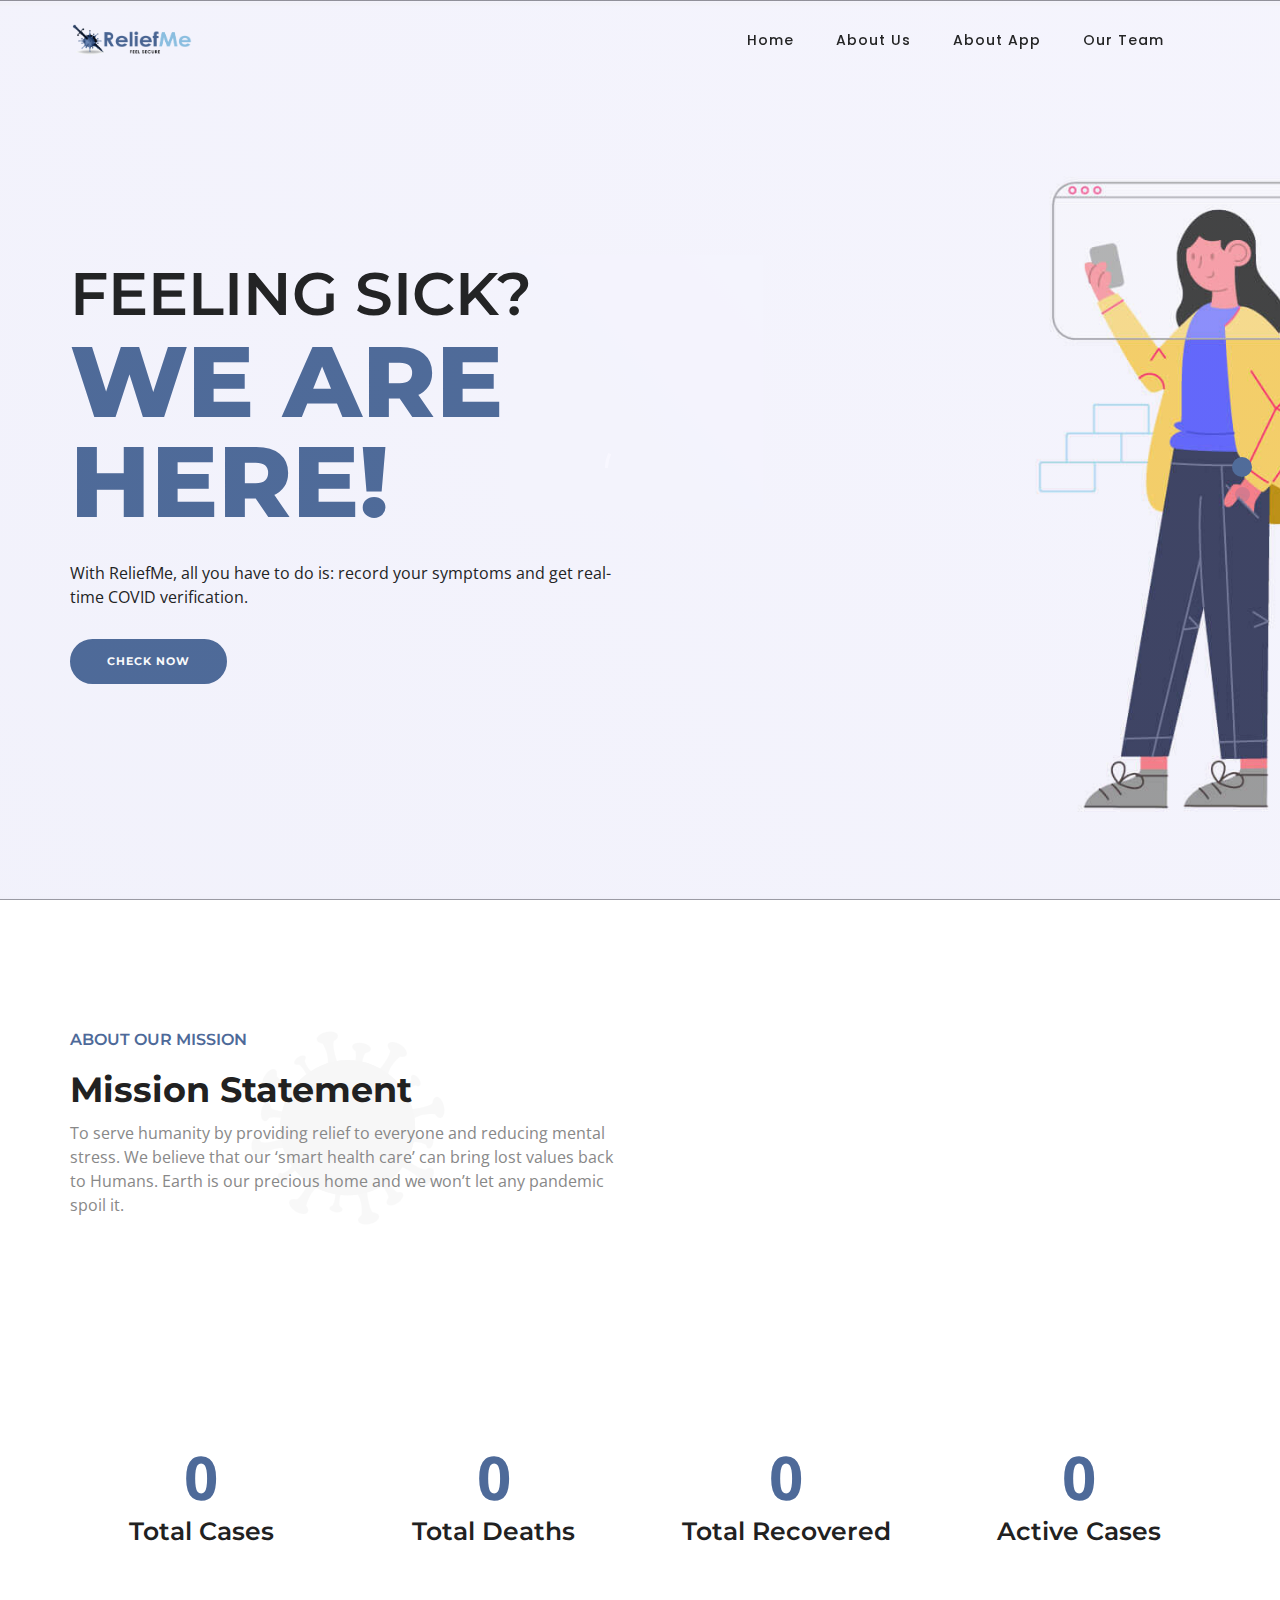
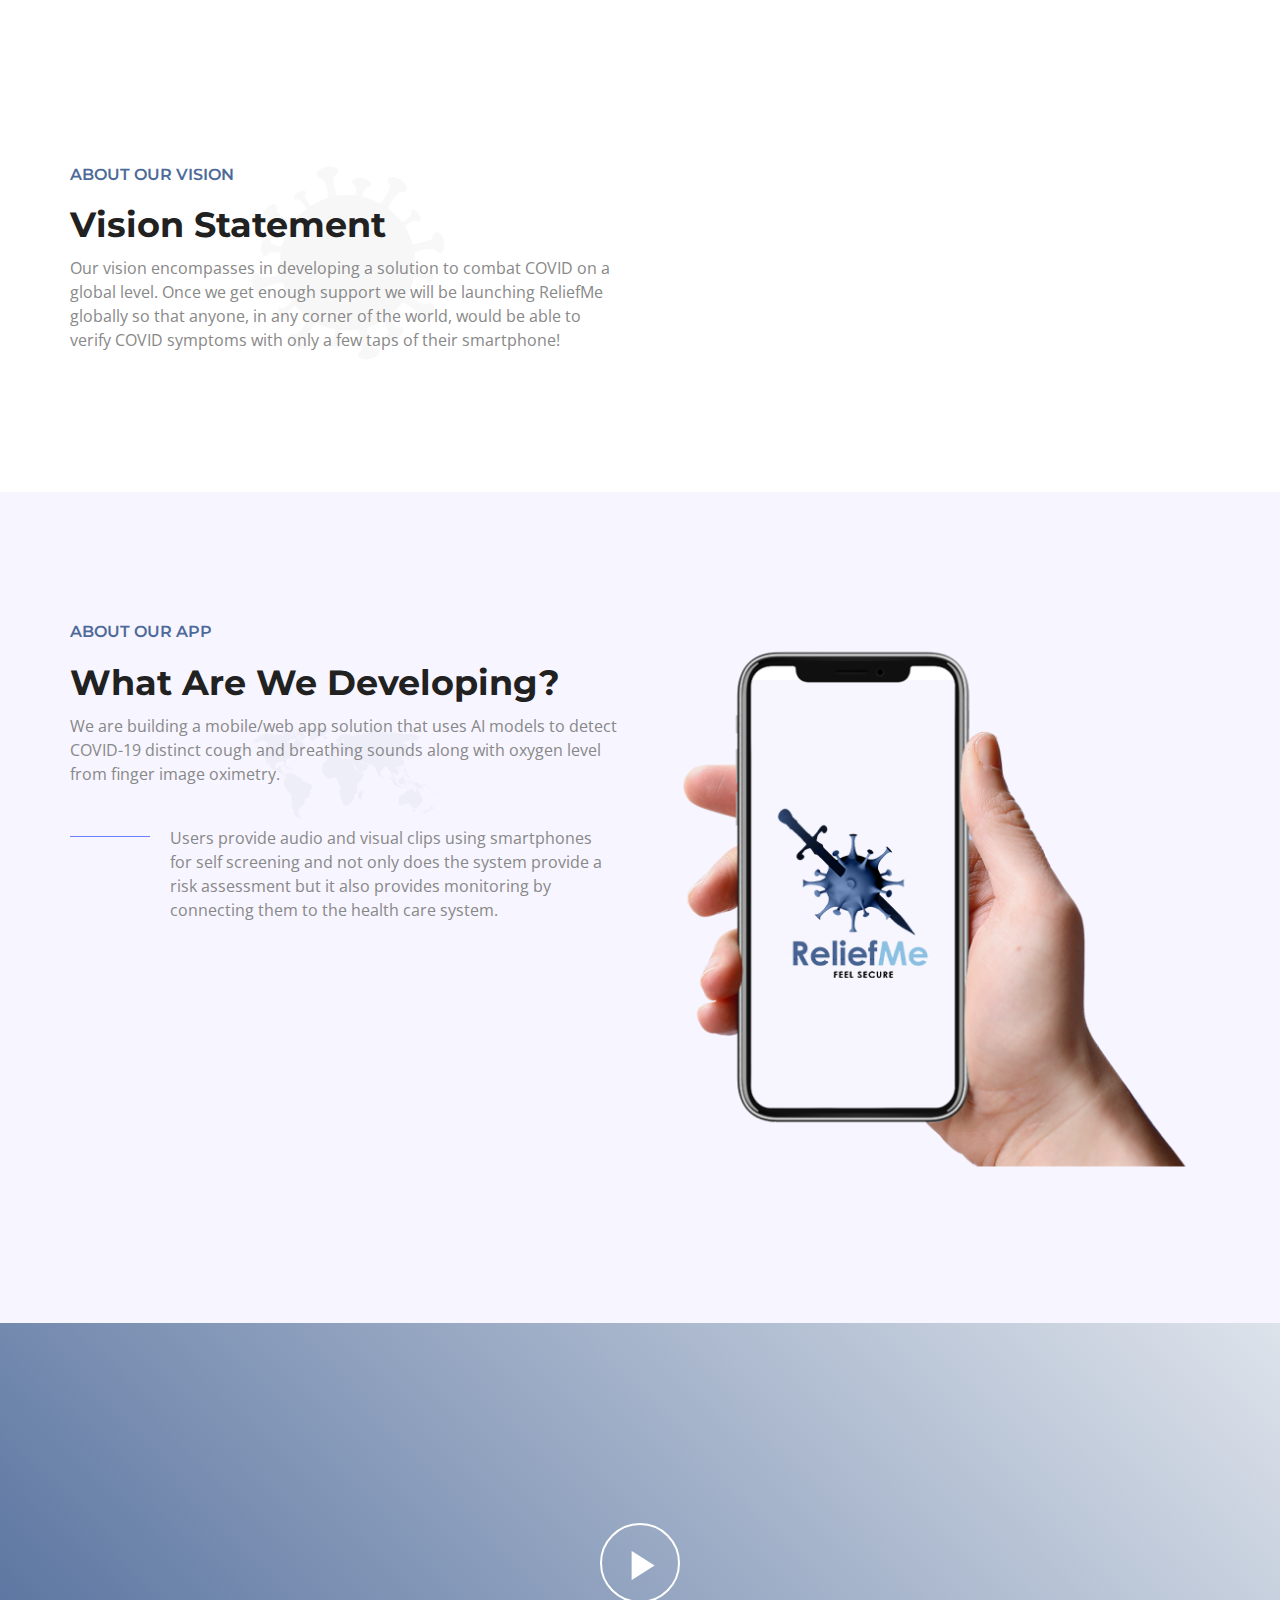
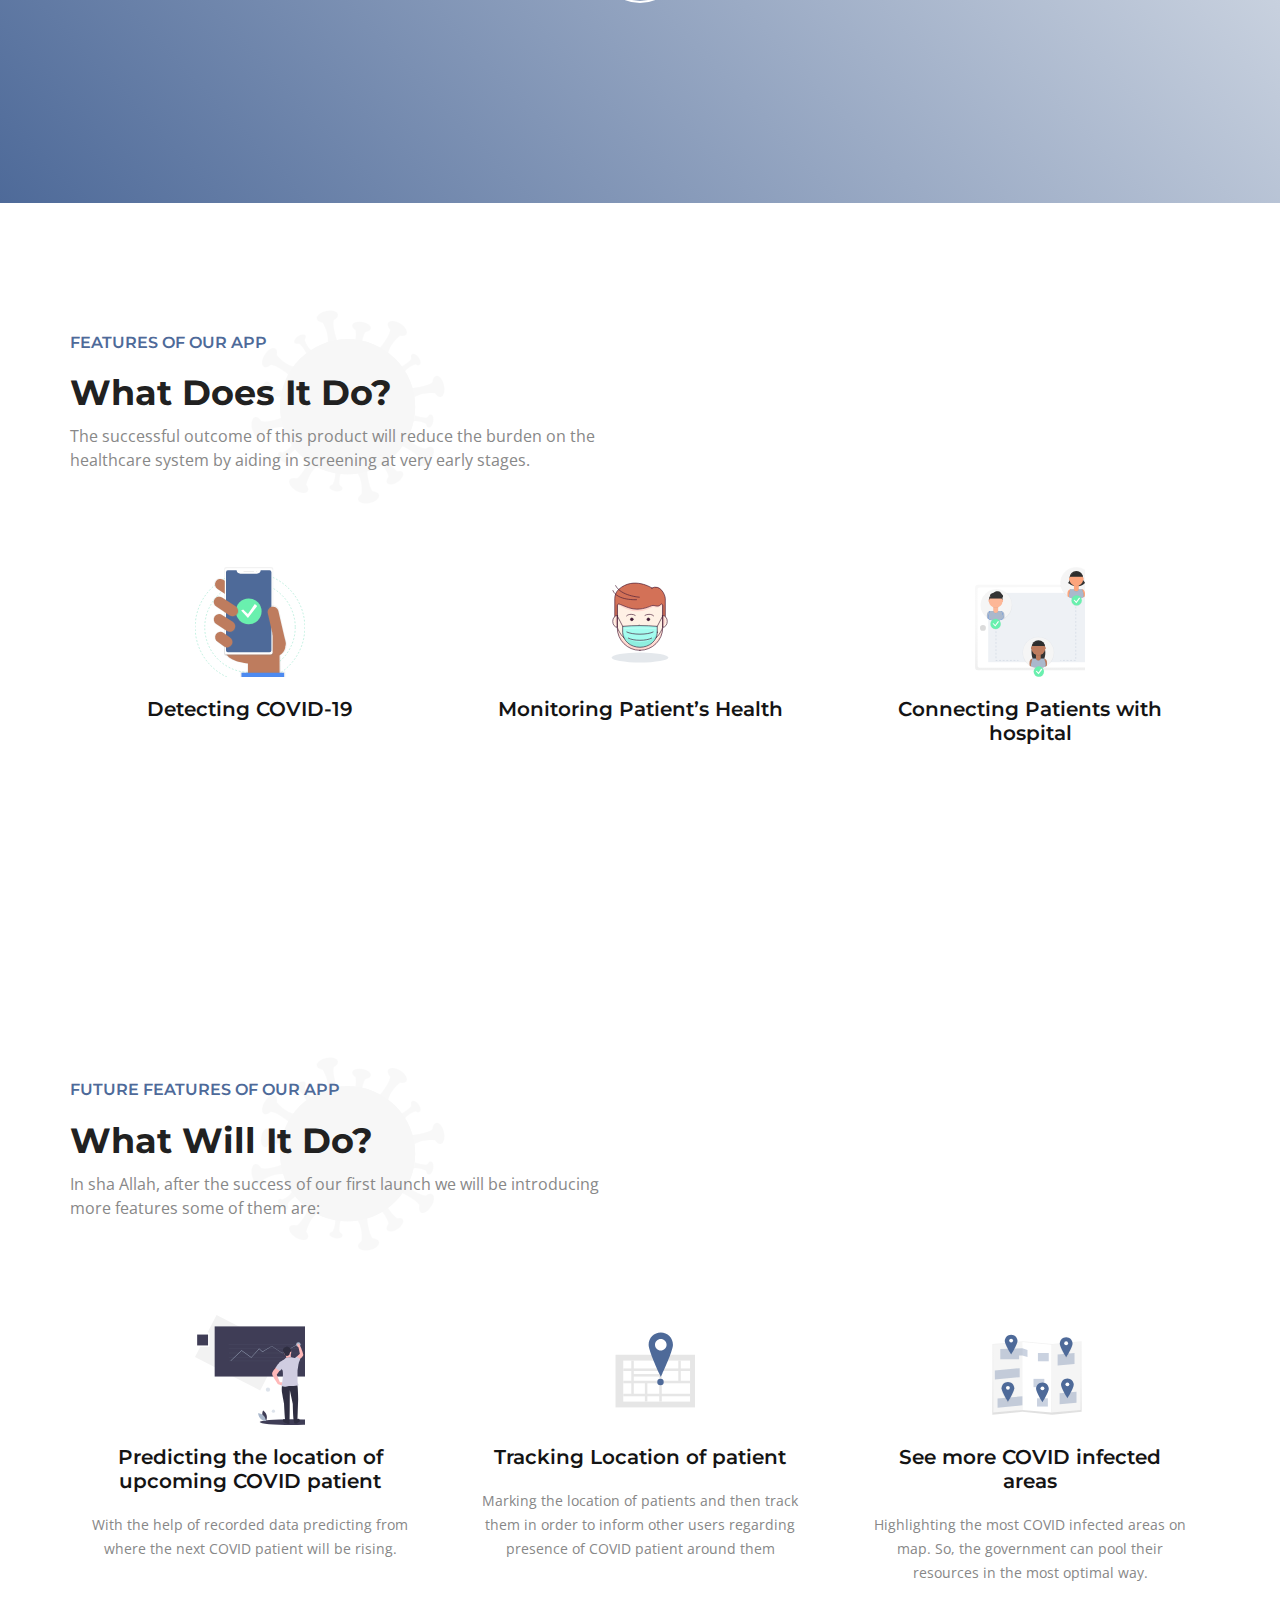
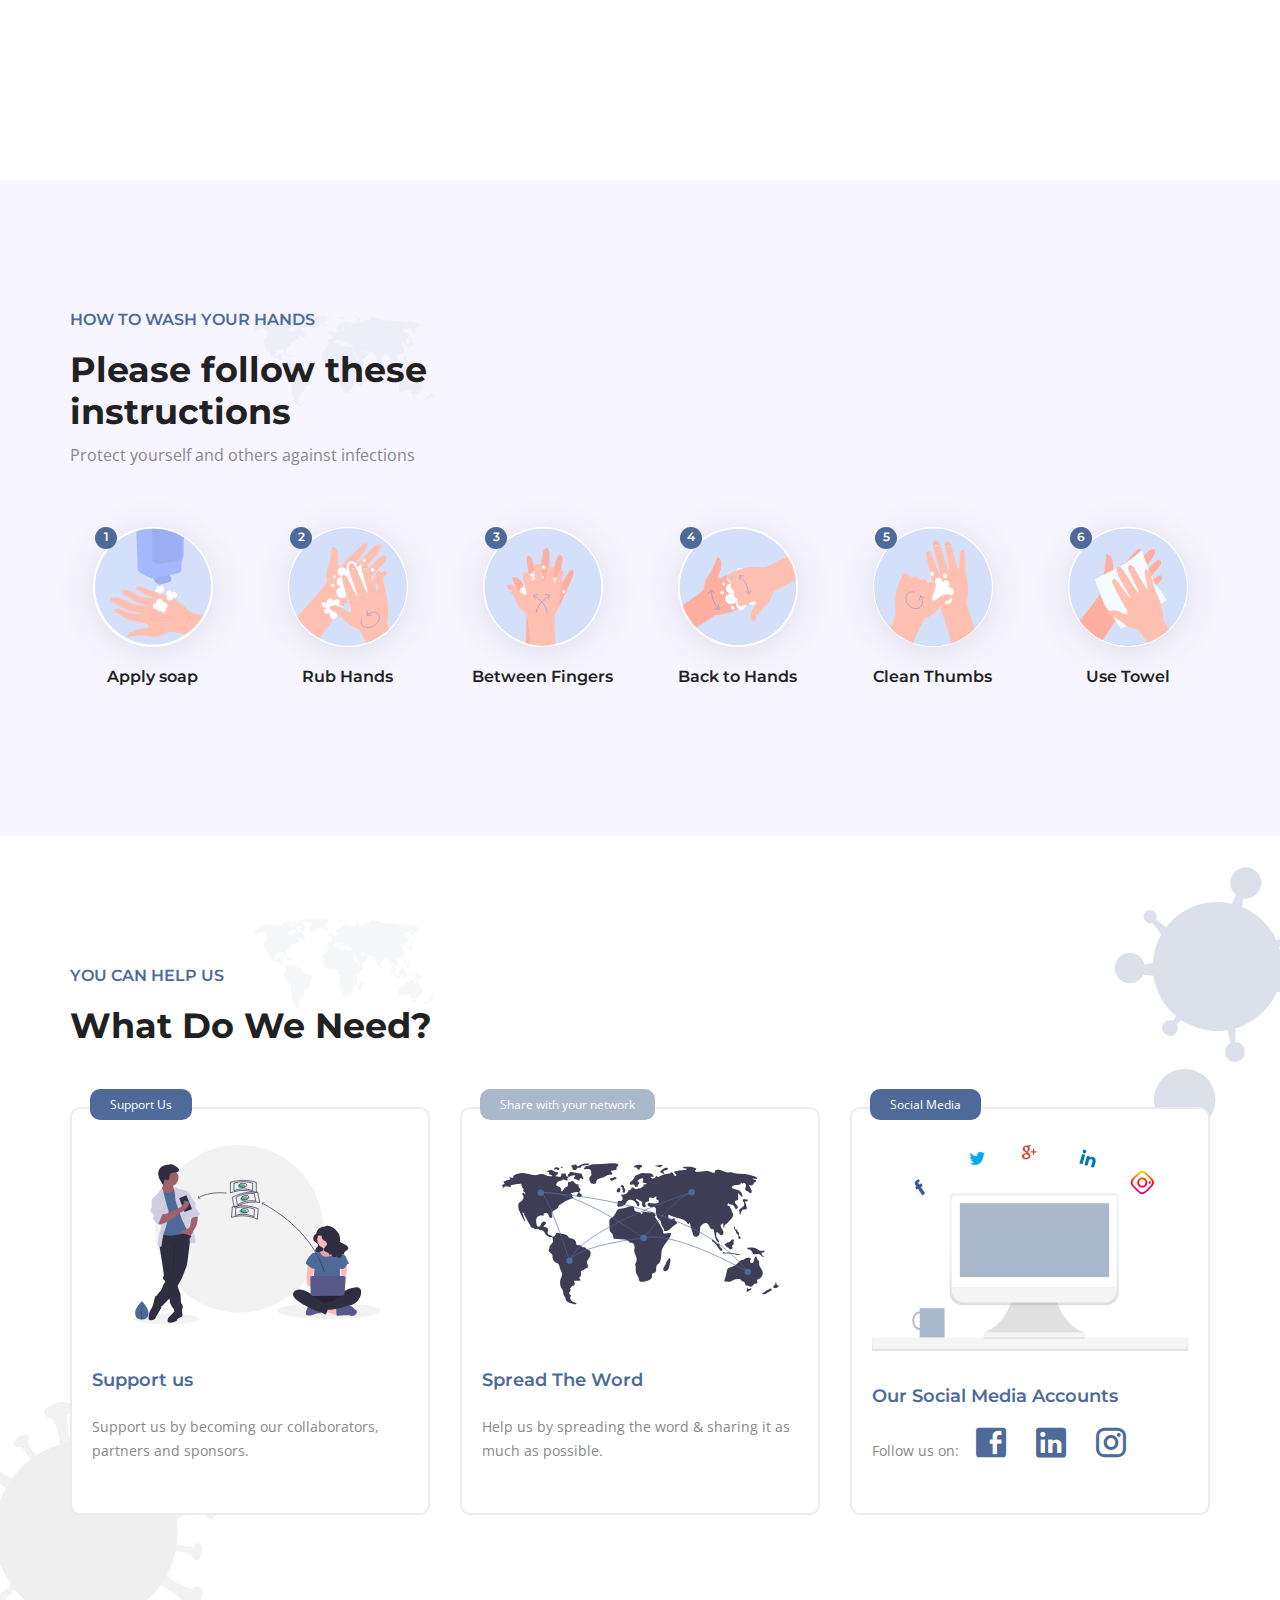
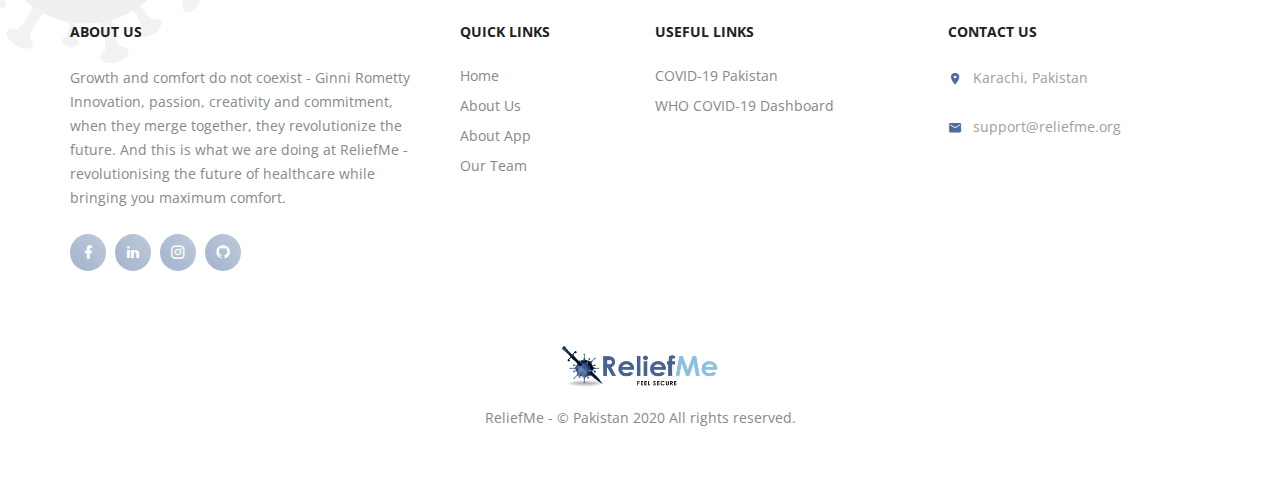
<file: index.html>
<!DOCTYPE html>
<html lang="en">

<head>
  <meta charset="utf-8">
  <meta name="viewport" content="width=device-width, initial-scale=1">
  <meta http-equiv="X-UA-Compatible" content="IE=edge">
  <title>ReliefMe | Home</title>

  <link rel="shortcut icon" href="assets/images/iconified/favicon.ico" type="image/x-icon" />
  <link rel="apple-touch-icon" href="assets/images/iconified/apple-touch-icon.png" />
  <link rel="apple-touch-icon" sizes="57x57" href="assets/images/iconified/apple-touch-icon-57x57.png" />
  <link rel="apple-touch-icon" sizes="72x72" href="assets/images/iconified/apple-touch-icon-72x72.png" />
  <link rel="apple-touch-icon" sizes="76x76" href="assets/images/iconified/apple-touch-icon-76x76.png" />
  <link rel="apple-touch-icon" sizes="114x114" href="assets/images/iconified/apple-touch-icon-114x114.png" />
  <link rel="apple-touch-icon" sizes="120x120" href="assets/images/iconified/apple-touch-icon-120x120.png" />
  <link rel="apple-touch-icon" sizes="144x144" href="assets/images/iconified/apple-touch-icon-144x144.png" />
  <link rel="apple-touch-icon" sizes="152x152" href="assets/images/iconified/apple-touch-icon-152x152.png" />
  <link rel="apple-touch-icon" sizes="180x180" href="assets/images/iconified/apple-touch-icon-180x180.png" />
  <link rel="stylesheet" href="assets/css/master.css">
  <link rel="stylesheet" href="assets/css/responsive.css">
</head>

<body>

  <!--=== Loader Start ======-->
  <div id="loader-overlay">
    <div class="loader">
      <div class="loader-inner"></div>
    </div>
  </div>
  <!--=== Loader End ======-->

  <!--=== Wrapper Start ===-->
  <div class="wrapper">

    <!--=== Header Start ===-->
    <nav class="navbar navbar-default navbar-fixed navbar-transparent white bootsnav on no-full">
      <div class="container">
        <!--=== Start Header Navigation ===-->
        <div class="navbar-header">
          <button type="button" class="navbar-toggle" data-toggle="collapse" data-target="#navbar-menu"> <i
              class="mdi mdi-menu"></i> </button>
          <div class="logo"> <a href="index.html"> <img class="logo logo-display" src="assets/images/logo-black.png"
                alt=""> <img class="logo logo-scrolled" src="assets/images/logo-black.png" alt=""> </a> </div>
        </div>
        <!--=== End Header Navigation ===-->

        <!--=== Collect the nav links, forms, and other content for toggling ===-->
        <div class="collapse navbar-collapse" id="navbar-menu">
          <ul class="nav navbar-nav navbar-right" data-in="fadeIn" data-out="fadeOut">
            <li><a class="page-scroll" href="#home">Home</a></li>
            <li><a class="page-scroll" href="#about">About Us</a></li>
            <li><a class="page-scroll" href="#app">About App</a></li>
            <li><a class="page-scroll" href="team.html">Our Team</a></li>
          </ul>
        </div>
        <!--=== /.navbar-collapse ===-->
      </div>
    </nav>
    <!--=== Header End ===-->

    <!--=== Hero Slider Start ===-->

    <section class="home-slider" id="home">
      <div class="default-slider slick">
        <div class="slide">
          <div class="slide-img parallax-effect"
            style="background:url(assets/images/slides/home-bg-1.jpg) center center / cover scroll no-repeat;"></div>
          <div class="hero-text-wrap">
            <div class="hero-text">
              <div class="container">
                <div class="row">
                  <div class="col-md-6">
                    <h3 class="upper-case dark-color font-600">Feeling sick?</h3>
                    <h1 class="upper-case font-800 steelblue-color"> We are here!</h1>
                    <p class="dark-color">With ReliefMe, all you have to do is: record your symptoms and get real-time
                      COVID verification.</p>
                    <p class="text-left mt-30"><a class="btn btn-color btn-steelblue btn-circle btn-md"
                        href="https://predict.reliefme.org/">Check Now</a>
                    </p>
                  </div>
                </div>
              </div>
            </div>
          </div>
        </div>
        <div class="slide">
          <div class="slide-img parallax-effect"
            style="background:url(assets/images/slides/home-bg-2.jpg) center center / cover scroll no-repeat;"></div>
          <div class="hero-text-wrap">
            <div class="hero-text">
              <div class="container">
                <div class="row">
                  <div class="col-md-7">
                    <h3 class="upper-case dark-color font-600">Stay Indoors!</h3>
                    <h1 class="upper-case font-800 lightblue-color">Covid 19</h1>
                    <p class="dark-color">Why go out? While ReliefMe is here to help you and monitor your health.</p>
                    <p class="text-left mt-30"><a href="#prevent"
                        class="btn btn-color btn-lightblue btn-circle btn-md page-scroll">Prevent Now</a>
                    </p>
                  </div>
                </div>
              </div>
            </div>
          </div>
        </div>
      </div>
    </section>

    <!--=== Hero Slider End ===-->

    <!--=== Welcome Start ===-->
    <section id="about">
      <div class="container">
        <div class="row">
          <div class="col-md-6 heading-style-one box-title-two text-left">
            <h6 class="steelblue-color text-uppercase">About our Mission</h6>
            <h2><span class="font-700">Mission Statement</h2>
            <p>To serve humanity by providing relief to everyone and reducing mental stress. We believe that our ‘smart
              health care’ can bring lost values back to Humans. Earth is our precious home and we won’t let any
              pandemic spoil it.</p>
          </div>
        </div>
      </div>
    </section>
    <!--=== Welcome End ===-->

    <!--=== Counter Start ===-->
    <section class="parallax-bg fixed-bg pt-70 pb-70" data-stellar-background-ratio="0.2"
      style="background-image: url(assets/images/background/pattern-parallax.jpg);">
      <div class="container">
        <div class="row">
          <div class="col-md-3 col-sm-6">
            <div class="counter-wrap">
              <h2><span id="total-cases">0</span></h2>
              <h3>Total Cases</h3>
            </div>
          </div>
          <div class="col-md-3 col-sm-6">
            <div class="counter-wrap">
              <h2><span id="total-deaths">0</span></h2>
              <h3>Total Deaths</h3>
            </div>
          </div>
          <div class="col-md-3 col-sm-6">
            <div class="counter-wrap">
              <h2><span id="total-recovered">0</span></h2>
              <h3>Total Recovered</h3>
            </div>
          </div>
          <div class="col-md-3 col-sm-6">
            <div class="counter-wrap">
              <h2><span id="active-cases">0</span></h2>
              <h3>Active Cases</h3>
            </div>
          </div>
        </div>
      </div>
    </section>
    <!--=== Counter End ===-->

    <!--=== Transmission Start ===-->
    <section>
      <div class="container">
        <div class="row">
          <div class="col-md-6 heading-style-one box-title-two text-left">
            <h6 class="steelblue-color text-uppercase">About our vision</h6>
            <h2><span class="font-700">Vision Statement</h2>
            <p>Our vision encompasses in developing a solution to combat COVID on a global level. Once we get enough
              support we will be launching ReliefMe globally so that anyone, in any corner of the world, would be able
              to verify COVID symptoms with only a few taps of their smartphone!</p>
          </div>
        </div>
      </div>
    </section>
    <!--=== Transmission End ===-->

    <!--=== Symptoms Start ===-->
    <section class="light-bg" id="app">
      <div class="container">
        <div class="row">
          <div class="col-md-6 heading-style-one box-title">
            <h6 class="default-color text-uppercase">About our app</h6>
            <h2><span class="font-700">What Are We Developing?</span></h2>
            <p>We are building a mobile/web app solution that uses AI models to detect COVID-19 distinct cough and
              breathing sounds along with oxygen level from finger image oximetry. </p>
            <div class="welcome-style-two mt-30">
              <div class="thin-border-purple thin-borders pull-left"></div>
              <p class="pull-left">Users provide audio and visual clips using smartphones for self screening and not
                only does the system provide a risk assessment but it also provides monitoring by connecting them to the
                health care system.</p>
            </div>
          </div>
          <div class="col-md-6">
            <img class="img-responsive symptom-img" src="assets/images/smartphone.png" alt="smartphone" />
          </div>
        </div>
      </div>
    </section>
    <!--=== App End ===-->

    <!--=== Video Start ===-->
    <section class="parallax-bg fixed-bg pt-200 pb-200"
      style="background-image: url(assets/images/background/parallax-bg.jpg);">
      <div class="gradient-overlay"></div>
      <div class="container">
        <div class="row">
          <div class="col-md-2 col-md-offset-5">
            <div class="center-layout">
              <div class="v-align-middle"> <a class="popup-youtube" href="./assets/images/ReliefME-VIDEO.mp4">
                  <div class="play-button"><i class="eicon mdi mdi-play"></i> </div>
                </a> </div>
            </div>
          </div>
        </div>
      </div>
    </section>
    <!--=== Video End ===-->

    <!--=== Prevention Start ===-->
    <section id="Prevention">
      <div class="container">
        <div class="row">
          <div class="col-md-6 heading-style-one box-title-two text-left">
            <h6 class="steelblue-color text-uppercase">Features of our app</h6>
            <h2><span class="font-700">What Does It Do?</h2>
            <p>The successful outcome of this product will reduce the burden on the healthcare system by aiding in
              screening at very early stages.</p>
          </div>
        </div>

        <div class="row mt-50">
          <div class="col-md-4 main-service-box text-center col-sm-4 feature-box">
            <i class="detect-virus-icon img-icon big-icon"></i>
            <h4>Detecting COVID-19</h4>
          </div>
          <div class="col-md-4 main-service-box text-center col-sm-4 feature-box">
            <i class="mask-wear-icon img-icon big-icon"></i>
            <h4>Monitoring Patient’s Health</h4>
          </div>
          <div class="col-md-4 main-service-box text-center col-sm-4 feature-box">
            <i class="connected-people-icon img-icon big-icon"></i>
            <h4>Connecting Patients with hospital</h4>
          </div>
        </div>

      </div>
    </section>
    <!--=== Prevention End ===-->

    <!--Future Features-->
    <section id="">
      <div class="container">
        <div class="row">
          <div class="col-md-6 heading-style-one box-title-two text-left">
            <h6 class="steelblue-color text-uppercase">Future features of our app</h6>
            <h2><span class="font-700">What Will It Do?</h2>
            <p>In sha Allah, after the success of our first launch we will be introducing more features some of them
              are:
            </p>
          </div>
        </div>

        <div class="row mt-50">
          <div class="col-md-4 main-service-box text-center col-sm-4 feature-box">
            <i class="predict-location-icon img-icon big-icon"></i>
            <h4>Predicting the location of upcoming COVID patient</h4>
            <p>With the help of recorded data predicting from where the next COVID patient will be rising.</p>
          </div>
          <div class="col-md-4 main-service-box text-center col-sm-4 feature-box">
            <i class="location-tracking-icon img-icon big-icon"></i>
            <h4>Tracking Location of patient</h4>
            <p>Marking the location of patients and then track them in order to inform other users regarding presence of
              COVID patient around them</p>
          </div>
          <div class="col-md-4 main-service-box text-center col-sm-4 feature-box">
            <i class="patient-areas-icon img-icon big-icon"></i>
            <h4>See more COVID infected areas</h4>
            <p>Highlighting the most COVID infected areas on map. So, the government can pool their resources in the
              most
              optimal way.</p>
          </div>
        </div>

      </div>
    </section>


    <!--=== Hand Wash Start ===-->
    <section class="light-bg" id="prevent">
      <div class="container">
        <div class="row">
          <div class="col-md-6 heading-style-one box-title">
            <h6 class="default-color text-uppercase">How to wash your hands</h6>
            <h2><span class="font-700">Please follow these instructions</span></h2>
            <p>Protect yourself and others against infections</p>
          </div>
        </div>

        <div class="row mt-30">
          <div class="col-md-2 text-center col-sm-4">
            <div class="box-wrap">
              <span>1</span>
              <div class="img-wrp"><img class="img-responsive" src="assets/images/step-1.svg" alt="step-1"></div>
              <h4>Apply soap</h4>
            </div>
          </div>

          <div class="col-md-2 main-service-box-3 text-center col-sm-4">
            <div class="box-wrap">
              <span>2</span>
              <div class="img-wrp"><img class="img-responsive" src="assets/images/step-2.svg" alt="step-2"></div>
              <h4>Rub Hands</h4>
            </div>
          </div>

          <div class="col-md-2 main-service-box-3 text-center col-sm-4">
            <div class="box-wrap">
              <span>3</span>
              <div class="img-wrp"><img class="img-responsive" src="assets/images/step-3.svg" alt="step-3"></div>
              <h4>Between Fingers</h4>
            </div>
          </div>

          <div class="col-md-2 main-service-box-3 text-center col-sm-4">
            <div class="box-wrap">
              <span>4</span>
              <div class="img-wrp"><img class="img-responsive" src="assets/images/step-4.svg" alt="step-4"></div>
              <h4>Back to Hands</h4>
            </div>
          </div>

          <div class="col-md-2 main-service-box-3 text-center col-sm-4">
            <div class="box-wrap">
              <span>5</span>
              <div class="img-wrp"><img class="img-responsive" src="assets/images/step-5.svg" alt="step-5"></div>
              <h4>Clean Thumbs</h4>
            </div>
          </div>

          <div class="col-md-2 main-service-box-3 text-center col-sm-4">
            <div class="box-wrap">
              <span>6</span>
              <div class="img-wrp"><img class="img-responsive" src="assets/images/step-6.svg" alt="step-6"></div>
              <h4>Use Towel</h4>
            </div>
          </div>

        </div>
      </div>
    </section>
    <!--=== Hand Wash End ===-->

    <!--=== Donate Start ===-->
    <section class="pb-0" id="donate">
      <div class="virus-box-1 shapes" data-opacity="0.2"></div>
      <div class="virus-box-2 shapes" data-opacity="0.2"></div>
      <div class="container">
        <div class="row">
          <div class="col-md-6 heading-style-one box-title">
            <h6 class="default-color text-uppercase">You can help Us</h6>
            <h2><span class="font-700">What Do We Need?</span></h2>
          </div>
        </div>
        <!--== Post Start ==-->
        <div class="row mt-50">
          <div class="col-md-4">
            <div class="post">
              <div class="post-img"> <img class="img-responsive" src="assets/images/transfer_money.svg" alt="" /> </div>
              <div class="post-info">
                <h3><a>Support us</a></h3>
                <p>Support us by becoming our collaborators, partners and sponsors.</p>
                <div class="date steelblue-color">Support Us</div>
              </div>
            </div>
          </div>
          <!--=== Post End ===-->

          <div class="col-md-4">
            <div class="post">
              <div class="post-img"> <img class="img-responsive" src="assets/images/connected_world.svg" alt="" />
              </div>
              <div class="post-info">
                <h3><a>Spread The Word</a></h3>
                <p>Help us by spreading the word & sharing it as much as
                  possible.</p>
                <div class="date lightblue-color">Share with your network</div>
              </div>
            </div>
          </div>


          <div class="col-md-4">
            <div class="post">
              <div class="post-img"> <img class="img-responsive" src="assets/images/social_media.svg" alt="" /> </div>
              <div class="post-info">
                <h3><a>Our Social Media Accounts</a></h3>
                <p>
                  Follow us on:
                  <a href="https://www.facebook.com/reliefmeorg/" target="_blank"><i
                      class="mdi mdi-facebook-box mdi-36px" style="margin: 0 10px"></i></a>
                  <a href="https://www.linkedin.com/company/reliefmeorg/" target="_blank"><i
                      class="mdi mdi-linkedin-box mdi-36px" style="margin: 0 10px"></i></a>
                  <a href="https://www.instagram.com/reliefmeorg/" target="_blank"><i class="mdi mdi-instagram mdi-36px"
                      style="margin: 0 10px"></i></a>
                </p>
                <div class="date steelblue-color">Social Media</div>

              </div>
            </div>
          </div>
          <!--=== Post End ===-->

        </div>
      </div>
    </section>
    <!--=== Donate End ===-->

    <!--=== Footer Start ===-->
    <footer class="footer">
      <div class="footer-main">
        <div class="container">
          <div class="row">
            <div class="col-sm-6 col-md-4">
              <div class="widget widget-links">
                <h5 class="widget-title">About Us</h5>
                <div class="footer-about">
                  <p>Growth and comfort do not coexist - Ginni Rometty
                    Innovation, passion, creativity and commitment, when they merge together, they revolutionize the
                    future. And this is what we are doing at ReliefMe - revolutionising the future of healthcare while
                    bringing you maximum comfort.</p>
                  <ul class="social-media">
                    <li><a href="https://www.facebook.com/ReliefMe-100286065038217" target="_blank"
                        class="mdi mdi-facebook"></a></li>
                    <li><a href="https://www.linkedin.com/company/reliefmeorg/" target="_blank"
                        class="mdi mdi-linkedin"></a></li>
                    <li><a href="https://www.instagram.com/reliefmeorg/" target="_blank" class="mdi mdi-instagram"></a>
                    </li>
                    <li><a href="https://github.com/ReliefMe" target="_blank" class="mdi mdi-github-circle"></a></li>
                  </ul>
                </div>
              </div>
            </div>
            <div class="col-sm-6 col-md-2">
              <div class="widget widget-links">
                <h5 class="widget-title">Quick Links</h5>
                <ul>
                  <li><a class="page-scroll" href="#home">Home</a></li>
                  <li><a class="page-scroll" href="#about">About Us</a></li>
                  <li><a class="page-scroll" href="#app">About App</a></li>
                  <li><a class="page-scroll" href="team.html">Our Team</a></li>
                </ul>
              </div>
            </div>
            <div class="col-sm-6 col-md-3">
              <div class="widget widget-links">
                <h5 class="widget-title">Useful Links</h5>
                <ul>
                  <li><a href="http://covid.gov.pk/" target="_blank">COVID-19 Pakistan</a></li>
                  <li><a href="https://covid19.who.int/" target="_blank">WHO COVID-19 Dashboard</a></li>
                </ul>
              </div>
            </div>
            <div class="col-sm-6 col-md-3">
              <div class="widget widget-text">
                <h5 class="widget-title">Contact Us</h5>
                <ul class="footer-contact">
                  <li><i class="mdi mdi-map-marker"></i>
                    <p>Karachi, Pakistan</p>
                  </li>
                  <li><i class="mdi mdi-email"></i>
                    <p><a href="#">support@reliefme.org</a></p>
                  </li>
                </ul>
              </div>
            </div>
          </div>
        </div>
      </div>
      <div class="footer-copyright">
        <div class="container">
          <div class="row">
            <div class="col-md-2 col-md-offset-5">
              <div class="logo-footer"><a href="index.html"><img class="img-responsive"
                    src="assets/images/logo-footer.png" alt="chaos-logo" /></a></div>
            </div>
          </div>
          <div class="row">
            <div class="col-md-12">
              <div class="copy-right">ReliefMe - © Pakistan 2020 All rights reserved.</div>
            </div>
          </div>

        </div>
      </div>
    </footer>
    <!--=== Footer End ===-->

  </div>
  <!--=== Wrapper End ===-->

<!-- Global site tag (gtag.js) - Google Analytics -->
  <script async src="https://www.googletagmanager.com/gtag/js?id=UA-168900479-1"></script>
  <script>
    window.dataLayer = window.dataLayer || [];
    function gtag(){dataLayer.push(arguments);}
    gtag('js', new Date());

    gtag('config', 'UA-168900479-1');
  </script>

  <!--=== Javascript Plugins ===-->
  <script src="assets/js/jquery.min.js"></script>
  <script src="assets/js/plugins.js"></script>
  <script src="assets/js/master.js"></script>
  <!--=== Javascript Plugins End ===-->


  <!--==Custom JS==-->
  <script src="assets/js/app.js"></script>

</body>

</html>
</file>
<file: assets/css/master.css>
/*
====================================
[ CSS TABLE CONTENT ]
------------------------------------
    1.0 - General
    2.0 - Typography
    3.0 - Global Style
    4.0 - Navigation
    5.0 - Search Box
    6.0 - Page Title Section
    7.0 - Slider Section
    8.0 - Creative Section
    9.0 - Recent Project Section
    9.1 - Overlay and hover effect
    10.0 - Magnific Popup CSS
    11.0 - Feature Section
    12.0 - About Section
    13.0 - Counter Section
    14.0 - Team Section
    15.0 - Video Section
    16.0 - Service Section
    17.0 - Process Section
    18.0 - Portfolio Section
    19.0 - Portfolio Single Page
    20.0 - Partner Section
    21.0 - Case study section
    22.0 - Map Section
    23.0 - Contact Section
    24.0 - Footer Section
    25.0 - Preloader
    26.0 - Homepage Two
    27.0 - Homepage Three
    28.0 - About us Page
    29.0 - About us page two
    30.0 - Blog Page
    31.0 - Blog Page Version Two
    32.0 - Full Width Section
    33.0 - Call to action section
    34.0 - Client Testimonial Style
    35.0 - Parallax Homepage
    36.0 - Contact Page
    37.0 - 404 page
    38.0 - Slick slider customization
-------------------------------------
[ END CSS TABLE CONTENT ]
=====================================
*/

/* =============================================
            	Theme Reset Style
============================================= */
@import url('https://fonts.googleapis.com/css?family=Lato:300,400,700,900|Montserrat:100,200,300,400,600,700,800,900|Open+Sans:400,700|Poppins:400,500');
@import url("bootstrap.min.css");
@import url("custom-icons.min.css");
@import url("theme-icons.min.css");
@import url("cubeportfolio.css");
@import url("bootsnav.css");
@import url("slick.css");
@import url("animate.css");

*:after,
*:before,
p a,
a,
.team-memberpic img,
.team-memberpic figcaption,
.postimg figcaption,
.team-memberinfo,
.theme-btn,
.gallery-filter li,
#contactForm input,
#contactForm textarea,
.theme-btn-white,
.navbar-nav li a,
#back-to-top,
.client-logo img,
.icon-view code,
.box-shadow-hover,
ul#portfolio-filter li,
#product-slider .slick-prev i,
#product-slider .slick-next i,
.portfolio .folio-overlay,
.team-member-container .member-caption,
.product-wrap .product-caption,
.main-service-box,
.testimonial .slick-dots li button,
.testimonial-two .slick-dots li button,
.img-icon,
.pricing-box:hover h4,
.pricing-box:hover h2,
.pricing-box:hover ul li,
.blog-grid-slider .slick-prev,
.blog-grid-slider .slick-next {
  -webkit-transition: all 300ms ease-in-out;
  -moz-transition: all 300ms ease-in-out;
  -ms-transition: all 300ms ease-in-out;
  -o-transition: all 300ms ease-in-out;
  transition: all 300ms ease-in-out;
}

/* Keyframes */
/*empty*/
@-webkit-keyframes empty {
  0% {
    opacity: 1
  }
}

@-moz-keyframes empty {
  0% {
    opacity: 1
  }
}

@keyframes empty {
  0% {
    opacity: 1
  }
}

@-webkit-keyframes fadeIn {
  0% {
    opacity: 0;
  }

  100% {
    opacity: 1;
  }
}

@-moz-keyframes fadeIn {
  0% {
    opacity: 0;
  }

  100% {
    opacity: 1;
  }
}

@keyframes fadeIn {
  0% {
    opacity: 0;
  }

  100% {
    opacity: 1;
  }
}

@-webkit-keyframes fadeOut {
  0% {
    opacity: 1;
  }

  100% {
    opacity: 0;
  }
}

@-moz-keyframes fadeOut {
  0% {
    opacity: 1;
  }

  100% {
    opacity: 0;
  }
}

@keyframes fadeOut {
  0% {
    opacity: 1;
  }

  100% {
    opacity: 0;
  }
}

@-webkit-keyframes backSlideOut {
  25% {
    opacity: .5;
    -webkit-transform: translateZ(-500px);
  }

  75% {
    opacity: .5;
    -webkit-transform: translateZ(-500px) translateX(-200%);
  }

  100% {
    opacity: .5;
    -webkit-transform: translateZ(-500px) translateX(-200%);
  }
}

@-moz-keyframes backSlideOut {
  25% {
    opacity: .5;
    -moz-transform: translateZ(-500px);
  }

  75% {
    opacity: .5;
    -moz-transform: translateZ(-500px) translateX(-200%);
  }

  100% {
    opacity: .5;
    -moz-transform: translateZ(-500px) translateX(-200%);
  }
}

@keyframes backSlideOut {
  25% {
    opacity: .5;
    transform: translateZ(-500px);
  }

  75% {
    opacity: .5;
    transform: translateZ(-500px) translateX(-200%);
  }

  100% {
    opacity: .5;
    transform: translateZ(-500px) translateX(-200%);
  }
}

@-webkit-keyframes backSlideIn {

  0%,
  25% {
    opacity: .5;
    -webkit-transform: translateZ(-500px) translateX(200%);
  }

  75% {
    opacity: .5;
    -webkit-transform: translateZ(-500px);
  }

  100% {
    opacity: 1;
    -webkit-transform: translateZ(0) translateX(0);
  }
}

@-moz-keyframes backSlideIn {

  0%,
  25% {
    opacity: .5;
    -moz-transform: translateZ(-500px) translateX(200%);
  }

  75% {
    opacity: .5;
    -moz-transform: translateZ(-500px);
  }

  100% {
    opacity: 1;
    -moz-transform: translateZ(0) translateX(0);
  }
}

@keyframes backSlideIn {

  0%,
  25% {
    opacity: .5;
    transform: translateZ(-500px) translateX(200%);
  }

  75% {
    opacity: .5;
    transform: translateZ(-500px);
  }

  100% {
    opacity: 1;
    transform: translateZ(0) translateX(0);
  }
}

@-webkit-keyframes scaleToFade {
  to {
    opacity: 0;
    -webkit-transform: scale(.8);
  }
}

@-moz-keyframes scaleToFade {
  to {
    opacity: 0;
    -moz-transform: scale(.8);
  }
}

@keyframes scaleToFade {
  to {
    opacity: 0;
    transform: scale(.8);
  }
}

@-webkit-keyframes goDown {
  from {
    -webkit-transform: translateY(-100%);
  }
}

@-moz-keyframes goDown {
  from {
    -moz-transform: translateY(-100%);
  }
}

@keyframes goDown {
  from {
    transform: translateY(-100%);
  }
}

@-webkit-keyframes scaleUpFrom {
  from {
    opacity: 0;
    -webkit-transform: scale(1.5);
  }
}

@-moz-keyframes scaleUpFrom {
  from {
    opacity: 0;
    -moz-transform: scale(1.5);
  }
}

@keyframes scaleUpFrom {
  from {
    opacity: 0;
    transform: scale(1.5);
  }
}

@-webkit-keyframes scaleUpTo {
  to {
    opacity: 0;
    -webkit-transform: scale(1.5);
  }
}

@-moz-keyframes scaleUpTo {
  to {
    opacity: 0;
    -moz-transform: scale(1.5);
  }
}

@keyframes scaleUpTo {
  to {
    opacity: 0;
    transform: scale(1.5);
  }
}

@-webkit-keyframes scaleIn {
  from {
    -webkit-transform: translateY(-50%) scale(0);
  }

  to {
    -webkit-transform: translateY(-50%) scale(1);
  }
}

@-moz-keyframes scaleIn {
  from {
    -moz-transform: translateY(-50%) scale(0);
  }

  to {
    -moz-transform: translateY(-50%) scale(1);
  }
}

@keyframes scaleIn {
  from {
    -webkit-transform: translateY(-50%) scale(0);
    -moz-transform: translateY(-50%) scale(0);
    -ms-transform: translateY(-50%) scale(0);
    -o-transform: translateY(-50%) scale(0);
    transform: translateY(-50%) scale(0);
  }

  to {
    -webkit-transform: translateY(-50%) scale(1);
    -moz-transform: translateY(-50%) scale(1);
    -ms-transform: translateY(-50%) scale(1);
    -o-transform: translateY(-50%) scale(1);
    transform: translateY(-50%) scale(1);
  }
}

@-webkit-keyframes slideIn {
  from {
    opacity: 0;
    -webkit-transform: translateX(-25px);
  }

  to {
    opacity: 1;
    -webkit-transform: translateX(0);
  }
}

@-moz-keyframes slideIn {
  from {
    opacity: 0;
    -moz-transform: translateX(-25px);
  }

  to {
    opacity: 1;
    -moz-transform: translateX(0);
  }
}

@keyframes slideIn {
  from {
    opacity: 0;
    -webkit-transform: translateX(-25px);
    -moz-transform: translateX(-25px);
    -ms-transform: translateX(-25px);
    -o-transform: translateX(-25px);
    transform: translateX(-25px);
  }

  to {
    opacity: 1;
    -webkit-transform: translateX(0);
    -moz-transform: translateX(0);
    -ms-transform: translateX(0);
    -o-transform: translateX(0);
    transform: translateX(0);
  }
}

/*rgb(78,106,153)*/
/*rgb(170,184,204)*/

#loader-overlay {
  width: 100%;
  height: 100vh;
  background: rgb(161, 88, 237);
  background: -moz-linear-gradient(47deg, rgba(78, 106, 153, 1) 0%, rgba(170, 184, 204, 1) 100%);
  background: -webkit-linear-gradient(47deg, rgba(78, 106, 153, 1) 0%, rgba(170, 184, 204, 1) 100%);
  background: linear-gradient(47deg, rgba(78, 106, 153, 1) 0%, rgba(170, 184, 204, 1) 100%);
  filter: progid:DXImageTransform.Microsoft.gradient(startColorstr="#a158ed", endColorstr="#8d3fd0", GradientType=1);
  position: fixed;
  z-index: 999999;
}

.loader {
  width: 70px;
  height: 35px;
  overflow: hidden;
  position: absolute;
  top: calc(50% - 17px);
  left: calc(50% - 35px);
}

.loader-inner {
  width: 70px;
  height: 70px;
  border-style: solid;
  border-top-color: #FFF;
  border-right-color: #FFF;
  border-left-color: transparent;
  border-bottom-color: transparent;
  border-radius: 50%;
  box-sizing: border-box;
  animation: rotate 3s ease-in-out infinite;
  transform: rotate(-200deg)
}

@keyframes rotate {
  0% {
    border-width: 10px;
  }

  25% {
    border-width: 3px;
  }

  50% {
    transform: rotate(115deg);
    border-width: 10px;
  }

  75% {
    border-width: 3px;
  }

  100% {
    border-width: 10px;
  }
}



@-webkit-keyframes fadeTop {
  from {
    opacity: 0;
    -webkit-transform: translate3d(0, 10%, 0);
    transform: translate3d(0, 10%, 0);
  }

  to {
    opacity: 1;
    -webkit-transform: none;
    transform: none;
  }
}

@keyframes fadeTop {
  from {
    opacity: 0;
    -webkit-transform: translate3d(0, 10%, 0);
    transform: translate3d(0, 10%, 0);
  }

  to {
    opacity: 1;
    -webkit-transform: none;
    transform: none;
  }
}

.fadeTop {
  -webkit-animation-name: fadeTop;
  animation-name: fadeTop;
}

@-webkit-keyframes fadeLeft {
  from {
    opacity: 0;
    -webkit-transform: translate3d(-10%, 0, 0);
    transform: translate3d(-10%, 0, 0);
  }

  to {
    opacity: 1;
    -webkit-transform: none;
    transform: none;
  }
}

@keyframes fadeLeft {
  from {
    opacity: 0;
    -webkit-transform: translate3d(-10%, 0, 0);
    transform: translate3d(-10%, 0, 0);
  }

  to {
    opacity: 1;
    -webkit-transform: none;
    transform: none;
  }
}

.fadeLeft {
  -webkit-animation-name: fadeLeft;
  animation-name: fadeLeft;
}

@-webkit-keyframes fadeRight {
  from {
    opacity: 0;
    -webkit-transform: translate3d(10%, 0, 0);
    transform: translate3d(10%, 0, 0);
  }

  to {
    opacity: 1;
    -webkit-transform: none;
    transform: none;
  }
}

@keyframes fadeRight {
  from {
    opacity: 0;
    -webkit-transform: translate3d(10%, 0, 0);
    transform: translate3d(10%, 0, 0);
  }

  to {
    opacity: 1;
    -webkit-transform: none;
    transform: none;
  }
}

.fadeRight {
  -webkit-animation-name: fadeRight;
  animation-name: fadeRight;
}



::selection {
  background-color: #4e6a99;
  color: #fff;
}

* {
  margin: 0;
  padding: 0;
  min-height: 0;
  min-width: 0;
}

*,
:after,
:before {
  box-sizing: border-box;
}

html,
body {
  position: relative;
  height: 100%;
}

body {
  color: #878787;
  background: #fff;
  font-size: 16px;
  font-family: 'Open Sans', sans-serif;
  font-weight: 400;
}

.wrapper {
  position: relative;
  z-index: 20;
  overflow-x: hidden;
}

.eicon {
  display: inline-block;
  font-style: normal !important;
  font-weight: normal !important;
  font-variant: normal !important;
  text-transform: none !important;
  speak: none;
  line-height: 1;
  -webkit-font-smoothing: antialiased;
  -moz-osx-font-smoothing: grayscale;
}

.montserrat-font {
  font-family: 'Montserrat', sans-serif;
}

.lato-font {
  font-family: 'Lato', sans-serif;
}

.opensans-font {
  font-family: 'Open Sans', sans-serif;
}

.poppins-font {
  font-family: 'Poppins', sans-serif;
}

h1,
h2,
h3,
h4,
h5,
h6 {
  color: #212121;
  margin: 20px 0 10px 0;
  font-style: normal;
  font-family: 'Montserrat', sans-serif;
}

h1,
h2,
h3,
h4,
h5,
h6,
.h1,
.h2,
.h3,
.h4,
.h5,
.h6 {
  line-height: 1.2em;
}

h1 {
  font-size: 48px;
}

h2 {
  font-size: 35px;
}

h3 {
  font-size: 25px;
}

h4 {
  font-size: 18px;
}

h5 {
  font-size: 16px;
}

h6 {
  font-size: 12px;
}

h1 a,
h2 a,
h3 a,
h4 a,
h5 a,
h6 a {
  color: #fff;
}

p a {}

p a:hover {
  color: #1a237e;
}

p {
  letter-spacing: normal;
  line-height: 24px;
  color: #888;
  font-weight: 400;
  font-family: 'Open Sans', sans-serif;
}

a {
  text-decoration: none;
}

a:hover,
a:focus,
a:active {
  outline: none;
  text-decoration: none;
}

ul {
  list-style: disc;
}

li>ul,
li>ol {
  padding: 0;
  margin-left: 15px;
}

figure {
  margin-bottom: 6px;
  position: relative;
}

img {
  height: auto;
  max-width: 100%;
}

.mark,
mark {
  background-color: #1de9b6;
  color: #fff;
}

pre {
  margin: 0 20px;
  padding: 10px;
  border: 1px solid #e2e2e2;
  background: #f1f1f1;
  border-radius: 0;
}

blockquote {
  border-left: 5px solid #1de9b6;
  background: #fff;
}

.blockquote-reverse,
blockquote.pull-right {
  border-right: 5px solid #1de9b6;
  background: #fff;
}

.outline-alert {
  background-color: transparent !important;
}

strong {
  color: #414141;
}

hr {
  border: 0;
  height: 5px;
  width: 80px;
  margin: 20px auto;
}

hr.left-line {
  margin: 20px 0 20px 0;
}

.display-block {
  display: block;
}

.display-inline {
  display: inline-block;
}

textarea {
  resize: none;
}

label {
  margin-bottom: 10px;
  font-weight: 500;
  color: #212121;
  font-family: 'Montserrat', sans-serif;
  font-size: 13px;
}

textarea:focus,
input[type="text"]:focus,
input[type="password"]:focus,
input[type="datetime"]:focus,
input[type="datetime-local"]:focus,
input[type="date"]:focus,
input[type="month"]:focus,
input[type="time"]:focus,
input[type="week"]:focus,
input[type="number"]:focus,
input[type="email"]:focus,
input[type="url"]:focus,
input[type="search"]:focus,
input[type="tel"]:focus,
input[type="color"]:focus,
.uneditable-input:focus {
  border-color: none;
  box-shadow: none;
  outline: 0 none;
}


section {
  padding-top: 130px;
  padding-bottom: 130px;
  position: relative;
  z-index: 10;
  background-color: transparent;
}

section .col-inner.border-block {
  border-top: 1px solid #e0e0e0;
  border-bottom: 1px solid #e0e0e0;
}

.section-heading {
  text-align: center;
  margin: auto;
  float: none;
  padding-bottom: 20px;
}

.section-heading h2 {
  font-weight: 700;
}

.section-heading h4 {
  color: #777;
  font-size: 16px;
}

.section-heading p.font-26px {
  line-height: 1.5;
  color: #616161;
  font-weight: 300;
}

.center-layout {
  display: table;
  table-layout: fixed;
  height: 100%;
  width: 100%;
  position: relative;
}

.v-align-middle {
  display: table-cell;
  vertical-align: middle;
}

.title-section {
  position: relative;
  z-index: 10;
}

.title-section h2[data-backletter],
.title-section h4[data-backletter] {
  position: relative;
}

.title-section h2[data-backletter]:before,
.title-section h4[data-backletter]:before {
  z-index: -1;
  content: attr(data-backletter);
  font-size: 3em;
  opacity: .06;
  position: absolute;
  top: -0.5em;
  left: -0.15em;
  text-align: center;
  text-transform: uppercase;
}

.title-section.text-center h2[data-backletter]:before {
  left: 0;
  right: 0;
  margin: auto;
}




/*=============================================
              		Header
=============================================*/

.navbar-nav {
  float: right;
  margin: 0;
  padding: 0 10px;
}


nav.navbar.bootsnav.navbar-transparent .logo {
  position: relative;
  z-index: 110;
  display: table;
  height: 80px;
  -webkit-transition: all .3s ease;
  transition: all .3s ease;
}

nav.navbar.bootsnav.navbar-transparent.brand-center .logo,
.brand-center .logo {
  display: block;
  max-width: 200px;
  text-align: center;
  margin: 0 auto;
}

nav.navbar.bootsnav.navbar-transparent.brand-center .navbar-brand {
  padding: 20px 15px;
}

.navbar-brand {
  padding: 11px 15px;
}

.logo {
  position: relative;
  z-index: 110;
  display: table;
  height: 60px;
  -webkit-transition: all .3s ease;
  transition: all .3s ease;
}

.logo img {
  max-height: 33px;
  -webkit-transition: all .5s ease;
  transition: all .5s ease;
  display: block;
}

.logo.logo-sm img {
  max-height: 60px;
}

nav .logo>a {
  display: table-cell;
  vertical-align: middle;
}

.navbar-scrollspy .logo img {
  text-align: center;
  margin: 0 auto;
}

nav.bootsnav.navbar-sidebar ul.nav {
  margin: 0 0 30px 0;
}

nav.navbar.bootsnav.navbar-transparent.white ul.nav>li>a.nav-btn-default {
  padding-top: 10px;
  padding-bottom: 10px;
  margin-top: 15px;
}

nav.navbar.bootsnav ul.nav>li>a.nav-btn-default {
  padding: 10px 15px;
  margin-top: 6.5px;
  color: #fff;
}

nav.navbar.bootsnav.navbar-transparent.white ul.nav>li>a.btn-dark {
  background-color: #212121;
}

nav.navbar.bootsnav ul.nav>li>a.btn-dark {
  background-color: #212121;
}

nav.navbar.bootsnav ul.nav>li>a.btn-dark:hover,
nav.navbar.bootsnav ul.nav>li>a.btn-dark:active,
nav.navbar.bootsnav ul.nav>li>a.btn-dark:focus,
nav.navbar.bootsnav.navbar-transparent.white ul.nav>li>a.btn-dark:hover,
nav.navbar.bootsnav.navbar-transparent.white ul.nav>li>a.btn-dark:active,
nav.navbar.bootsnav.navbar-transparent.white ul.nav>li>a.btn-dark:focus {
  background-color: #000;
}

nav.navbar.bootsnav.navbar-transparent.white ul.nav>li>a.btn-color {
  background-color: #1de9b6;
}

nav.navbar.bootsnav ul.nav>li>a.btn-color {
  background-color: #1de9b6;
}

nav.navbar.bootsnav ul.nav>li>a.btn-color:hover,
nav.navbar.bootsnav ul.nav>li>a.btn-color:active,
nav.navbar.bootsnav ul.nav>li>a.btn-color:focus,
nav.navbar.bootsnav.navbar-transparent.white ul.nav>li>a.btn-color:hover,
nav.navbar.bootsnav.navbar-transparent.white ul.nav>li>a.btn-color:active,
nav.navbar.bootsnav.navbar-transparent.white ul.nav>li>a.btn-color:focus {
  background-color: #283593;
}

nav.navbar.bootsnav.navbar-transparent.white ul.nav>li>a.btn-light {
  background-color: #eee;
  color: #212121;
}

nav.navbar.bootsnav ul.nav>li>a.btn-light {
  background-color: #eee;
  color: #212121;
}

nav.navbar.bootsnav ul.nav>li>a.btn-light:hover,
nav.navbar.bootsnav ul.nav>li>a.btn-light:active,
nav.navbar.bootsnav ul.nav>li>a.btn-light:focus,
nav.navbar.bootsnav.navbar-transparent.white ul.nav>li>a.btn-light:hover,
nav.navbar.bootsnav.navbar-transparent.white ul.nav>li>a.btn-light:active,
nav.navbar.bootsnav.navbar-transparent.white ul.nav>li>a.btn-light:focus {
  background-color: #e0e0e0;
}

nav.navbar.bootsnav.navbar-transparent.white ul.nav>li>a.btn-outline {
  background-color: transparent;
  color: #fff;
  border: 2px solid #fff;
}

nav.navbar.bootsnav ul.nav>li>a.btn-outline {
  background-color: transparent;
  color: #212121;
  border: 2px solid #212121;
}

nav.navbar.bootsnav ul.nav>li>a.btn-outline:hover,
nav.navbar.bootsnav ul.nav>li>a.btn-outline:active,
nav.navbar.bootsnav ul.nav>li>a.btn-outline:focus,
nav.navbar.bootsnav.navbar-transparent.white ul.nav>li>a.btn-outline:hover,
nav.navbar.bootsnav.navbar-transparent.white ul.nav>li>a.btn-outline:active,
nav.navbar.bootsnav.navbar-transparent.white ul.nav>li>a.btn-outline:focus {
  background-color: #eee;
  border: 2px solid #eee;
  color: #212121;
}

.navbar-nav>li>.dropdown-menu {
  margin-top: 2px;
}

/*=============================================
			Sliders and Hero Section
=============================================*/


.hero-text {
  display: table-cell;
  vertical-align: middle;
  position: relative;
  width: 100%;
  z-index: 10;
  color: #fff;
}


.hero-text h1 {
  font-size: 100px;
  line-height: 1;
}

.hero-text h1.letter-spacing-10 {
  letter-spacing: 10px;
}

.hero-text h1.letter-spacing-0 {
  letter-spacing: 0px;
}

.hero-text-wrap .hero-text h1.font-90px {
  font-size: 90px;
}

.hero-text h2 {
  font-size: 80px;
}

.hero-text h3 {
  font-size: 60px;
  line-height: 35px;
}

.hero-text h4 {
  font-size: 30px;
  line-height: 25px;
}

.hero-text h5 {
  font-size: 19px;
  line-height: 20px;
}

.hero-text h6 {
  font-size: 14px;
  line-height: 16px;
}

.call-us {
  float: left;
  margin-top: 50px;
}

.hero-text p {
  display: inline-block;
  float: left;
  margin-right: 10px;
  margin-top: 20px;
}

.white-color .call-us h5 {
  margin-top: 0;
  color: #fc5c7d !important;
  font-size: 16px;
  font-weight: 600;
  margin-bottom: 2px;
}

.white-color .call-us h6 {
  margin-top: 3px;
  font-size: 14px;
  color: #ccc !important;
}

.rd-imgs {
  width: inherit;
  margin: 0 auto;
  display: block;

}

.rounded-image .hero-text h3 {
  line-height: 75px;
}

.rounded-image .inline-btn p {
  float: none;
}

.rounded-image .inline-btn .btn.btn-sm {
  padding: 12px;
}

.rounded-image .inline-btn .btn.btn-outline-white {
  border: 1px solid #fff;
}

.rounded-image .inline-btn .btn.btn-outline-white:hover,
.rounded-image .inline-btn .btn.btn-outline-white:active,
.rounded-image .inline-btn .btn.btn-outline-white:focus {
  color: #f45551;
}

.hero-style-two .hero-text-wrap {
  background-color: transparent;
}

.hero-style-two .hero-text-wrap .btn-pink {
  color: #fff;
  border-color: #ec407a;
  background-color: #ec407a;
}

.hero-style-two .hero-text-wrap .btn-pink:hover,
.hero-style-two .hero-text-wrap .btn-pink:active,
.hero-style-two .hero-text-wrap .btn-pink:focus {
  background-color: #db346d;
  border-color: #db346d;
  color: #fff;
}

.hero-style-two .white-color .call-us h5 {
  color: #fff !important;
}

.hero-style-two .white-color .call-us h6 {
  color: #fff !important;
}

.dark-bg {
  background-color: #212121;
}

.darken-bg {
  background-color: #151515;
}

.d-dark-bg {
  background-color: #0a0a0a;
}

.white-bg {
  background-color: #fff;
}

.light-bg {
  background-color: #f7f5ff;
}

.default-bg {
  background-color: #1de9b6;
}

.red-bg {
  background-color: #cb2d3e;
}

.grey-bg {
  background-color: #eee;
}

.orange-bg {
  background-color: #ffab40;
}

.green-bg {
  background-color: #8BC34A;
}

.light-br-r {
  border-right: 1px solid #eeeeee;
}

.fixed-bg {
  background-attachment: fixed !important;
}

.overlay-bg {
  background: rgba(0, 0, 0, 0.6);
  width: 100%;
  height: 100%;
  position: absolute;
  z-index: -1;
  top: 0;
  left: 0;
}

.hero-text-wrap.overlay-bg {
  background: rgba(0, 0, 0, 0.75);
  width: 100%;
  height: 101vh;
  position: absolute;
  z-index: 1;
}

.hero-text-wrap.color-overlay-bg {
  background: rgba(57, 73, 171, 0.82);
  width: 100%;
  height: 101vh;
  position: absolute;
  z-index: 1;
}

.hero-text-wrap.white-overlay-bg {
  background: rgba(225, 225, 225, 0.82);
  width: 100%;
  height: 101vh;
  position: absolute;
  z-index: 1;
}


.hero-text-wrap.light-overlay-bg {
  background-color: #cb2d3e;
  width: 100%;
  height: 101vh;
  position: absolute;
  z-index: 1;
}

.overlay-bg-dark {
  background: rgba(0, 0, 0, 0.7);
  width: 100%;
  height: 100%;
  position: absolute;
  z-index: -1;
  top: 0;
  left: 0;
}

.overlay-bg-light {
  background: rgba(255, 255, 255, 0.3);
  width: 100%;
  height: 100%;
  position: absolute;
  z-index: 1;
}

section.dark-block .hero-text-wrap,
section.dark-block.title-hero-bg::before {
  background-color: transparent;
}

.parallax-overlay {
  background: rgba(255, 255, 255, 0.6);
  width: 100%;
  height: 100%;
  position: absolute;
  z-index: -1;
  top: 0;
  left: 0;
}

/*78,106,153*/
/*170,184,204*/
.hero-text-wrap.gradient-overlay {
  position: absolute;
  z-index: 1;
  background: rgb(161, 88, 237);
  background: -moz-linear-gradient(47deg, rgba(78, 106, 153, 1) 0%, rgba(170, 184, 204, 0.39539565826330536) 100%);
  background: -webkit-linear-gradient(47deg, rgba(78, 106, 153, 1) 0%, rgba(170, 184, 204, 0.39539565826330536) 100%);
  background: linear-gradient(47deg, rgba(78, 106, 153, 1) 0%, rgba(170, 184, 204, 0.39539565826330536) 100%);
  filter: progid:DXImageTransform.Microsoft.gradient(startColorstr="#a158ed", endColorstr="#8d3fd0", GradientType=1);
}

.hero-text-wrap h1.font-100px {
  font-size: 100px;
}

.bg-video .hero-text-wrap.gradient-overlay {
  height: 101vh;
}

/*78,106,153*/
/*170,184,204*/
.gradient-overlay {
  background: rgb(161, 88, 237);
  background: -moz-linear-gradient(47deg, rgba(78, 106, 153, 1) 0%, rgba(170, 184, 204, 0.39539565826330536) 100%);
  background: -webkit-linear-gradient(47deg, rgba(78, 106, 153, 1) 0%, rgba(170, 184, 204, 0.39539565826330536) 100%);
  background: linear-gradient(47deg, rgba(78, 106, 153, 1) 0%, rgba(170, 184, 204, 0.39539565826330536) 100%);
  filter: progid:DXImageTransform.Microsoft.gradient(startColorstr="#a158ed", endColorstr="#8d3fd0", GradientType=1);
  width: 100%;
  height: 100%;
  position: absolute;
  z-index: -1;
  top: 0;
  left: 0;
}

.parallax-bg {
  background-size: cover;
  -webkit-background-size: cover;
  -moz-background-size: cover;
  -o-background-size: cover;
  background-repeat: no-repeat;
  background-position: 50% 50%;
  width: 100%;
  height: 100%;
}

.box-shadow {
  box-shadow: 0 10px 30px 5px rgba(17, 21, 23, .1);
}

.box-shadow-hover {}

.box-shadow-hover:hover {
  box-shadow: 0 10px 30px 5px rgba(17, 21, 23, .1);
}

.member-socialicons {
  overflow: hidden;
  list-style: none;
  text-align: center;
  line-height: 20px;
}

.member-socialicons li {
  float: left;
  padding: 0 10px;
  line-height: inherit;
  list-style-type: none;
}

.member-socialicons li a {
  color: #fff;
  display: block;
}

.member-socialicons li a:hover {
  color: #ff4552;
}

.member-socialicons li a i {
  display: block;
  font-size: 13px;
  text-align: center;
}

.row.no-gutters {
  margin-right: 0;
  margin-left: 0;
}

.no-bottom-padding {
  padding-bottom: 0;
}

.no-gutters>[class^="col-"],
.no-gutters>[class*="col-"],
.row.no-gutters>[class^="col-"],
.row.no-gutters>[class*="col-"] {
  padding-right: 0;
  padding-left: 0;
}

.no-top-padding {
  padding-top: 0;
}

/*=============================================
                Welcome Section
=============================================*/
.intro-img {
  position: relative;
  margin-bottom: 50px;
}

/*78,106,153*/
/*170,184,204*/
.heading-style-one hr.gradient-bg,
.heading-style-two h2 span:after {
  background: rgb(161, 88, 237);
  background: -moz-linear-gradient(47deg, rgba(78, 106, 153, 1) 0%, rgba(170, 184, 204, 0.39539565826330536) 100%);
  background: -webkit-linear-gradient(47deg, rgba(78, 106, 153, 1) 0%, rgba(170, 184, 204, 0.39539565826330536) 100%);
  background: linear-gradient(47deg, rgba(78, 106, 153, 1) 0%, rgba(170, 184, 204, 0.39539565826330536) 100%);
  filter: progid:DXImageTransform.Microsoft.gradient(startColorstr="#a158ed", endColorstr="#8d3fd0", GradientType=1);
}

.heading-style-one p {
  font-size: 16px;
}


.heading-style-one h6 {
  margin-top: 0;
  font-weight: 600;
  font-size: 16px;
}

.heading-style-two h2 span {
  position: relative;
}

.heading-style-two h2 span:after {
  content: '';
  position: absolute;
  top: -16px;
  left: 0;
  height: 5px;
  width: 80px;
}

.thin-borders {
  height: 1px;
  width: 80px;
}

.thin-borders.mt-40 {
  margin-top: 40px;
}

.thin-borders.mb-40 {
  margin-bottom: 40px;
}

.thin-border-purple {
  background-color: #6a82fb;
}

.welcome-style-two {
  width: 100%;
  float: left;
  position: relative;
}

.welcome-style-two .thin-border-purple {
  margin-top: 10px;
  margin-right: 20px;
}

.welcome-style-two p {
  width: 80%;
}

.box-title,
.box-title-two,
.box-title-three {
  position: relative;
}

.box-title:after {
  transform: translate(-50%, -120%);
  -webkit-transform: translate(-50%, -120%);
  -moz-transform: translate(-50%, -120%);
  background: url(../images/virus-2.svg) no-repeat;
}

.box-title-two:after,
.box-title-three:after {
  background: url(../images/virus-1.svg) no-repeat;
  transform: translate(-50%, -50%);
  -webkit-transform: translate(-50%, -50%);
  -moz-transform: translate(-50%, -50%);
}

.box-title:after {
  width: 190.12px !important;
  height: 92.94px !important;
  top: 70% !important;
}

.box-title:after,
.box-title-two:after,
.box-title-three:after {
  content: '';
  position: absolute;
  top: 50%;
  left: 50%;
  width: 207px;
  height: 207px;
  z-index: -1;
  opacity: 0.1;
}

.img-icon {
  margin: 0 auto;
  width: 78px;
  height: 78px;
  text-align: center;
  display: block;
}

.feature-box .img-icon.big-icon {
  width: 110px;
  height: 110px;
}

.virus-icon {
  background: url(../images/virus-icon.svg) no-repeat;
  background-size: cover;
}

.hand-icon {
  background: url(../images/hand-icon.svg) no-repeat;
  background-size: cover;
}

.mask-icon {
  background: url(../images/mask-icon.svg) no-repeat;
  background-size: cover;
}

.infection-icon {
  background: url(../images/infection-icon.svg) no-repeat;
  background-size: cover;
}

.earth-icon {
  background: url(../images/earth-icon.svg) no-repeat;
  background-size: cover;
}

.food-icon {
  background: url(../images/food-icon.svg) no-repeat;
  background-size: cover;
}

.phone-icon {
  background: url(../images/phone-icon.svg) no-repeat;
  background-size: cover;
}

.address-icon {
  background: url(../images/address-icon.svg) no-repeat;
  background-size: cover;
}

.email-icon {
  background: url(../images/email-icon.svg) no-repeat;
  background-size: cover;
}

.mask-wear-icon {
  background: url(../images/wear-mask.svg) no-repeat;
  background-size: cover;
}

.gym-icon {
  background: url(../images/gym-guy.svg) no-repeat;
  background-size: cover;
}

.connected-people-icon {
  background: url(../images/connected-people.svg) no-repeat;
  background-size: cover;
}

.detect-virus-icon {
  background: url(../images/detect_virus.svg) no-repeat;
  background-size: cover;
}

.location-tracking-icon {
  background: url(../images/location_tracking.svg) no-repeat;
  background-size: cover;
}

.patient-areas-icon {
  background: url(../images/patient_areas.svg) no-repeat;
  background-size: cover;
}

.predict-location-icon {
  background: url(../images/predict_location.svg) no-repeat;
  background-size: cover;
}

.feature-box-rounded .demo-img {
  height: 260px;
}

.feature-box-rounded .demo-img img {
  height: 100%;
  border: 2px solid #ececec;
  border-radius: 10px;
}

.feature-box-rounded h4 a {
  color: #212121;
}

.feature-box-rounded h4 a:hover {
  color: #fc5c7d;
}

.feature-box-rounded {
  background-color: #fff;
  border-radius: 10px;
  -webkit-border-radius: 10px;
  -moz-border-radius: 10px;
  padding: 30px;
  -webkit-box-shadow: -1px 0px 43px 0px rgba(0, 0, 0, 0.14);
  -moz-box-shadow: -1px 0px 43px 0px rgba(0, 0, 0, 0.14);
  box-shadow: -1px 0px 43px 0px rgba(0, 0, 0, 0.14);
}

.feature-box .btn.btn-sm {
  font-size: 12px !important;
  font-weight: normal;
  text-transform: capitalize;
}

.feature-box .btn-yellow {
  color: #fff;
  border-color: #ffb300;
  background-color: #ffb300;
}

.feature-box .btn-yellow:hover,
.feature-box .btn-yellow:active,
.feature-box .btn-yellow:focus {
  background-color: #eda600;
  border-color: #eda600;
  color: #fff;
}

.feature-box .btn-pink {
  color: #fff;
  border-color: #ec407a;
  background-color: #ec407a;
}

.feature-box .btn-pink:hover,
.feature-box .btn-pink:active,
.feature-box .btn-pink:focus {
  background-color: #db346d;
  border-color: #db346d;
  color: #fff;
}

.feature-box .btn-purple {
  color: #fff;
  border-color: #6a82fb;
  background-color: #6a82fb;
}

.feature-box .btn-purple:hover,
.feature-box .btn-purple:active,
.feature-box .btn-purple:focus {
  background-color: #546ef1;
  border-color: #546ef1;
  color: #fff;
}

.single-portfolio h1 {
  text-align: center;
  font-size: 130px;
  font-weight: 900;
  margin: 0;
  color: rgba(252, 92, 125, 0.2);
  padding: 20px 0;
}


.single-portfolio-title-right h2,
.single-portfolio-title-left h2 {
  font-size: 25px;
  position: relative;
}

.single-portfolio-title-right h2 {
  padding-right: 100px;
}

.single-portfolio-title-left h2 {
  padding-left: 100px;
}

.single-portfolio-title-right h2:after {
  right: 0;
}

.single-portfolio-title-left h2:after {
  left: 0;
}

.single-portfolio-title-right h2:after,
.single-portfolio-title-left h2:after {
  height: 1px;
  width: 80px;
  content: '';
  position: absolute;
  top: 15px;
  background-color: #fc5c7d;
}

.single-portfolio p {
  font-size: 12px;
}

.single-portfolio img {
  border-radius: 50px;
  -webkit-border-radius: 50px;
  -moz-border-radius: 50px;
}

.skew-bg {
  position: relative;
}

.skew-bg:after {
  position: absolute;
  top: -2%;
  left: 0;
  content: '';
  background-color: rgba(229, 57, 53, 0.1);
  height: 976px;
  width: 100%;
  z-index: -1;
  -webkit-backface-visibility: hidden;
  backface-visibility: hidden;
  -webkit-transform: skewY(-6deg);
  transform: skewY(-6deg);
  -webkit-transform-origin: 100% 0;
  transform-origin: 100% 0;
}


/*=============================================
                Services Section
=============================================*/
.main-service-box {
  padding: 35px;
  margin-bottom: 20px;
}

.main-service-box i {
  font-size: 40px;
}

.main-service-box h4 {
  font-size: 20px;
  color: #141414;
  font-weight: 600;
  margin-top: 0;
  margin-bottom: 20px;
}

.main-service-box p {
  font-size: 14px;
  color: #878787;
}

.main-service-box p a {
  color: #878787;
}

.main-service-box p a:hover {
  color: #fc5c7d;
}

.main-service-box:hover {
  background-color: transparent;
  -webkit-box-shadow: 0px 0px 30px 5px rgba(0, 0, 0, 0.16);
  -moz-box-shadow: 0px 0px 30px 5px rgba(0, 0, 0, 0.16);
  box-shadow: 0px 0px 30px 5px rgba(0, 0, 0, 0.16);
  border-radius: 10px;
  -webkit-border-radius: 10px;
  -moz-border-radius: 10px;
}

.main-service-box-2 {
  padding: 35px;
  margin-bottom: 20px;
}

.main-service-box-2 i img {
  margin: 0 auto;
  width: 85px;
  height: 85px;
  text-align: center;
  display: block;
  position: relative;
  background-color: #f5f5f5;
  border-radius: 100px;
  -webkit-border-radius: 100px;
  -moz-border-radius: 100px;
  padding: 15px;
}

.main-service-box-2 h4 {
  font-size: 20px;
  color: #141414;
  font-weight: 600;
  margin-top: 20px;
  margin-bottom: 20px;
}

.main-service-box-2 p {
  font-size: 14px;
  color: #878787;
}



.main-service-box-2 a {
  font-size: 14px;
  color: #D31027;
  -webkit-transition: all .6s ease-in-out;
  -moz-transition: all .6s ease-in-out;
  -ms-transition: all .6s ease-in-out;
  -o-transition: all .6s ease-in-out;
  transition: all .6s ease-in-out;
  display: block;
}

.main-service-box-2 a:hover {
  color: #D31027;
  transform: translateX(10px);
}

.box-wrap {
  margin-top: 20px;
  margin-bottom: 20px;
  position: relative;
}

.box-wrap .img-wrp {
  width: 120px;
  height: 120px;
  margin: 0 auto;
  display: block;
  background-color: #fff;
  box-shadow: 0px 4px 35px 0px rgba(70, 86, 117, 0.15);
  border-radius: 100px;
}

.box-wrap h4 {
  font-size: 16px;
  color: #212121;
  font-weight: 600;
  margin-top: 20px;
}

.box-wrap span {
  position: absolute;
  top: 0;
  left: 25px;
  background-color: #4e6a99;
  color: #fff;
  border-radius: 100px;
  text-align: center;
  font-size: 12px;
  line-height: 20px;
  display: block;
  font-weight: 600;
  font-family: 'Montserrat', sans-serif;
  width: 22px;
  height: 22px;
}


[data-opacity="0"] {
  opacity: 0;
}

[data-opacity="1"] {
  opacity: 1;
}

[data-opacity="0.9"] {
  opacity: 0.9;
}

[data-opacity="0.8"] {
  opacity: 0.8;
}

[data-opacity="0.7"] {
  opacity: 0.7;
}

[data-opacity="0.6"] {
  opacity: 0.6;
}

[data-opacity="0.5"] {
  opacity: 0.5;
}

[data-opacity="0.4"] {
  opacity: 0.4;
}

[data-opacity="0.3"] {
  opacity: 0.3;
}

[data-opacity="0.2"] {
  opacity: 0.2;
}

[data-opacity="0.1"] {
  opacity: 0.1;
}

[data-opacity="0.15"] {
  opacity: 0.15;
}

.shapes {
  position: absolute;
  -moz-transition: all 0.3s ease;
  -webkit-transition: all 0.3s ease;
  -o-transition: all 0.3s ease;
  transition: all 0.3s ease;
  z-index: -1;
}

.virus-box-1 {
  left: -4%;
  bottom: -23%;
  width: 276px;
  height: 276px;
  background: url(../images/virus-box-1.svg) no-repeat;
}

.virus-box-2 {
  right: -7%;
  top: 2%;
  width: 300px;
  height: 300px;
  background: url(../images/virus-box-2.svg) no-repeat;
}

.shapes-wrap {}

.shapes-wrap:after {
  z-index: -1;
  position: absolute;
  content: '';
}

/*=============================================
                Widgets
=============================================*/

input.form-control::-webkit-input-placeholder {
  color: #212121;
  font-size: 12px;
  font-family: 'Montserrat', sans-serif;
  font-weight: 600;
}

input.form-control::-moz-placeholder {
  color: #212121;
  font-size: 12px;
  font-family: 'Montserrat', sans-serif;
  font-weight: 600;
}

input.form-control:-ms-input-placeholder {
  color: #212121;
  font-size: 12px;
  font-family: 'Montserrat', sans-serif;
  font-weight: 600;
}

input.form-control:-moz-placeholder {
  color: #212121;
  font-size: 12px;
  font-family: 'Montserrat', sans-serif;
  font-weight: 600;
}

textarea.form-control::-webkit-input-placeholder {
  color: #212121;
  font-size: 12px;
  font-family: 'Montserrat', sans-serif;
  font-weight: 600;
}

textarea.form-control::-moz-placeholder {
  color: #212121;
  font-size: 12px;
  font-family: 'Montserrat', sans-serif;
  font-weight: 600;
}

textarea.form-control:-ms-input-placeholder {
  color: #212121;
  font-size: 12px;
  font-family: 'Montserrat', sans-serif;
  font-weight: 600;
}

textarea.form-control:-moz-placeholder {
  color: #212121;
  font-size: 12px;
  font-family: 'Montserrat', sans-serif;
  font-weight: 600;
}

input.search-bar-top::-webkit-input-placeholder {
  color: #fff !important;
}

input.search-bar-top::-moz-placeholder {
  color: #fff !important;
}

input.search-bar-top:-ms-input-placeholder {
  color: #fff !important;
}

input.search-bar-top:-moz-placeholder {
  color: #fff !important;
}

.relative {
  position: relative;
}

.absolute {
  position: absolute;
}

.upper-case {
  text-transform: uppercase;
}

.lower-case {
  text-transform: lowercase;
}

.capitalize {
  text-transform: capitalize;
}

.text-left {
  text-align: left;
}

.hero-text-wrap .hero-text .type-it {
  font-size: 78px;
  letter-spacing: -2px;
  line-height: 1.25;
}

.font-100 {
  font-weight: 100;
}

.font-200 {
  font-weight: 200;
}

.font-300 {
  font-weight: 300;
}

.font-400 {
  font-weight: 400;
}

.font-500 {
  font-weight: 500;
}

.font-600 {
  font-weight: 600;
}

.font-700 {
  font-weight: 700;
}

.font-800 {
  font-weight: 800;
}

.font-900 {
  font-weight: 900;
}

.font-12px {
  font-size: 12px;
}

.font-14px {
  font-size: 14px;
}

.font-16px {
  font-size: 16px;
}

.font-18px {
  font-size: 18px;
}

.font-20px {
  font-size: 20px;
}

.font-26px {
  font-size: 26px;
}

.font-28px {
  font-size: 28px;
}

.font-30px {
  font-size: 30px;
}

.font-35px {
  font-size: 35px;
}

.font-40px {
  font-size: 40px;
}

.font-50px {
  font-size: 50px;
}

.font-60px {
  font-size: 60px;
}

.font-70px {
  font-size: 70px;
}

.font-80px {
  font-size: 80px;
}

.font-90px {
  font-size: 90px;
}

.font-100px {
  font-size: 100px;
}

.font-120px {
  font-size: 120px;
}

.font-130px {
  font-size: 130px;
}

.font-italic {
  font-style: italic;
}

.font-light {
  font-weight: 400;
}

.font-bold {
  font-weight: bold;
}

a:hover,
a:focus {
  color: #1a237e;
}

.default-color {
  color: #4e6a99 !important;
}

.secondary-color {
  color: #aab8cc !important;
}

.white-color {
  color: #fff !important;
}

.white-color p,
.white-color h1,
.white-color h2,
.white-color h3,
.white-color h4,
.white-color h5,
.white-color h6 {
  color: #fff !important;
}

.dark-color {
  color: #212121 !important;
}

.dark-color p,
.dark-color h1,
.dark-color h2,
.dark-color h3,
.dark-color h4,
.dark-color h5,
.dark-color h6 {
  color: #212121 !important;
}

.pink-color {
  color: #fc5c7d;
}

.purple-color {
  color: #6a82fb;
}

.blue-color {
  color: #41a4f7;
}

.green-color {
  color: #8cc34c;
}

.yellow-color {
  color: #f8aa22;
}

.skyblue-color {
  color: #7ccad7;
}

.brown-color {
  color: #795548;
}

.red-color {
  color: #D31027;
}

.steelblue-color {
  color: #4e6a99;
}

.lightblue-color {
  color: #aab8cc;
}

.line-height-24 {
  line-height: 24px;
}

.line-height-22 {
  line-height: 22px;
}

.line-height-26 {
  line-height: 26px;
}

.line-height-30 {
  line-height: 30px;
}

.line-height-35 {
  line-height: 35px;
}

.line-height-40 {
  line-height: 40px;
}

.line-height-45 {
  line-height: 45px;
}

.line-height-50 {
  line-height: 50px;
}

.letter-spacing-0 {
  letter-spacing: 0px;
}

.letter-spacing-5 {
  letter-spacing: 5px;
}

.letter-spacing-10 {
  letter-spacing: 10px;
}

.letter-spacing-15 {
  letter-spacing: 15px
}

.letter-spacing-20 {
  letter-spacing: 20px;
}

.letter-spacing-25 {
  letter-spacing: 25px;
}

.mt-minus-10 {
  margin-top: -10px;
}

.mt-minus-20 {
  margin-top: -20px;
}

.mt-minus-30 {
  margin-top: -30px;
}

.mt-minus-40 {
  margin-top: -40px;
}

.mt-minus-50 {
  margin-top: -50px;
}

.mt-0 {
  margin-top: 0px;
}

.mt-10 {
  margin-top: 10px;
}

.mt-15 {
  margin-top: 15px;
}

.mt-20 {
  margin-top: 20px;
}

.mt-30 {
  margin-top: 30px;
}

.mt-40 {
  margin-top: 40px;
}

.mt-50 {
  margin-top: 50px;
}

.mt-60 {
  margin-top: 60px;
}

.mt-70 {
  margin-top: 70px;
}

.mt-80 {
  margin-top: 80px;
}

.mt-90 {
  margin-top: 90px;
}

.mt-100 {
  margin-top: 100px;
}

.mt-110 {
  margin-top: 110px;
}

.mt-120 {
  margin-top: 120px;
}

.mt-130 {
  margin-top: 130px;
}

.mt-135 {
  margin-top: 135px;
}

.mt-140 {
  margin-top: 140px;
}

.mt-150 {
  margin-top: 150px;
}

.ml-0 {
  margin-left: 0px !important;
}

.ml-10 {
  margin-left: 10px;
}

.ml-15 {
  margin-left: 15px;
}

.ml-20 {
  margin-left: 20px;
}

.ml-30 {
  margin-left: 30px;
}

.ml-40 {
  margin-left: 40px;
}

.ml-50 {
  margin-left: 50px;
}

.ml-60 {
  margin-left: 60px;
}

.ml-70 {
  margin-left: 70px;
}

.ml-80 {
  margin-left: 80px;
}

.mb-0 {
  margin-bottom: 0px;
}

.mb-5 {
  margin-bottom: 5px;
}

.mb-10 {
  margin-bottom: 10px;
}

.mb-20 {
  margin-bottom: 20px;
}

.mb-30 {
  margin-bottom: 30px;
}

.mb-40 {
  margin-bottom: 40px;
}

.mb-50 {
  margin-bottom: 50px;
}

.mb-60 {
  margin-bottom: 60px;
}

.mb-70 {
  margin-bottom: 70px;
}

.mb-80 {
  margin-bottom: 80px;
}

.mb-90 {
  margin-bottom: 90px;
}

.mb-100 {
  margin-bottom: 100px;
}

.mb-110 {
  margin-bottom: 110px;
}

.mb-120 {
  margin-bottom: 120px;
}

.p-0 {
  padding: 0;
}


.pt-0 {
  padding-top: 0;
}

.pt-10 {
  padding-top: 10px;
}

.pt-20 {
  padding-top: 20px;
}

.pt-30 {
  padding-top: 30px;
}

.pt-40 {
  padding-top: 40px;
}

.pt-50 {
  padding-top: 50px;
}

.pt-60 {
  padding-top: 60px;
}

.pt-70 {
  padding-top: 70px;
}

.pt-80 {
  padding-top: 80px;
}

.pt-90 {
  padding-top: 90px;
}

.pt-100 {
  padding-top: 100px;
}

.pt-105 {
  padding-top: 105px;
}

.pt-106 {
  padding-top: 106px;
}

.pt-110 {
  padding-top: 110px;
}

.pt-120 {
  padding-top: 120px;
}

.pt-130 {
  padding-top: 130px;
}

.pt-140 {
  padding-top: 140px;
}

.pt-150 {
  padding-top: 150px;
}

.pt-160 {
  padding-top: 160px;
}

.pt-170 {
  padding-top: 170px;
}

.pt-180 {
  padding-top: 180px;
}

.pt-190 {
  padding-top: 190px;
}

.pt-200 {
  padding-top: 200px;
}

.pb-0 {
  padding-bottom: 0;
}

.pb-10 {
  padding-bottom: 10px;
}

.pb-20 {
  padding-bottom: 20px;
}

.pb-30 {
  padding-bottom: 30px;
}

.pb-40 {
  padding-bottom: 40px;
}

.pb-50 {
  padding-bottom: 50px;
}

.pb-60 {
  padding-bottom: 60px;
}

.pb-70 {
  padding-bottom: 70px;
}

.pb-80 {
  padding-bottom: 80px;
}

.pb-90 {
  padding-bottom: 90px;
}

.pb-100 {
  padding-bottom: 100px;
}

.pb-105 {
  padding-bottom: 105px;
}

.pb-106 {
  padding-bottom: 106px;
}

.pb-110 {
  padding-bottom: 110px;
}

.pb-120 {
  padding-bottom: 120px;
}

.pb-140 {
  padding-bottom: 140px;
}

.pb-150 {
  padding-bottom: 150px;
}

.pb-160 {
  padding-bottom: 160px;
}

.pb-170 {
  padding-bottom: 170px;
}

.pb-180 {
  padding-bottom: 180px;
}

.pb-190 {
  padding-bottom: 190px;
}

.pb-200 {
  padding-bottom: 200px;
}

.pl-0 {
  padding-left: 0;
}

.pl-10 {
  padding-left: 10px;
}

.pl-20 {
  padding-left: 20px;
}

.pl-30 {
  padding-left: 30px;
}

.pl-40 {
  padding-left: 40px;
}

.pl-50 {
  padding-left: 50px;
}

.pl-60 {
  padding-left: 60px;
}

.pl-70 {
  padding-left: 70px;
}

.pl-80 {
  padding-left: 80px;
}

.pl-90 {
  padding-left: 90px;
}

.pl-100 {
  padding-left: 100px;
}

.pl-110 {
  padding-left: 110px;
}

.pl-120 {
  padding-left: 120px;
}

.pr-0 {
  padding-right: 0;
}

.pr-10 {
  padding-right: 10px;
}

.pr-20 {
  padding-right: 20px;
}

.pr-30 {
  padding-right: 30px;
}

.pr-40 {
  padding-right: 40px;
}

.pr-50 {
  padding-right: 50px;
}

.pr-60 {
  padding-right: 60px;
}

.pr-70 {
  padding-right: 70px;
}

.pr-80 {
  padding-right: 80px;
}

.pr-90 {
  padding-right: 90px;
}

.pr-100 {
  padding-right: 100px;
}

.pr-110 {
  padding-right: 110px;
}

.pr-120 {
  padding-right: 120px;
}

/* Displays */
.display-none {
  display: none !important;
}

.display-block {
  display: block !important;
}

.display-inline-block {
  display: inline-block !important;
}

.display-table {
  display: table;
}

.display-table-cell {
  display: table-cell !important;
}

.float-none {
  float: none;
}

.centerize-col {
  float: none !important;
  margin-left: auto;
  margin-right: auto;
}

.center-layout {
  display: table;
  table-layout: fixed;
  height: 100%;
  width: 100%;
  position: relative;
}

.v-align-middle {
  display: table-cell;
  vertical-align: middle;
}

.radius-50 {
  border-radius: 50px !important;
  -webkit-border-radius: 50px !important;
  -moz-border-radius: 50px !important;
}

.border-radius-25 {
  border-radius: 25px;
}

.remove-padding {
  padding: 0 !important;
}

.remove-margin {
  margin: 0 !important;
}

.margin-auto {
  margin: 0 auto;
}

.img-responsive,
.full-width {
  width: 100%;
}


.btn,
.form-control,
.form-control:hover,
.form-control:focus,
.navbar-custom .dropdown-menu {
  -webkit-box-shadow: none;
  box-shadow: none;
}

button:focus {
  outline: none !important;
}



.btn {
  font-family: 'Montserrat', sans-serif;
  font-size: 11px;
  font-weight: 700;
  color: #35383c;
  background-color: transparent;
  text-transform: uppercase;
  line-height: 1;
  letter-spacing: 1px;
  padding: 8px 10px 7px 10px;
  margin: 0px 0px 10px 0px;
  transition: 0.35s cubic-bezier(0.4, 0, 0.2, 1);
  transform: translateY(0px);
  border-radius: 4px;
  border: 0;
}

.btn:hover,
.btn:focus,
.btn.focus {
  transform: translateY(-5px);
}

.btn.btn-animated-none {
  transform: none;
}

.btn.btn-animated-none:hover,
.btn.btn-animated-none:focus,
.btn.btn-animated-none.focus {
  transform: none;
}

.btn+.btn {
  margin-left: 10px;
}

.btn:focus,
.btn:focus:active {
  outline: none;
}

.btn-circle {
  border-radius: 100px;
}

.btn-rounded {
  border-radius: 10px;
}

.btn-square {
  border-radius: 0px;
}

.btn:active,
.btn.active {
  outline: 0;
  background-image: none;
  -webkit-box-shadow: none;
  box-shadow: none;
}

.btn.btn-lg {
  padding: 15px 50px;
  font-size: 12px;
}

.btn.btn-md {
  padding: 15px 35px;
  font-size: 11px;
}

.btn.btn-sm {
  padding: 16px 24px;
  font-size: 9px;
}

.btn.btn-xs {
  padding: 15px 14px;
  font-size: 7px;
}

.btn.btn-fullwidth {
  width: 100%;
  min-width: 300px;
}

.btn.font-300 {
  font-weight: 300;
}

.btn.font-400 {
  font-weight: 400;
}

.btn.font-500 {
  font-weight: 500;
}


.btn.disabled,
.btn[disabled],
fieldset[disabled] .btn {
  opacity: 1;
}

.has-error .form-control:focus {
  border-color: #843534;
  -webkit-box-shadow: none;
  box-shadow: none;
}

.btn-gradient {
  color: #fff;
  background: rgba(114, 194, 252, 1);
  background: -moz-linear-gradient(left, rgba(114, 194, 252, 1) 0%, rgba(252, 92, 124, 1) 100%);
  background: -webkit-gradient(left top, right top, color-stop(0%, rgba(114, 194, 252, 1)), color-stop(100%, rgba(252, 92, 124, 1)));
  background: -webkit-linear-gradient(left, rgba(114, 194, 252, 1) 0%, rgba(252, 92, 124, 1) 100%);
  background: -o-linear-gradient(left, rgba(114, 194, 252, 1) 0%, rgba(252, 92, 124, 1) 100%);
  background: -ms-linear-gradient(left, rgba(114, 194, 252, 1) 0%, rgba(252, 92, 124, 1) 100%);
  background: linear-gradient(to right, rgba(114, 194, 252, 1) 0%, rgba(252, 92, 124, 1) 100%);
  filter: progid:DXImageTransform.Microsoft.gradient(startColorstr='#72c2fc', endColorstr='#fc5c7c', GradientType=1);
}

.btn-gradient:hover,
.btn-gradient:active,
.btn-gradient:focus {
  color: #fff;
  background: rgba(114, 194, 252, 1);
  background: -moz-linear-gradient(left, rgba(114, 194, 252, 1) 0%, rgba(252, 92, 124, 1) 100%);
  background: -webkit-gradient(left top, right top, color-stop(0%, rgba(114, 194, 252, 1)), color-stop(100%, rgba(252, 92, 124, 1)));
  background: -webkit-linear-gradient(left, rgba(114, 194, 252, 1) 0%, rgba(252, 92, 124, 1) 100%);
  background: -o-linear-gradient(left, rgba(114, 194, 252, 1) 0%, rgba(252, 92, 124, 1) 100%);
  background: -ms-linear-gradient(left, rgba(114, 194, 252, 1) 0%, rgba(252, 92, 124, 1) 100%);
  background: linear-gradient(to right, rgba(114, 194, 252, 1) 0%, rgba(252, 92, 124, 1) 100%);
  filter: progid:DXImageTransform.Microsoft.gradient(startColorstr='#72c2fc', endColorstr='#fc5c7c', GradientType=1);
}

.btn-color {
  color: #fff;
  border-color: #a158ed;
  background-color: #a158ed;
}

.btn-color:hover,
.btn-color:active,
.btn-color:focus {
  background-color: #4e6a99;
  border-color: #4e6a99;
  color: #fff;
}

.btn-green {
  color: #fff;
  border: 2px solid #8bc34a;
  background-color: #8bc34a;
}

.btn-steelblue {
  color: #fff;
  border: 2px solid #4e6a99;
  background-color: #4e6a99;
}

.btn-lightblue {
  color: #fff;
  border: 2px solid #aab8cc;
  background-color: #aab8cc;
}

.btn-lightblue:hover {
  color: #fff;
}

.btn-green:hover,
.btn-green:active,
.btn-green:focus {
  background-color: #8bc34a;
  border-color: #8bc34a;
  color: #fff;
}

.btn-green-outline {
  color: #8bc34a;
  border: 2px solid #8bc34a;
  background-color: transparent;
}

.btn-green-outline:hover,
.btn-green-outline:active,
.btn-green-outline:focus {
  background-color: #8bc34a;
  border-color: #8bc34a;
  color: #fff;
}

.btn-outline-color {
  color: #1de9b6;
  border: 2px solid #1de9b6;
  background-color: transparent;
}

.btn-outline-color:hover,
.btn-outline-color:active,
.btn-outline-color:focus {
  color: #fff;
  border: 2px solid #1de9b6;
  background-color: #1de9b6;
}

.btn-outline {
  color: #212121;
  border: 2px solid #e0e0e0;
  background-color: transparent;
}

.btn-outline:hover,
.btn-outline:active,
.btn-outline:focus {
  color: #212121;
  border: 2px solid #212121;
  background-color: transparent;
}


.btn-light {
  color: #212121;
  border-color: #eeeeee;
  background-color: #eeeeee;
}

.btn-light:hover,
.btn-light:active,
.btn-light:focus {
  color: #212121;
  border-color: #e0e0e0;
  background-color: #e0e0e0;
}

.btn-outline-white {
  color: #fff;
  border-color: #fff;
  background-color: transparent;
}

.btn-outline-white:hover,
.btn-outline-white:active,
.btn-outline-white:focus {
  color: #212121;
  border-color: #fff;
  background-color: #fff;
}

.btn-dark {
  color: #fff;
  border-color: #212121;
  background-color: #212121;
}

.btn-dark:hover,
.btn-dark:active,
.btn-dark:focus {
  color: #fff;
  border-color: #000;
  background-color: #000;
}


.btn-dark-outline {
  color: #212121;
  border-color: #212121;
  background-color: transparent;
}

.btn-dark-outline:hover,
.btn-dark-outline:active,
.btn-dark-outline:focus {
  color: #fff;
  border-color: #212121;
  background-color: #212121;
}

.btn-orange {
  color: #fff;
  border-color: #ffab40;
  background-color: #ffab40;
}

.btn-orange:hover,
.btn-orange:active,
.btn-orange:focus {
  color: #fff;
  border-color: #ff9100;
  background-color: #ff9100;
}

.btn-red {
  color: #fff;
  border-color: #f45551;
  background-color: #f45551;
}

.btn-red:hover,
.btn-red:active,
.btn-red:focus {
  color: #fff;
  border-color: #ee433f;
  background-color: #ee433f;
}


.btn-animate {
  text-align: center;
  position: relative;
  overflow: hidden;
  transition: all 0.2s;
}

.btn-animate span {
  display: inline-block;
  position: relative;
  padding: 0 8.5px 0 8.5px;
  transition: padding 0.2s;
}

.btn-animate i {
  position: absolute;
  top: 50%;
  right: 0px;
  opacity: 0;
  margin-top: -6px;
  transition: opacity 0.2s, right 0.2s;
}

.btn-animate:hover span {
  padding: 0 17px 0 0;
}

.btn-animate:hover i {
  transition: opacity 0.2s, right 0.2s;
  opacity: 1;
  top: 50%;
  right: 0;
}


.icon {
  margin-left: 6px;
}

.feature-box,
.feature-box-right {
  float: left;
}

.feature-box i {
  margin-bottom: 20px;
}

.default-icon {
  color: #1de9b6;
}

.dark-icon {
  color: #212121;
}

.light-icon {
  color: #fff;
}

.red-icon {
  color: #cb2d3e;
}

.blue-bg-icon {
  background-color: #1de9b6;
  border-color: #1de9b6;
}

.box-icon {
  margin-top: 25px;
  margin-bottom: 25px;
  position: relative;
  background-color: #fff;
  padding: 40px 30px;
  -webkit-box-shadow: 0 7px 20px -10px rgba(171, 171, 171, 0.7);
  -moz-box-shadow: 0 7px 20px -10px rgba(171, 171, 171, 0.7);
  box-shadow: 0 7px 20px -10px rgba(171, 171, 171, 0.7);
  -webkit-transition: all 0.4s ease;
  -moz-transition: all 0.4s ease;
  -o-transition: all 0.4s ease;
  transition: all 0.4s ease;
}

.box-icon:hover {
  -webkit-transform: translateY(-10px);
  -moz-transform: translateY(-10px);
  -ms-transform: translateY(-10px);
  -o-transform: translateY(-10px);
  transform: translateY(-10px);
  -webkit-box-shadow: 0 10px 50px -12px rgba(171, 171, 171, 0.9);
  -moz-box-shadow: 0 10px 50px -12px rgba(171, 171, 171, 0.9);
  box-shadow: 0 10px 50px -12px rgba(171, 171, 171, 0.9);
}

.box-icon h6 {
  font-size: 13px;
}

.box-icon i {
  margin-bottom: 25px;
}

.white-bg-icon {
  background-color: #fff;
  border-color: #fff;
}

.white-bg-icon:hover {
  background-color: #1de9b6;
  border-color: #1de9b6;
  color: #fff;
}

.border-bg-dark-icon {
  border: 2px solid #212121;
}

.border-bg-dark-icon:hover {
  background-color: #1de9b6;
  border-color: #1de9b6;
  color: #fff;
}

.border-bottom {
  border-bottom: 1px solid #eee;
}

.circle-icon {
  position: relative;
  width: 85px;
  height: 85px;
  line-height: 85px !important;
  border-radius: 100%;
  text-align: center;
  display: inline-block !important;
}



.gradient-bg-icon {
  background: rgba(233, 30, 98, 1);
  background: -moz-linear-gradient(-45deg, rgba(233, 30, 98, 1) 0%, rgba(3, 168, 244, 1) 100%);
  background: -webkit-gradient(left top, right bottom, color-stop(0%, rgba(233, 30, 98, 1)), color-stop(100%, rgba(3, 168, 244, 1)));
  background: -webkit-linear-gradient(-45deg, rgba(233, 30, 98, 1) 0%, rgba(3, 168, 244, 1) 100%);
  background: -o-linear-gradient(-45deg, rgba(233, 30, 98, 1) 0%, rgba(3, 168, 244, 1) 100%);
  background: -ms-linear-gradient(-45deg, rgba(233, 30, 98, 1) 0%, rgba(3, 168, 244, 1) 100%);
  background: linear-gradient(135deg, rgba(233, 30, 98, 1) 0%, rgba(3, 168, 244, 1) 100%);
  filter: progid:DXImageTransform.Microsoft.gradient(startColorstr='#e91e62', endColorstr='#03a8f4', GradientType=1);
}


.feature-box .pull-left {
  width: 15%;
}

.feature-box .pull-right {
  width: 80%;
}

.feature-box-right .pull-left {
  width: 80%;
}

.feature-box-right .pull-right {
  width: 15%;
}

.box {
  padding: 60px;
  position: relative;
  transition: all 0.2s ease;
}

.box h2 {
  font-size: 32px;
}

.box h4 {
  font-size: 28px;
}

.box img {
  margin: 0 auto 20px auto;
  display: block;
  width: 200px;
}

.bordered {
  border: 1px solid #eee;
}


/*=============================================
                        Counter
=============================================*/
.counter-wrap {
  margin: 25px 0;
  text-align: center;
}

.counter-wrap h2 {
  margin: 15px 0 20px;
  font-size: 60px;
  line-height: 50px;
  text-align: center;
  color: #4e6a99;
  font-family: 'Open Sans', sans-serif;
  font-weight: 700;
}

.counter-wrap h3 {
  margin: 0;
  font-size: 25px;
  line-height: 18px;
  text-align: center;
  color: #212121;
  font-family: 'Montserrat', sans-serif;
  font-weight: 600;
}

.counter-style-two .counter-wrap {
  text-align: left;
  float: left;
}

.counter-style-two .counter-wrap i {
  font-size: 60px;
}

.counter-style-two .counter-wrap h2,
.counter-style-two .counter-wrap h3 {
  text-align: left;
  display: inline-block;
}

.counter-style-two .counter-wrap h2.red-color {
  color: #f45551;
}

.counter-style-two .counter-wrap h2.purple-color {
  color: #6a82fb;
}

.counter-style-two .counter-wrap h2.green-color {
  color: #8cc34c;
}

.counter-style-two .counter-wrap h2.yellow-color {
  color: #f8aa22;
}


.counter-style-two .counter-wrap .pull-left {
  width: 23%;
}

.counter-style-two .counter-wrap .pull-right {
  width: 70%;
}

.counter-style-two .counter-wrap h2 {
  font-size: 50px;
  margin: 15px 0 10px;
}

.counter-style-two .counter-wrap h3 {
  font-size: 22px;
}

/*=============================================
                        Portfolio
=============================================*/
#work {
  position: relative;
}

#work:before {
  content: '';
  position: absolute;
  top: 0;
  left: 0;
  width: 100%;
  height: 670px;
  background-color: rgba(33, 33, 33, 0.8);
}

/* Portfolio overlay default
/* ------------------------------ */
.portfolio .folio-overlay {
  background-color: rgba(20, 20, 20, 0.8);
  position: absolute;
  width: 100%;
  height: 100%;
  opacity: 0;
  visibility: hidden;
}

.portfolio:hover .folio-overlay {
  opacity: 1;
  visibility: visible;
}

.gallery-style-two .portfolio .folio-overlay {
  background: rgba(106, 130, 251, 1);
  background: -moz-linear-gradient(-45deg, rgba(106, 130, 251, 1) 0%, rgba(244, 84, 81, 1) 100%);
  background: -webkit-gradient(left top, right bottom, color-stop(0%, rgba(106, 130, 251, 1)), color-stop(100%, rgba(244, 84, 81, 1)));
  background: -webkit-linear-gradient(-45deg, rgba(106, 130, 251, 1) 0%, rgba(244, 84, 81, 1) 100%);
  background: -o-linear-gradient(-45deg, rgba(106, 130, 251, 1) 0%, rgba(244, 84, 81, 1) 100%);
  background: -ms-linear-gradient(-45deg, rgba(106, 130, 251, 1) 0%, rgba(244, 84, 81, 1) 100%);
  background: linear-gradient(135deg, rgba(106, 130, 251, 1) 0%, rgba(244, 84, 81, 1) 100%);
  filter: progid:DXImageTransform.Microsoft.gradient(startColorstr='#6a82fb', endColorstr='#f45451', GradientType=1);
}

.gallery-style-two .portfolio:hover .folio-overlay {
  opacity: 0.8;
}

.gallery-style-two .portfolio-description h3:after {
  background-color: #fff;
}

.gallery-style-two .portfolio-description .links {
  color: #fff;
}

.portfolio-wrap {
  position: absolute;
  bottom: 0;
  left: 0;
  width: 100%;
  height: 100%;
}

.portfolio-description {
  padding: 0px 30px;
  position: absolute;
  bottom: 0;
  width: 100%;
}

.portfolio-description .portfolio-title,
.portfolio-description .links {
  position: relative;
  left: 0;
  color: #fff;
  width: 100%;
  opacity: 0;
  visibility: hidden;
}

.portfolio-description .portfolio-title {
  bottom: 0;
  -webkit-transition: 0.3s;
  -moz-transition: 0.3s;
  -o-transition: 0.3s;
  transition: 0.3s;
  font-size: 30px;
  font-weight: 600;
  font-family: 'Montserrat', sans-serif;
  margin-bottom: 15px;
}

.portfolio-description .portfolio-title.inner-title {
  font-size: 24px;
  margin-bottom: 25px;
}

.portfolio-description h3:after {
  content: '';
  position: absolute;
  top: 45px;
  left: 0;
  background-color: #fc5c7d;
  height: 5px;
  width: 70px;
}

.portfolio:hover .portfolio-description .portfolio-title {
  bottom: 30px;
  opacity: 1;
  visibility: visible;
}

.portfolio-description .links {
  bottom: 0px;
  -webkit-transition: 0.4s;
  -moz-transition: 0.4s;
  -o-transition: 0.4s;
  transition: 0.4s;
  font-family: 'Montserrat', sans-serif;
  font-size: 20px;
  font-weight: 600;
  color: #fc5c7d;
}

.portfolio:hover .portfolio-description .links {
  bottom: 25px;
  opacity: 1;
  visibility: visible;
}



.photo-gallery .portfolio-wrap {
  margin-top: -60px;
}

.portfolio-details {
  position: absolute;
  right: 0;
  top: 0%;
  width: 100%;
  padding: 0px 15px;
}

.portfolio-details li {
  display: block;
  position: relative;
  top: 0;
  opacity: 0;
  visibility: hidden;
  transform: translateZ(0);
  text-align: right;
  font-size: 30px;
}

.portfolio:hover .portfolio-details li {
  top: 10px;
  opacity: 1;
  visibility: visible;
  -webkit-transition: 0.4s;
  -moz-transition: 0.4s;
  -o-transition: 0.4s;
  transition: 0.4s;
}

.portfolio-details li a {
  display: block;
  color: #fff;
}

.portfolio-details li a:hover {
  color: #fc5c7d;
}

.default-filter.cbp-l-filters-alignCenter .cbp-filter-item {
  color: #212121;
}



.default-filter.cbp-l-filters-alignCenter .cbp-filter-item.cbp-filter-item-active,
.default-filter.cbp-l-filters-alignCenter .cbp-filter-item:hover {
  color: #fff;
}



/* Magnific Popup CSS */
.mfp-bg {
  top: 0;
  left: 0;
  width: 100%;
  height: 100%;
  z-index: 1042;
  overflow: hidden;
  position: fixed;
  background: #000;
  opacity: 0.9;
  filter: alpha(opacity=90);
}

.mfp-wrap {
  top: 0;
  left: 0;
  width: 100%;
  height: 100%;
  z-index: 1043;
  position: fixed;
  outline: none;
  -webkit-backface-visibility: hidden;
}

.mfp-container {
  text-align: center;
  position: absolute;
  width: 100%;
  height: 100%;
  left: 0;
  top: 0;
  padding: 0 8px;
  -webkit-box-sizing: border-box;
  -moz-box-sizing: border-box;
  box-sizing: border-box;
}

.mfp-container:before {
  content: '';
  display: inline-block;
  height: 100%;
  vertical-align: middle;
}

.mfp-align-top .mfp-container:before {
  display: none;
}

.mfp-content {
  position: relative;
  display: inline-block;
  vertical-align: middle;
  margin: 0 auto;
  text-align: left;
  z-index: 1045;
}

.mfp-inline-holder .mfp-content,
.mfp-ajax-holder .mfp-content {
  width: 100%;
  cursor: auto;
}

.mfp-ajax-cur {
  cursor: progress;
}

.mfp-zoom-out-cur,
.mfp-zoom-out-cur .mfp-image-holder .mfp-close {
  cursor: -moz-zoom-out;
  cursor: -webkit-zoom-out;
  cursor: zoom-out;
}

.mfp-zoom {
  cursor: pointer;
  cursor: -webkit-zoom-in;
  cursor: -moz-zoom-in;
  cursor: zoom-in;
}

.mfp-auto-cursor .mfp-content {
  cursor: auto;
}

.mfp-close,
.mfp-arrow,
.mfp-preloader,
.mfp-counter {
  -webkit-user-select: none;
  -moz-user-select: none;
  user-select: none;
}

.mfp-loading.mfp-figure {
  display: none;
}

.mfp-hide {
  display: none;
}

.mfp-preloader {
  color: #CCC;
  position: absolute;
  top: 50%;
  width: auto;
  text-align: center;
  margin-top: -0.8em;
  left: 8px;
  right: 8px;
  z-index: 1044;
}

.mfp-preloader a {
  color: #CCC;
}

.mfp-preloader a:hover {
  color: #FFF;
}

.mfp-s-ready .mfp-preloader {
  display: none;
}

.mfp-s-error .mfp-content {
  display: none;
}

button.mfp-close,
button.mfp-arrow {
  overflow: visible;
  cursor: pointer;
  background: transparent;
  border: 0;
  -webkit-appearance: none;
  display: block;
  outline: none;
  padding: 0;
  z-index: 1046;
  -webkit-box-shadow: none;
  box-shadow: none;
}

button::-moz-focus-inner {
  padding: 0;
  border: 0;
}

.mfp-close {
  width: 44px;
  height: 44px;
  line-height: 44px;
  position: absolute;
  right: 0;
  top: 0;
  text-decoration: none;
  text-align: center;
  opacity: 0.65;
  filter: alpha(opacity=65);
  padding: 0 0 18px 10px;
  color: #FFF;
  font-style: normal;
  font-size: 28px;
  font-family: 'Montserrat', sans-serif;
}

.mfp-close:hover,
.mfp-close:focus {
  opacity: 1;
  filter: alpha(opacity=100);
}

.mfp-close:active {
  top: 1px;
}

.mfp-close-btn-in .mfp-close {
  color: #333;
}

.mfp-image-holder .mfp-close,
.mfp-iframe-holder .mfp-close {
  color: #FFF;
  right: -6px;
  text-align: right;
  padding-right: 6px;
  width: 100%;
}

.mfp-counter {
  position: absolute;
  top: 0;
  right: 0;
  color: #CCC;
  font-size: 12px;
  line-height: 18px;
  white-space: nowrap;
}

.mfp-arrow {
  position: absolute;
  opacity: 0.65;
  filter: alpha(opacity=65);
  margin: 0;
  top: 50%;
  margin-top: -55px;
  padding: 0;
  width: 90px;
  height: 110px;
  -webkit-tap-highlight-color: transparent;
}

.mfp-arrow:active {
  margin-top: -54px;
}

.mfp-arrow:hover,
.mfp-arrow:focus {
  opacity: 1;
  filter: alpha(opacity=100);
}

.mfp-arrow:before,
.mfp-arrow:after,
.mfp-arrow .mfp-b,
.mfp-arrow .mfp-a {
  content: '';
  display: block;
  width: 0;
  height: 0;
  position: absolute;
  left: 0;
  top: 0;
  margin-top: 35px;
  margin-left: 35px;
  border: medium inset transparent;
}

.mfp-arrow:after,
.mfp-arrow .mfp-a {
  border-top-width: 13px;
  border-bottom-width: 13px;
  top: 8px;
}

.mfp-arrow:before,
.mfp-arrow .mfp-b {
  border-top-width: 21px;
  border-bottom-width: 21px;
  opacity: 0.7;
}

.mfp-arrow-left {
  left: 0;
}

.mfp-arrow-left:after,
.mfp-arrow-left .mfp-a {
  border-right: 17px solid #FFF;
  margin-left: 31px;
}

.mfp-arrow-left:before,
.mfp-arrow-left .mfp-b {
  margin-left: 25px;
  border-right: 27px solid #3F3F3F;
}

.mfp-arrow-right {
  right: 0;
}

.mfp-arrow-right:after,
.mfp-arrow-right .mfp-a {
  border-left: 17px solid #FFF;
  margin-left: 39px;
}

.mfp-arrow-right:before,
.mfp-arrow-right .mfp-b {
  border-left: 27px solid #3F3F3F;
}

.mfp-iframe-holder {
  padding-top: 40px;
  padding-bottom: 40px;
}

.mfp-iframe-holder .mfp-content {
  line-height: 0;
  width: 100%;
  max-width: 900px;
}

.mfp-iframe-holder .mfp-close {
  top: -40px;
}

.mfp-iframe-scaler {
  width: 100%;
  height: 0;
  overflow: hidden;
  padding-top: 56.25%;
}

.mfp-iframe-scaler iframe {
  position: absolute;
  display: block;
  top: 0;
  left: 0;
  width: 100%;
  height: 100%;
  box-shadow: 0 0 8px rgba(0, 0, 0, 0.6);
  background: #000;
}

/* Main image in popup */
img.mfp-img {
  width: auto;
  max-width: 100%;
  height: auto;
  display: block;
  line-height: 0;
  -webkit-box-sizing: border-box;
  -moz-box-sizing: border-box;
  box-sizing: border-box;
  padding: 40px 0 40px;
  margin: 0 auto;
}

/* The shadow behind the image */
.mfp-figure {
  line-height: 0;
}

.mfp-figure:after {
  content: '';
  position: absolute;
  left: 0;
  top: 40px;
  bottom: 40px;
  display: block;
  right: 0;
  width: auto;
  height: auto;
  z-index: -1;
  box-shadow: 0 0 8px rgba(0, 0, 0, 0.6);
  background: #444;
}

.mfp-figure small {
  color: #BDBDBD;
  display: block;
  font-size: 12px;
  line-height: 14px;
}

.mfp-figure figure {
  margin: 0;
}

.mfp-bottom-bar {
  margin-top: -36px;
  position: absolute;
  top: 100%;
  left: 0;
  width: 100%;
  cursor: auto;
}

.mfp-title {
  text-align: left;
  line-height: 18px;
  color: #F3F3F3;
  word-wrap: break-word;
  padding-right: 36px;
}

.mfp-image-holder .mfp-content {
  max-width: 100%;
}

.mfp-gallery .mfp-image-holder .mfp-figure {
  cursor: pointer;
}

@media screen and (max-width: 800px) and (orientation: landscape),
screen and (max-height: 300px) {

  /**
       * Remove all paddings around the image on small screen
       */
  .mfp-img-mobile .mfp-image-holder {
    padding-left: 0;
    padding-right: 0;
  }

  .mfp-img-mobile img.mfp-img {
    padding: 0;
  }

  .mfp-img-mobile .mfp-figure:after {
    top: 0;
    bottom: 0;
  }

  .mfp-img-mobile .mfp-figure small {
    display: inline;
    margin-left: 5px;
  }

  .mfp-img-mobile .mfp-bottom-bar {
    background: rgba(0, 0, 0, 0.6);
    bottom: 0;
    margin: 0;
    top: auto;
    padding: 3px 5px;
    position: fixed;
    -webkit-box-sizing: border-box;
    -moz-box-sizing: border-box;
    box-sizing: border-box;
  }

  .mfp-img-mobile .mfp-bottom-bar:empty {
    padding: 0;
  }

  .mfp-img-mobile .mfp-counter {
    right: 5px;
    top: 3px;
  }

  .mfp-img-mobile .mfp-close {
    top: 0;
    right: 0;
    width: 35px;
    height: 35px;
    line-height: 35px;
    background: rgba(0, 0, 0, 0.6);
    position: fixed;
    text-align: center;
    padding: 0;
  }
}

@media all and (max-width: 900px) {
  .mfp-arrow {
    -webkit-transform: scale(0.75);
    transform: scale(0.75);
  }

  .mfp-arrow-left {
    -webkit-transform-origin: 0;
    transform-origin: 0;
  }

  .mfp-arrow-right {
    -webkit-transform-origin: 100%;
    transform-origin: 100%;
  }

  .mfp-container {
    padding-left: 6px;
    padding-right: 6px;
  }
}

.mfp-ie7 .mfp-img {
  padding: 0;
}

.mfp-ie7 .mfp-bottom-bar {
  width: 600px;
  left: 50%;
  margin-left: -300px;
  margin-top: 5px;
  padding-bottom: 5px;
}

.mfp-ie7 .mfp-container {
  padding: 0;
}

.mfp-ie7 .mfp-content {
  padding-top: 44px;
}

.mfp-ie7 .mfp-close {
  top: 0;
  right: 0;
  padding-top: 0;
}


.mfp-fade.mfp-bg {
  opacity: 0;
  -webkit-transition: all 0.4s ease-out;
  -moz-transition: all 0.4s ease-out;
  transition: all 0.4s ease-out;
}

.mfp-fade.mfp-bg.mfp-ready {
  opacity: 0.92;
}

.mfp-bottom-bar {
  display: none;
}

.mfp-fade.mfp-bg.mfp-removing {
  opacity: 0;
}

.mfp-arrow-right::after,
.mfp-arrow-left::after {
  font-family: 'FontAwesome';
  border: none;
  color: #fff;
  font-size: 65px;
  -webkit-transition: .5s;
  transition: .5s;
}

.mfp-arrow-right::after {
  content: "\f105";
}

.mfp-arrow-left::after {
  content: "\f104";
}

.mfp-arrow-right::before,
.mfp-arrow-left::before {
  border: none;
}

.mfp-arrow {
  height: 60px;
}

.mfp-arrow::before,
.mfp-arrow::after,
.mfp-arrow .mfp-b,
.mfp-arrow .mfp-a {
  margin-top: 15px;
  top: -1px;
}

img.mfp-img {
  padding: 40px 0px 0;
}

.mfp-fade.mfp-wrap .mfp-content {
  opacity: 0;
  transform: scale(0.95);
  -webkit-transition: all 0.4s ease-out;
  -moz-transition: all 0.4s ease-out;
  transition: all 0.4s ease-out;
}

.mfp-fade.mfp-wrap.mfp-ready .mfp-content {
  transform: scale(1);
  opacity: 1;
  -webkit-transition: all 0.4s ease-out;
  -moz-transition: all 0.4s ease-out;
  transition: all 0.4s ease-out;
}

.mfp-fade.mfp-wrap.mfp-removing .mfp-content {
  opacity: 0;
  transform: scale(0.95);
  -webkit-transition: all 0.4s ease-out;
  -moz-transition: all 0.4s ease-out;
  transition: all 0.4s ease-out;
}



.project-image {}

.project-info {
  list-style: none;
  padding-top: 50px;
  text-align: left;
}

.project-info li {
  font-family: 'Montserrat', sans-serif;
  font-size: 14px;
  font-weight: 700;
  text-transform: uppercase;
  letter-spacing: 2px;
  margin: 15px 0;
  color: #212121;
}

.project-info li span {
  font-family: 'Montserrat', sans-serif;
  color: #6d747c;
  font-size: 13px;
  text-transform: uppercase;
  font-weight: 300;
  letter-spacing: 1px;
}

.project-title {
  padding-top: 20px;
  font-family: 'Montserrat', sans-serif;
  text-transform: uppercase;
  text-align: left;
  font-size: 20px;
  font-weight: 400;
  letter-spacing: 2px;
  color: #212121;
  margin-bottom: 20px;
}

.project-details {
  text-align: left;
  font-size: 16px;
  font-weight: 300;
  line-height: 1.8;
  padding-bottom: 50px;
}

.project-details p {
  color: #212121;
  font-size: 16px;
  font-weight: 300;
  margin-top: 35px;
}

.portfolio-slider {
  margin-bottom: 30px;
}

.portfolio-slider .slick-dots {
  position: absolute;
  bottom: 25px;
}

.portfolio-right .project-detail-box {
  margin-top: 10px;
}

.portfolio-right .project-detail-box.mt-50 {
  margin-top: 50px;
}

.portfolio-right .project-detail-box li strong {
  min-width: 110px;
  display: inline-block;
}

.portfolio-right .project-detail-box li strong.display-block {
  display: block;
}

.portfolio-right .project-detail-box li {
  line-height: 30px;
  list-style: none;
}

.portfolio-right .project-detail-box li a {
  color: #888;
}

.portfolio-right .project-detail-box li a:hover {
  color: #1de9b6;
}

.project-type-list {
  margin-top: 30px;
}

.project-type-list li {
  padding: 10px 0;
  border-bottom: 1px solid #E8E8E8;
  font-weight: 300;
  font-size: 14px;
  list-style: none;
}

.project-type-list li i {
  margin-right: 10px;
}

.portfolio-right .project-type-list li,
.portfolio-right .project-detail-box li {
  text-transform: uppercase;
}


.portfolio-nav a {
  overflow: hidden;
  color: inherit;
  cursor: default;
  display: block;
}

.portfolio-nav a.disabled {
  opacity: .6;
  pointer-events: none;
}

.portfolio-nav a.disabled>span {
  cursor: default;
}

.portfolio-nav a.disabled>span:hover {
  color: inherit;
}

.portfolio-nav a.disabled:hover {
  opacity: .4;
}

.portfolio-nav a.prev i {
  margin-right: 10px;
}

.portfolio-nav a.showall {
  text-align: center;
}

.portfolio-nav a.showall span {
  padding: 36px 0;
}

.portfolio-nav a.showall span i {
  font-size: 24px;
  display: block;
}

@media only screen and (max-width: 767px) {
  .portfolio-nav a.showall span i {
    font-size: 30px;
  }
}

.portfolio-nav a.next {
  text-align: right;
}

.portfolio-nav a.next i {
  margin-left: 10px;
}

.portfolio-nav a>span {
  display: inline-block;
  padding: 40px 0;
  font-size: 12px;
  cursor: pointer;
  text-transform: uppercase;
  font-family: 'Montserrat', sans-serif;
  font-weight: 500;
  letter-spacing: 1px;
  -webkit-transition: all .3s ease;
  transition: all .3s ease;
}

.portfolio-nav a>span:hover {
  color: #212121;
}

.portfolio-nav a>span i {
  font-size: 14px;
}

.portfolio-nav a>span i:before {
  vertical-align: middle;
}

@media only screen and (max-width: 767px) {
  .portfolio-nav a>span {
    font-size: 0;
  }

  .portfolio-nav a>span i {
    font-size: 30px;
  }
}

/*=============================================
                Call to Action
=============================================*/


.cta h1 {
  color: #fff;
  font-weight: 600;
  margin-top: 0;
}

.btn-candy {
  background: rgba(106, 130, 251, 1);
  background: -moz-linear-gradient(-45deg, rgba(106, 130, 251, 1) 0%, rgba(244, 84, 81, 1) 100%);
  background: -webkit-gradient(left top, right bottom, color-stop(0%, rgba(106, 130, 251, 1)), color-stop(100%, rgba(244, 84, 81, 1)));
  background: -webkit-linear-gradient(-45deg, rgba(106, 130, 251, 1) 0%, rgba(244, 84, 81, 1) 100%);
  background: -o-linear-gradient(-45deg, rgba(106, 130, 251, 1) 0%, rgba(244, 84, 81, 1) 100%);
  background: -ms-linear-gradient(-45deg, rgba(106, 130, 251, 1) 0%, rgba(244, 84, 81, 1) 100%);
  background: linear-gradient(135deg, rgba(106, 130, 251, 1) 0%, rgba(244, 84, 81, 1) 100%);
  filter: progid:DXImageTransform.Microsoft.gradient(startColorstr='#6a82fb', endColorstr='#f45451', GradientType=1);
  color: #fff;
}

.btn-candy:hover,
.btn-candy:focus,
.btn-candy:active {
  color: #fff;
}

.btn.btn-candy:active {
  background: rgba(106, 130, 251, 1);
  background: -moz-linear-gradient(-45deg, rgba(106, 130, 251, 1) 0%, rgba(244, 84, 81, 1) 100%);
  background: -webkit-gradient(left top, right bottom, color-stop(0%, rgba(106, 130, 251, 1)), color-stop(100%, rgba(244, 84, 81, 1)));
  background: -webkit-linear-gradient(-45deg, rgba(106, 130, 251, 1) 0%, rgba(244, 84, 81, 1) 100%);
  background: -o-linear-gradient(-45deg, rgba(106, 130, 251, 1) 0%, rgba(244, 84, 81, 1) 100%);
  background: -ms-linear-gradient(-45deg, rgba(106, 130, 251, 1) 0%, rgba(244, 84, 81, 1) 100%);
  background: linear-gradient(135deg, rgba(106, 130, 251, 1) 0%, rgba(244, 84, 81, 1) 100%);
  filter: progid:DXImageTransform.Microsoft.gradient(startColorstr='#6a82fb', endColorstr='#f45451', GradientType=1);
  color: #fff;
}

/*=============================================
                        Pricing Table
=============================================*/
.pricing-table {
  margin: 40px 0;
}

.pricing-box {
  padding: 40px;
  text-align: center;
  border-radius: 50px;
  -webkit-box-shadow: 0px 0px 36px 0px rgba(0, 0, 0, 0.2);
  -moz-box-shadow: 0px 0px 36px 0px rgba(0, 0, 0, 0.2);
  box-shadow: 0px 0px 36px 0px rgba(0, 0, 0, 0.13);
  position: relative;
}

.pricing-box:after {
  content: '';
  position: absolute;
  background: transparent;
  width: 100%;
  height: 100%;
  left: 0;
  top: 0;
  visibility: hidden;
  opacity: 0;
  border-radius: 50px;
}

.pricing-box:hover:after {
  background: rgba(106, 130, 251, 1);
  background: -moz-linear-gradient(-45deg, rgba(106, 130, 251, 1) 0%, rgba(244, 84, 81, 1) 100%);
  background: -webkit-gradient(left top, right bottom, color-stop(0%, rgba(106, 130, 251, 1)), color-stop(100%, rgba(244, 84, 81, 1)));
  background: -webkit-linear-gradient(-45deg, rgba(106, 130, 251, 1) 0%, rgba(244, 84, 81, 1) 100%);
  background: -o-linear-gradient(-45deg, rgba(106, 130, 251, 1) 0%, rgba(244, 84, 81, 1) 100%);
  background: -ms-linear-gradient(-45deg, rgba(106, 130, 251, 1) 0%, rgba(244, 84, 81, 1) 100%);
  background: linear-gradient(135deg, rgba(106, 130, 251, 1) 0%, rgba(244, 84, 81, 1) 100%);
  filter: progid:DXImageTransform.Microsoft.gradient(startColorstr='#6a82fb', endColorstr='#f45451', GradientType=1);
  visibility: visible;
  opacity: 1;
  z-index: -1;
}

.pricing-box:hover i,
.pricing-box:hover h4,
.pricing-box:hover h2,
.pricing-box:hover ul li {
  color: #fff;
}

.pricing-box-bottom {
  margin-top: 50px;
}

.pricing-box .btn-candy {
  text-transform: capitalize;
  font-size: 16px;
  font-weight: 600;
  margin-bottom: 0;
}

.pricing-box:hover .btn.btn-candy {
  background: #fff;
  color: #f45551;
}


.pricing-box i {
  font-size: 65px;
  color: #212121;
}

.pricing-box h4 {
  font-family: 'Montserrat', sans-serif;
  font-size: 24px;
  color: #212121;
  font-weight: 600;
  margin: 5px 0;
}

.pricing-box h2 {
  font-family: 'Montserrat', sans-serif;
  margin-top: 25px;
  margin-bottom: 25px;
  color: #f45551;
  font-size: 40px;
}

.pricing-box h2 span {
  font-weight: 800;
}

.pricing-box ul {
  margin: 20px 0;
  padding: 0;
}

.pricing-box li {
  display: block;
  margin-bottom: 12px;
  list-style: none;
  font-size: 14px;
  color: #212121;
  font-family: 'Open Sans', sans-serif;
}

.pricing-box li i {
  font-size: 20px;
  text-align: left;
  float: left;
}

.pricing-box li span {
  font-weight: 600;
}


.big-skew-box:after {
  content: '';
  position: absolute;
  right: -20%;
  top: 50%;
  transform: translateY(15%)rotate(-10deg);
  -webkit-transform: translateY(15%)rotate(-10deg);
  -moz-transform: translateY(15%)rotate(-10deg);
  -o-transform: translateY(15%)rotate(-10deg);
  width: 100%;
  height: 100%;
  background-color: rgba(244, 85, 81, 0.1);
  border-radius: 200px;
  z-index: -1;
}

/*=============================================
                        Our Team
=============================================*/
.member {
  margin: 40px 0;
  padding: 0 10px;
}

.team-slider .member {
  margin: 20px 0 30px 0;
  padding: 0 10px;
}

.team-fullwidth .member {
  margin: 0;
  padding: 0;
}

.p0.member {
  margin: 0;
  padding: 0;
}

.team-member-container {
  position: relative;
  overflow: hidden;
}

.team-member-img img {
  width: 100%;
}

.team-member-container .member-caption {
  width: 100%;
  position: absolute;
  z-index: 2;
  height: 100%;
  opacity: 0;
  visibility: hidden;
  top: 0;
  background: rgba(106, 130, 251, 1);
  background: -moz-linear-gradient(-45deg, rgba(106, 130, 251, 1) 0%, rgba(252, 92, 125, 0.8) 100%);
  background: -webkit-gradient(left top, right bottom, color-stop(0%, rgba(106, 130, 251, 1)), color-stop(100%, rgba(252, 92, 125, 0.8)));
  background: -webkit-linear-gradient(-45deg, rgba(106, 130, 251, 1) 0%, rgba(252, 92, 125, 0.8) 100%);
  background: -o-linear-gradient(-45deg, rgba(106, 130, 251, 1) 0%, rgba(252, 92, 125, 0.8) 100%);
  background: -ms-linear-gradient(-45deg, rgba(106, 130, 251, 1) 0%, rgba(252, 92, 125, 0.8) 100%);
  background: linear-gradient(135deg, rgba(106, 130, 251, 1) 0%, rgba(252, 92, 125, 0.8) 100%);
  filter: progid:DXImageTransform.Microsoft.gradient(startColorstr='#6a82fb', endColorstr='#fc5c7d', GradientType=1);
}

.team-member-container:hover .member-caption {
  opacity: 1;
  visibility: visible;
}

.member-description {
  width: 100%;
  height: 100%;
}

.member-description-wrap {
  position: absolute;
  top: 0%;
  left: 0;
  width: 100%;
  margin-top: 0px;
  padding: 25px;
  height: 100%;
}

.member-description .member-title,
.member-description .member-subtitle {
  position: relative;
  left: 0;
  color: #fff;
  width: 100%;
  opacity: 0;
  visibility: hidden;
}

.member-description .member-title {
  top: 0;
  -webkit-transition: 0.3s;
  -moz-transition: 0.3s;
  -o-transition: 0.3s;
  transition: 0.3s;
  margin-top: -35px;
  font-family: 'Montserrat', sans-serif;
  font-size: 25px;
  font-weight: 600;
  position: relative;
}

.member-description .member-title:after {
  position: absolute;
  top: 35px;
  left: 0;
  width: 40px;
  height: 3px;
  background-color: #fff;
  content: '';
}

.member-description .member-subtitle {
  top: 0;
  -webkit-transition: 0.4s;
  -moz-transition: 0.4s;
  -o-transition: 0.4s;
  transition: 0.4s;
  font-family: 'Open Sans', sans-serif;
  font-size: 14px;
  margin-top: 15px;
}

.team-member-container:hover .member-description .member-title {
  opacity: 1;
  visibility: visible;
  top: 30px;
}

.team-member-container:hover .member-description .member-subtitle {
  opacity: 1;
  visibility: visible;
  top: 25px;
}

.member-icons,
.product-btn-group {
  position: absolute;
  left: 0;
  bottom: 0px;
  width: 100%;
  padding: 25px;
  margin-bottom: 0;
}

.member-icons li {
  display: inline-block;
  position: relative;
  bottom: -40px;
  opacity: 0;
  visibility: hidden;
  transform: translateZ(0);
  margin-right: 5px;
  width: 40px;
  height: 40px;
}

.member-icons li a {
  display: block;
  color: #fff;
  text-align: center;
  line-height: 40px;
  border-radius: 50%;
  border: 1px solid #fff;
}

.member-icons li a:hover {
  color: #fc5c7d;
  background-color: #fff;
}

.team-member-container:hover .member-icons li,
.product-wrap:hover .product-btn-group li {
  opacity: 1;
  visibility: visible;
  bottom: 0;
}

.team-member-container:hover .member-icons li:nth-child(1),
.product-wrap:hover .product-btn-group li:nth-child(1) {
  -webkit-transition: 0.3s;
  -moz-transition: 0.3s;
  -o-transition: 0.3s;
  transition: 0.3s;
}

.team-member-container:hover .member-icons li:nth-child(2),
.product-wrap:hover .product-btn-group li:nth-child(2) {
  -webkit-transition: 0.5s;
  -moz-transition: 0.5s;
  -o-transition: 0.5s;
  transition: 0.5s;
}

.team-member-container:hover .member-icons li:nth-child(3),
.product-wrap:hover .product-btn-group li:nth-child(3) {
  -webkit-transition: 0.6s;
  -moz-transition: 0.6s;
  -o-transition: 0.6s;
  transition: 0.6s;
}

.team-member-container:hover .member-icons li:nth-child(4) {
  -webkit-transition: 0.7s;
  -moz-transition: 0.7s;
  -o-transition: 0.7s;
  transition: 0.7s;
}

.corporate-member .member-description-wrap,
.startup-member .member-description-wrap,
.media-member .member-description-wrap,
.product-description-wrap {
  position: absolute;
  left: 0;
  width: 100%;
  margin-top: -40px;
}

.startup-member .member-description-wrap .member-icons,
.corporate-member .member-description-wrap .member-icons,
.media-member .member-description-wrap .member-icons,
.product-description-wrap .product-btn-group {
  top: 50%;
}

.corporate-member h4,
.startup-member h4 {
  margin-top: 30px;
  margin-bottom: 5px;
}

.startup-member .member {
  padding: 0;
}

.media-member h4 {
  margin-top: 0;
}

.media-member .member-icons li a,
.product-btn-group li a {
  display: block;
  color: #fff;
  background: #1de9b6;
  width: 35px;
  height: 35px;
  line-height: 37px;
  border-radius: 100px;
}

.media-member .member-icons li a:hover,
.product-btn-group li a:hover {
  color: #fff;
  background: #212121;
}

.team-page-section {
  position: relative;
}

.team-page-section .team-block {
  margin-bottom: 60px;
}

.sec-title {
  position: relative;
  z-index: 1;
  margin-bottom: 65px;
}

.sec-title .title {
  position: relative;
  font-size: 18px;
  color: #bd0000;
  font-weight: 700;
  margin-bottom: 12px;
  text-transform: capitalize;
}

.sec-title .separator {
  position: relative;
  width: 40px;
  margin-top: 16px !important;
}

.sec-title .separator:before {
  position: absolute;
  content: '';
  left: 0px;
  top: 0px;
  width: 10px;
  height: 2px;
  background-color: #ff9600;
}

.sec-title .separator:after {
  position: absolute;
  content: '';
  right: 0px;
  top: 0px;
  width: 10px;
  height: 2px;
  background-color: #ff9600;
}

.sec-title .separator span {
  position: absolute;
  left: 50%;
  top: -2px;
  width: 10px;
  height: 5px;
  margin-left: -5px;
  display: inline-block;
  background-color: #bd0000;
}

.sec-title h2 {
  position: relative;
  color: #222222;
  font-weight: 700;
  font-size: 36px;
  line-height: 1.2em;
  margin-top: 35px;
}

.sec-title .text {
  position: relative;
  font-size: 14px;
  line-height: 1.9em;
  color: #555555;
  margin-top: 10px;
}

.sec-title.centered .separator {
  margin: 0 auto !important;
  float: none !important;
}

.sec-title.centered {
  text-align: center !important;
}

.sec-title.light .title {
  color: #ffffff;
}

.sec-title.light h2 {
  color: #ffffff;
}

.sec-title.light .separator span {
  background-color: #ff9600;
}

.sec-title.light .separator:before,
.sec-title.light .separator:after {
  background-color: #ffffff;
}

.team-section {
  position: relative;
  padding: 80px 0px 60px;
}

.team-section.style-two .pattern-layer {
  position: absolute;
  left: 0px;
  top: 0px;
  right: 0px;
  bottom: 0px;
  background-position: center center;
  background-repeat: no-repeat;
}

.team-section .title-box {
  position: relative;
  text-align: center;
}

.team-section .title-box h2 {
  position: relative;
  color: #222222;
  font-size: 36px;
  font-weight: 700;
  line-height: 1.3em;
  margin-bottom: 50px;
}

.team-section .title-box h2 span {
  color: #ff9600;
}

.team-block {
  position: relative;
}

.team-block .inner-box {
  position: relative;
  padding: 40px 70px 28px 0px;
}

.team-block .inner-box:before {
  position: absolute;
  content: '';
  right: 0px;
  top: 0px;
  left: 70px;
  bottom: 0px;
  border-radius: 10px;
  background-color: #f5f5f5;
  -webkit-transition: all 600ms ease;
  -moz-transition: all 600ms ease;
  -ms-transition: all 600ms ease;
  -o-transition: all 600ms ease;
  transition: all 600ms ease;
}

.team-block .inner-box::after {
  position: absolute;
  content: '';
  top: 0px;
  left: 70px;
  bottom: 0px;
  width: 0%;
  border-radius: 10px;
  -webkit-transition: all 600ms ease;
  -moz-transition: all 600ms ease;
  -ms-transition: all 600ms ease;
  -o-transition: all 600ms ease;
  transition: all 600ms ease;
  background: rgb(78, 106, 153);
  /*78,106,153*/
  /*170,184,204*/
  background: -moz-linear-gradient(47deg, rgba(78, 106, 153, 1) 0%, rgba(170, 184, 204, 0.39539565826330536) 100%);
  background: -webkit-linear-gradient(47deg, rgba(78, 106, 153, 1) 0%, rgba(170, 184, 204, 0.39539565826330536) 100%);
  background: linear-gradient(47deg, rgba(78, 106, 153, 1) 0%, rgba(170, 184, 204, 0.39539565826330536) 100%);
  filter: progid:DXImageTransform.Microsoft.gradient(startColorstr="#a158ed", endColorstr="#8d3fd0", GradientType=1);
}

.team-block .inner-box:hover::after {
  width: 81%;
}

.team-block .inner-box .social-icons {
  position: absolute;
  right: 25px;
  top: 100px;
  z-index: 1;
}

.team-block .inner-box .social-icons li {
  position: relative;
  margin-bottom: 20px;
  list-style: none;
}

.team-block .inner-box .social-icons li a {
  position: relative;
  color: #4e6a99;
  font-size: 18px;
  -webkit-transition: all 0.4s;
  -moz-transition: all 0.4s;
  -o-transition: all 0.4s;
  transition: all 0.4s;
}

.team-block .inner-box:hover .lower-content h3 a,
.team-block .inner-box:hover .social-icons li a,
.team-block .inner-box:hover .lower-content .designation {
  color: #ffffff;
}

.team-block .inner-box .image {
  position: relative;
  z-index: 1;
  border-radius: 10px;
  background-color: #ffdbe0;
}

.team-block .inner-box .image img {
  position: relative;
  width: 100%;
  display: block;
  box-shadow: 0 10px 30px 5px rgba(17, 21, 23, .1);
  border-radius: 10px;
}

.team-block .inner-box .lower-content {
  position: relative;
  text-align: left;
  z-index: 1;
  padding: 30px 15px 0px 110px;
}

.team-block .inner-box .lower-content h3 {
  position: relative;
  color: #4e6a99;
  font-size: 18px;
  font-weight: 700;
  line-height: 1.3em;
}

.team-block .inner-box .lower-content h3 a {
  position: relative;
  color: #4e6a99;
  -webkit-transition: all 0.4s;
  -moz-transition: all 0.4s;
  -o-transition: all 0.4s;
  transition: all 0.4s;
}

.team-block .inner-box .lower-content .designation {
  position: relative;
  margin-top: 5px;
  color: #777777;
  font-size: 14px;
}

.team-block.style-two .inner-box .lower-content h3 a,
.team-block.style-two .inner-box .social-icons li a {
  color: #ff9600;
}

.team-block.style-two .inner-box:hover .lower-content h3 a,
.team-block.style-two .inner-box:hover .social-icons li a {
  color: #ffffff;
}

/*78,106,153*/
/*170,184,204*/
.team-block.style-two .inner-box::after {
  background: rgb(161, 88, 237);
  background: -moz-linear-gradient(47deg, rgba(78, 106, 153, 1) 0%, rgba(170, 184, 204, 0.39539565826330536) 100%);
  background: -webkit-linear-gradient(47deg, rgba(78, 106, 153, 1) 0%, rgba(170, 184, 204, 0.39539565826330536) 100%);
  background: linear-gradient(47deg, rgba(78, 106, 153, 1) 0%, rgba(170, 184, 204, 0.39539565826330536) 100%);
  filter: progid:DXImageTransform.Microsoft.gradient(startColorstr="#a158ed", endColorstr="#8d3fd0", GradientType=1);
}



/*=============================================
                        Our Blog
=============================================*/
.blog-slider .post {
  margin: 20px 0;
  padding: 0 10px;
}

.post {
  background-color: #fff;
  padding: 20px;
  border: 2px solid #ececec;
  border-radius: 10px;
}

.post-info {
  padding: 30px 0;
  transition: all 0.2s ease;
}

.post .post-img {
  overflow: hidden;
  position: relative;
  z-index: 10;
}

.post .post-img img {
  -webkit-transition: all .5s ease;
  transition: all .5s ease;
  z-index: 0;
  -webkit-backface-visibility: hidden;
}

.post:hover .post-img img {
  -webkit-transform: scale(1.1);
  transform: scale(1.1);
}

.post-info h1 {
  font-size: 27px !important;
}

.post-info h3,
.post-info h1 {
  font-size: 18px;
  margin-top: 0;
  margin-bottom: 20px;
  font-weight: 600;
  line-height: 30px;
}

.post-info h6 {
  font-size: 12px;
  margin-top: 0px;
  font-family: 'Open Sans', sans-serif;
  text-transform: uppercase;
  font-weight: 700;
}

.post-info a {
  color: #4e6a99;
}

.post-info a:hover {
  color: #aab8cc;
}

.post-info p {
  margin-top: 15px;
  color: #888;
  font-size: 14px;
  margin-bottom: 0;
}

.post .post-info .date {
  position: absolute;
  top: -18px;
  left: 35px;
  z-index: 99;
  background-color: #8D3FD0;
  color: #fff;
  font-size: 12px;
  padding: 7px 20px;
  border-radius: 10px;
}

.post-info h6.purple-color {
  color: #6a82fb;
}

.post .post-info .date.pink-color {
  background-color: #fc5c7d;
}

.post .post-info .date.blue-color {
  background-color: #72c3fc;
}

.post .post-info .date.steelblue-color {
  background-color: #4e6a99;
}

.post .post-info .date.lightblue-color {
  background-color: #aab8cc;
}

a.readmore {
  letter-spacing: 1px;
  color: #141414;
  font-size: 14px;
  font-family: 'Open Sans', sans-serif;
  position: relative;
  top: 10px;
}

a:hover.readmore {
  color: #fc5c7d;
}

a.readmore>span {
  display: inline-block;
  vertical-align: middle;
}

.post-info hr {
  border-top: 1px solid #e0e0e0;
  width: 100%;
  height: 1px;
}

.blog-grid-video .post .post-img:after {
  content: '';
  position: absolute;
  width: 100%;
  height: 100%;
  background-color: rgba(20, 20, 20, 0.8);
  left: 0;
  top: 0;
}

.blog-grid-video .video-blog .video-play {
  position: absolute;
  left: 50%;
  top: 50%;
  width: 60px;
  height: 60px;
  transform: translateY(-50%)translateX(-50%);
  background-color: #fff;
  border-radius: 100%;
  color: #212121;
  line-height: 50px;
  text-align: center;
  z-index: 300;
}

.blog-grid-video .video-blog .video-play i {
  font-size: 30px;
  line-height: 60px;
}

.blog-grid-video .video-blog .video-play:hover {
  color: #fff;
  background-color: #fc5c7d;
}

.widget {
  margin-bottom: 30px;
  float: left;
  width: 100%;
  position: relative;
  z-index: 99;
}

.widget-about-title {
  font-size: 16px;
  margin-top: 15px;
  margin-bottom: 0;
}

/* 10.5 Widget Search */



.search-form {
  position: relative;
}


/* Widget Categories */


.widget_categories ul li:first-child,
.widget_archive ul li:first-child {
  margin-top: 0;
}

.widget_categories ul li,
.widget_archive ul li {
  margin-top: 20px;
  line-height: 23px;
  list-style: none;
}

.widget_categories ul li a,
.widget_archive ul li a,
.widget_recent_news p {
  color: #212121;
  font-size: 14px;
}

.widget_categories ul li a:hover,
.widget_archive ul li a:hover {
  color: #f45551;
  text-decoration: none;
}

.widget_archive ul li a em {
  float: right;
  font-style: normal;
}

/* Widget Tags */

.post-tags a {
  display: inline-block;
  padding: 5px 19px;
  margin: 0 5px 15px 0;
  font-size: 14px;
  color: #212121;
  letter-spacing: 0.5px;
  border-radius: 100px;
  border-top: 1px solid #6a82fb;
  border-bottom: 1px solid #fc5c7d;
  border-left: 1px solid #6a82fb;
  border-right: 1px solid #fc5c7d;
}

.post-tags a:hover {
  background: rgba(106, 130, 251, 1);
  background: -moz-linear-gradient(-45deg, rgba(106, 130, 251, 1) 0%, rgba(244, 84, 81, 1) 100%);
  background: -webkit-gradient(left top, right bottom, color-stop(0%, rgba(106, 130, 251, 1)), color-stop(100%, rgba(244, 84, 81, 1)));
  background: -webkit-linear-gradient(-45deg, rgba(106, 130, 251, 1) 0%, rgba(244, 84, 81, 1) 100%);
  background: -o-linear-gradient(-45deg, rgba(106, 130, 251, 1) 0%, rgba(244, 84, 81, 1) 100%);
  background: -ms-linear-gradient(-45deg, rgba(106, 130, 251, 1) 0%, rgba(244, 84, 81, 1) 100%);
  background: linear-gradient(135deg, rgba(106, 130, 251, 1) 0%, rgba(244, 84, 81, 1) 100%);
  filter: progid:DXImageTransform.Microsoft.gradient(startColorstr='#6a82fb', endColorstr='#f45451', GradientType=1);
  border-top: 1px solid #6a82fb;
  border-bottom: 1px solid #fc5c7d;
  border-left: 1px solid #6a82fb;
  border-right: 1px solid #fc5c7d;
  color: #fff;
  text-decoration: none;
}


.pagination {
  display: block;
  margin: 60px auto 0 auto;
  text-align: center;
}

.pagination>li {
  display: inline-block;
  margin-right: 5px;
}

.pagination>li>a,
.pagination>li>span {
  float: left;
  padding: 8px 15px;
  color: #fc5c7d;
  background-color: #fff;
  border-radius: 100%;
  border-top: 1px solid #6a82fb;
  border-bottom: 1px solid #fc5c7d;
  border-left: 1px solid #6a82fb;
  border-right: 1px solid #fc5c7d;
  font-size: 14px;
}

.pagination>li:first-child>a,
.pagination>li:first-child>span {
  margin-left: 0;
  border-radius: 50px;
  padding: 8px 16px;
}

.pagination>li:last-child>a,
.pagination>li:last-child>span {
  border-radius: 50px;
}

.pagination>.active>a,
.pagination>.active>a:focus,
.pagination>.active>a:hover,
.pagination>.active>span,
.pagination>.active>span:focus,
.pagination>.active>span:hover,
.pagination>li>a:focus,
.pagination>li>a:hover,
.pagination>li>span:focus,
.pagination>li>span:hover {
  color: #fff;
  background: rgba(106, 130, 251, 1);
  background: -moz-linear-gradient(-45deg, rgba(106, 130, 251, 1) 0%, rgba(244, 84, 81, 1) 100%);
  background: -webkit-gradient(left top, right bottom, color-stop(0%, rgba(106, 130, 251, 1)), color-stop(100%, rgba(244, 84, 81, 1)));
  background: -webkit-linear-gradient(-45deg, rgba(106, 130, 251, 1) 0%, rgba(244, 84, 81, 1) 100%);
  background: -o-linear-gradient(-45deg, rgba(106, 130, 251, 1) 0%, rgba(244, 84, 81, 1) 100%);
  background: -ms-linear-gradient(-45deg, rgba(106, 130, 251, 1) 0%, rgba(244, 84, 81, 1) 100%);
  background: linear-gradient(135deg, rgba(106, 130, 251, 1) 0%, rgba(244, 84, 81, 1) 100%);
  filter: progid:DXImageTransform.Microsoft.gradient(startColorstr='#6a82fb', endColorstr='#f45451', GradientType=1);
  border-top: 1px solid #6a82fb;
  border-bottom: 1px solid #fc5c7d;
  border-left: 1px solid #6a82fb;
  border-right: 1px solid #fc5c7d;
}


.blog-standard {
  margin-top: 20px;
}

.blog-standard blockquote {
  margin: 40px 0;
  background-color: #fff;
  padding: 30px;
  position: relative;
  border-left-color: #1de9b6;
  font-size: inherit;
  line-height: 1.7;
  color: #888;
}

.post-controls {
  margin-top: 30px;
  overflow: hidden;
}

.post-share li {
  display: inline-block;
  padding-right: 10px;
  margin: 0;
}

.post-controls .post-share {
  float: left;
}

.post-controls .comments-info {
  float: right;
}

.post-controls .post-share li a {
  color: #212121;
}

.post-controls .post-share li a:hover {
  color: #1de9b6;
}



/* 10.3 Comments */



.comments-info a {
  color: #212121;
}

.comments-info a:hover {
  color: #1de9b6;
  text-decoration: none;
}

.comment-respond {
  margin-top: 70px;
}

.comment-reply-title,
.widget-contact h1 {
  font-size: 18px;
  margin-bottom: 20px;
  font-weight: 600;
  position: relative;
}

.widget-contact p {
  font-size: 14px;
  margin-bottom: 5px;
}

.comment-reply-title:before,
.sidebar_widget .widget-title:before,
.widget-contact h1:before {
  width: 80px !important;
  top: -50% !important;
}


.comment-box {
  float: left;
}

.post-comment {
  margin: 30px 0 20px 0;
}

li.post-comment {
  list-style: none;
  float: left;
}

.comment-content {
  float: left;
  width: 100%;
  border-bottom: 1px solid #dcdcdc;
  padding-bottom: 20px;
}

.post-comment .avatar {
  margin-right: 22px;
  float: left;
}

.post-comment .avatar img {
  width: 74px;
  height: 74px;
  border-radius: 100px;
  border-top: 1px solid #6a82fb;
  border-bottom: 1px solid #fc5c7d;
  border-left: 1px solid #6a82fb;
  border-right: 1px solid #fc5c7d;
}

.post-comment .post-body {
  overflow: hidden;
}

.post-comment .comment-header {
  line-height: 1;
  font-size: 13px;
  margin-top: 10px;
  margin-bottom: 10px;
  float: left;
  width: 100%;
}

.post-comment .author a {
  font-size: 13px;
  font-weight: 700;
  color: #212121;
}

.post-comment .comment-header .time-ago a {
  font-size: 13px;
  color: #878787;
}

.post-comment .reply a {
  font-size: 13px;
  color: #212121;
  float: right;
  background-color: transparent;
  padding: 10px 30px;
  border-radius: 20px;
  border-top: 1px solid #6a82fb;
  border-bottom: 1px solid #fc5c7d;
  border-left: 1px solid #6a82fb;
  border-right: 1px solid #fc5c7d;
}

.post-comment .reply a:hover {
  background: rgba(106, 130, 251, 1);
  background: -moz-linear-gradient(-45deg, rgba(106, 130, 251, 1) 0%, rgba(244, 84, 81, 1) 100%);
  background: -webkit-gradient(left top, right bottom, color-stop(0%, rgba(106, 130, 251, 1)), color-stop(100%, rgba(244, 84, 81, 1)));
  background: -webkit-linear-gradient(-45deg, rgba(106, 130, 251, 1) 0%, rgba(244, 84, 81, 1) 100%);
  background: -o-linear-gradient(-45deg, rgba(106, 130, 251, 1) 0%, rgba(244, 84, 81, 1) 100%);
  background: -ms-linear-gradient(-45deg, rgba(106, 130, 251, 1) 0%, rgba(244, 84, 81, 1) 100%);
  background: linear-gradient(135deg, rgba(106, 130, 251, 1) 0%, rgba(244, 84, 81, 1) 100%);
  filter: progid:DXImageTransform.Microsoft.gradient(startColorstr='#6a82fb', endColorstr='#f45451', GradientType=1);
  border-top: 1px solid #6a82fb;
  border-bottom: 1px solid #fc5c7d;
  border-left: 1px solid #6a82fb;
  border-right: 1px solid #fc5c7d;
  color: #fff;
}

.post-comment .reply-comment {
  padding-left: 90px;
  float: left;
}

.post-comment .reply-comment .avatar img {
  width: 50px;
  height: 50px;
  border-radius: 100px;
}

.post-message {
  float: left;
  margin-top: 20px;
  font-size: 14px;
}

.author {
  float: left;
  display: block;
  margin-bottom: 10px;
}

.author-left {
  float: left;
  width: 35%;
  text-align: left;
}

.time-ago {
  float: left;
  display: block;
}

.comment-form textarea.form-control {
  height: auto;
}


.sidebar_widget .widget-title {
  position: relative;
  font-size: 28px;
  font-weight: 600;
  padding-top: 10px;
  margin-bottom: 30px;
}

.sidebar_widget .widget-title:before {}


/*=============================================
                        Footer
=============================================*/


.footer {
  font-size: 16px;
}

.footer-main {
  padding: 89px 0 0 0;
  background-color: transparent;
  position: relative;
}


.footer .widget-title {
  position: relative;
  margin-bottom: 25px;
  color: #212121;
  font-size: 14px;
  font-weight: 700;
  text-transform: uppercase;
  font-family: 'Open Sans', sans-serif;
}

.footer .widget-text p {
  color: #9e9e9e;
}

.footer-about p {
  font-size: 14px;
  margin-bottom: 0;
}

.footer .widget-links {
  font-family: 'Open Sans', sans-serif;
  position: relative;
  z-index: 99;
}

.footer-three {
  background: #e0eafc;
}

.footer .widget-links li {
  margin-bottom: 10px;
  list-style: none;
  color: #888;
  font-size: 14px;
}

.footer .widget-links li i {
  color: #888;
  padding-right: 10px;
}

.footer .widget-links a {
  color: #888;
}

.footer .widget-links a:hover {
  color: #4e6a99;
  text-decoration: none;
}

.footer-copyright {
  padding: 34px 0 50px 0;
  background-color: transparent;
}

.copy-right {
  color: #888;
  font-size: 14px;
  text-align: center;
}

.footer-main ul.social-media {
  float: left;
  display: block;
  margin-bottom: 0;
  margin-top: 24px;
}

.footer-main ul.social-media li {
  display: inline-block;
  margin-right: 5px;
}

.footer-main ul.social-media li:last-child {
  margin-right: 0;
}

/*
rgb(72,106,153)
rgb(170,184,204)
*/
.footer-main ul.social-media li a {
  font-size: 16px;
  display: inline-block;
  color: #fff;
  background: rgb(72, 106, 153);
  background: -moz-linear-gradient(47deg, rgba(72, 106, 153, 1) 0%, rgba(72, 106, 153, 0.7) 100%);
  background: -webkit-linear-gradient(47deg, rgba(72, 106, 153, 1) 0%, rgba(72, 106, 153, 0.7) 100%);
  background: linear-gradient(47deg, rgba(72, 106, 153, 1) 0%, rgba(72, 106, 153, 0.7) 100%);
  filter: progid:DXImageTransform.Microsoft.gradient(startColorstr="#4e6a99", endColorstr="#aab8cc", GradientType=1);
  border-radius: 100%;
  padding: 7px 10px;
  opacity: 0.5;
}

.footer-main ul.social-media li a:hover {
  color: #fff;
  opacity: 1;
}

.post-sm-content h6 {
  font-size: 14px;
  font-weight: 600;
  margin-top: 5px;
  font-family: 'Open Sans', sans-serif;
  margin-bottom: 5px;
}

.post-sm-content p {
  font-size: 12px;
}

ul.footer-contact {
  list-style: none;
  float: left;
}

ul.footer-contact li {
  display: block;
  margin-bottom: 15px;
  font-size: 14px;
  line-height: 25px;
  float: left;
  width: 100%;
}

ul.footer-contact li i {
  color: #4e6a99;
  margin-right: 10px;
  float: left;
  width: 6%;
}

ul.footer-contact li i.purple-color {
  color: #6a82fb;
}

ul.footer-contact li i.yellow-color {
  color: #f9a825;
}

ul.footer-contact li p {
  float: left;
  width: 90%;
}

ul.footer-contact li p a {
  color: #9e9e9e;
}


.flat-footer ul.social-media {
  float: none;
  display: block;
  margin-bottom: 0;
  margin-top: 5px;
}

.flat-footer ul.social-media li {
  display: inline-block;
  margin-right: 17px;
}

.flat-footer ul.social-media li:last-child {
  margin-right: 0;
}

.flat-footer ul.social-media li a {
  font-size: 20px;
  display: inline-block;
  color: #fff;
}

.flat-footer ul.social-media li a:hover {
  color: #1de9b6;
}

ul.footer-gallery {
  margin: 0;
}

ul.footer-gallery li {
  display: inline-block;
  width: 24%;
  padding: 0 2px 0px 0;
  margin-bottom: 5px;
}

ul.footer-gallery li img {
  max-width: 100%;
  width: 100%;
}

.footer-gallery-box {
  position: relative;
  overflow: hidden;
}

.footer-gallery-box .skin-overlay {
  background-color: rgba(30, 192, 255, 0.9);
  position: absolute;
  width: 100%;
  height: 100%;
  opacity: 0;
  -webkit-transition: opacity 0.2s ease-out;
  -moz-transition: opacity 0.2s ease-out;
  -o-transition: opacity 0.2s ease-out;
  transition: opacity 0.2s ease-out;
}

.footer-gallery-box:hover .skin-overlay {
  opacity: 1;
}

.footer-gallery-box .zoom-wrap {
  position: absolute;
  top: 0%;
  left: 0;
  width: 100%;
  height: 100%;
}

.footer-gallery-zoom {
  position: absolute;
  left: 0;
  top: 40%;
  width: 100%;
}

.footer-gallery-zoom li {
  position: relative;
  bottom: -40px;
  opacity: 0;
  visibility: hidden;
  transform: translateZ(0);
}

.footer-gallery-box:hover .footer-gallery-zoom li {
  bottom: 0;
  opacity: 1;
  visibility: visible;
  -webkit-transition: 0.3s;
  -moz-transition: 0.3s;
  -o-transition: 0.3s;
  transition: 0.3s;
}

.footer-gallery-zoom li a {
  color: #fff;
}

.footer-gallery-zoom li a:hover,
.footer-gallery-zoom li a:focus {
  color: #212121;
}

.logo-footer {
  height: auto;
  margin-bottom: 19px;
}

.logo-footer img {
  text-align: center;
  margin: 0 auto;
}

.contact-widget.widget ul li {
  padding-left: 25px;
  position: relative;
}

.contact-widget.widget ul li i {
  position: absolute;
  left: 0;
  top: 1px;
}

/*=============================================
                Contact Us Page
=============================================*/

.form-group {
  margin-bottom: 30px;
}

.form-control {
  height: 45px;
  padding: 10px 20px;
  font-size: 14px;
  line-height: 25px;
  font-weight: 300;
  color: #212121;
  border-radius: 10px;
  border-top: 1px solid #a158ed;
  border-bottom: 1px solid #8d3fd0;
  border-left: 1px solid #a158ed;
  border-right: 1px solid #8d3fd0;
}

.form-control:focus {
  border-color: #fc5c7d;
}

textarea.form-control {
  border-radius: 10px;
}

.has-error .help-block,
.has-error .control-label,
.has-error .radio,
.has-error .checkbox,
.has-error .radio-inline,
.has-error .checkbox-inline,
.has-error.radio label,
.has-error.checkbox label,
.has-error.radio-inline label,
.has-error.checkbox-inline label {
  color: #fc5c7d;
  font-size: 12px;
}

.has-error .form-control {
  border-color: #fc5c7d;
  -webkit-box-shadow: none;
  box-shadow: none;
}

.contact-us p,
.contact-us address {
  font-size: 14px;
}

.contact-us h3 {
  margin-top: 0;
}

.contact-us address {
  margin-bottom: 40px;
  line-height: 25px;
}

.contact-us address a {
  color: #1de9b6;
}

.contact-us address a:hover {
  color: #212121;
}

.search-submit {
  position: absolute;
  right: 20px;
  top: 12px;
  background: none;
  border: 0;
  padding: 0;
  font-size: 20px;
  -webkit-transition: all 0.3s;
  -o-transition: all 0.3s;
  transition: all 0.3s;
  color: #f45551;
}

.search-submit:hover,
.search-field:focus {
  color: #f45551;
}

.contact-box {
  background-color: #fff;
  -webkit-box-shadow: 5px 0px 21px 2px rgba(0, 0, 0, 0.18);
  -moz-box-shadow: 5px 0px 21px 2px rgba(0, 0, 0, 0.18);
  box-shadow: 5px 0px 21px 2px rgba(0, 0, 0, 0.18);
  padding: 40px;
  position: relative;
  z-index: 99;
  border-radius: 10px 0 0px 10px;
}

.widget-contact p a {
  color: #888;
}

.widget-contact p a:hover {
  color: #4e6a99;
}

/*=============================================
                Google Maps
=============================================*/

.map-section {
  position: relative;
  min-height: 500px;
}

.map-parallax {
  position: fixed;
  width: 100%;
  height: 45%;
  z-index: -3;
}

#myMap,
#map-style-2,
#map-style-3 {
  min-height: 424px;
  position: absolute;
  top: 0;
  right: 0;
  bottom: 0;
  left: 0;
  z-index: 10;
  border-radius: 0px 10px 10px 0px;
}

#myMap.wide,
#map-style-2.wide,
#map-style-3.wide {
  height: 500px;
  width: 100%;
  position: relative !important;
}

#mapcontent p {
  margin: 0;
  font-size: 16px;
}




/*=============================================
                Go Top
=============================================*/

#back-to-top {
  position: fixed;
  bottom: 75px;
  right: 40px;
  z-index: 999;
  width: 50px;
  height: 50px;
  text-align: center;
  line-height: 50px;
  background: rgba(0, 0, 0, 0.4);

  cursor: pointer;
  border: 0;
  border-radius: 50%;
  text-decoration: none;
  opacity: 0;
  box-shadow: 0 0 9px 4px rgba(0, 0, 0, 0.05);

}

#back-to-top:hover {
  background: #1de9b6;
  color: #fff;
}

#back-to-top.show {
  opacity: 1;
}

#back-to-top:before {
  font-size: 22px;
  color: #fff;
}

/*=======================================================
     SLIDERS
========================================================*/
.hero-fullslide {
  position: relative;
  height: 100vh;
  padding: 120px 0;
  overflow: hidden;
}

.hero-fullslide .container,
.home-fullslide .container {
  z-index: 2;
}

.hero-fullslide .container,
.home-fullslide .container {
  position: relative;
  padding-top: 60px;
  top: 50%;
  transform: translateY(-50%);
  -moz-transform: translateY(-50%);
  -webkit-transform: translateY(-50%);
}

.default-slider,
.home-fullslide {
  position: relative;
  height: 768px;
  overflow: hidden;
}

.home-fullslide.parallax>.parallax-img {
  height: 100%;
  top: 0;
}

.half-height-slider {
  position: relative;
  top: 0;
  background-color: #212121;
  z-index: 1;
}

.default-slider .container {
  padding-top: 60px;
}

.default-slider.slick-dotted.slick-slider,
.blog-grid-slider.slick-dotted.slick-slider {
  margin-bottom: 0;
}



.home-slider {
  height: 100vh;
  padding: 0;
}

.home-slider .default-slider,
.home-slider .slick-list,
.home-slider .slide-img,
.home-slider .hero-text-wrap {
  height: 100vh;
  width: 100%;
}


.default-slider .slide {
  position: relative;
  height: 768px;
}

.default-slider .slick-dots {
  text-align: right;
}

.default-slider .slick-dots {
  bottom: 0px;
  top: 50%;
  right: 2%;
  width: auto;
}

.blog-grid-slider .slick-next {
  right: 0px;
}

.blog-grid-slider .slick-prev {
  left: 0px;
  transform: translateX(280px);
  -webkit-transform: translateX(280px);
  -moz-transform: translateX(280px);
}

.default-slider .slick-dots li {
  display: block;
}

.default-slider .slick-dots li button {
  font-size: 0;
  width: 15px;
  height: 15px;
  padding: 0px;
  cursor: pointer;
  border: 0;
  border-radius: 50%;
  -webkit-border-radius: 50%;
  -moz-border-radius: 50%;
  outline: none;
  background: #4e6a99;
  position: relative;
  opacity: 0.2;
}

.default-slider .slick-dots li.slick-active button {
  opacity: 1;
  width: 20px;
  height: 20px;
  left: 2px;
}

section.dark-block .default-slider .slick-dots li button {
  background: rgba(33, 33, 33, 0.5);
}



.default-slider .slide.slick-active .zoom-text,
.hero-text-slider .slick-active.zoom-text {
  -webkit-animation-delay: .4s;
  animation-delay: .4s;
  -webkit-animation-duration: .6s;
  animation-duration: .6s;
  -webkit-animation-fill-mode: both;
  animation-fill-mode: both;
  -webkit-animation-name: zoomIn;
  animation-name: zoomIn;
}

.default-slider .slide.slick-active .fade-left-text h1,
.default-slider .slide.slick-active .fade-left-text h2,
.default-slider .slide.slick-active .fade-left-text h3,
.default-slider .slide.slick-active .fade-left-text h4,
.default-slider .slide.slick-active .fade-left-text h5,
.default-slider .slide.slick-active .fade-left-text h6,
.default-slider .slide.slick-active .fade-left-text p {
  -webkit-animation-delay: .4s;
  animation-delay: .4s;
  -webkit-animation-duration: .6s;
  animation-duration: .6s;
  -webkit-animation-fill-mode: both;
  animation-fill-mode: both;
  -webkit-animation-name: fadeInLeft;
  animation-name: fadeInLeft;
}

.default-slider .slide.slick-active .fade-center-text h1,
.default-slider .slide.slick-active .fade-center-text h2,
.default-slider .slide.slick-active .fade-center-text h3,
.default-slider .slide.slick-active .fade-center-text h4,
.default-slider .slide.slick-active .fade-center-text h5,
.default-slider .slide.slick-active .fade-center-text h6,
.default-slider .slide.slick-active .fade-center-text p {
  -webkit-animation-delay: .4s;
  animation-delay: .4s;
  -webkit-animation-duration: .6s;
  animation-duration: .6s;
  -webkit-animation-fill-mode: both;
  animation-fill-mode: both;
  -webkit-animation-name: fadeInUp;
  animation-name: fadeInUp;
}

.default-slider .slide.slick-active .fade-left-text h5,
.default-slider .slide.slick-active .fade-center-text h5 {
  -webkit-animation-delay: .5s;
  animation-delay: .5s;
}

.default-slider .slide.slick-active .fade-left-text p,
.default-slider .slide.slick-active .fade-center-text p {
  -webkit-animation-delay: .6s;
  animation-delay: .6s;
}

.hero-text {
  display: table-cell;
  vertical-align: middle;
  position: relative;
  width: 100%;
  z-index: 10;
  color: #fff;
}

.overlay-bg {
  background: rgba(0, 0, 0, 0.6);
  width: 100%;
  height: 100%;
  position: absolute;
  z-index: -1;
  top: 0;
  left: 0;
}

.hero-text-wrap.purple-overlay-bg {
  background: rgba(33, 150, 243, 0.82);
  width: 100%;
  height: 101vh;
  position: absolute;
  z-index: 1;
}

.overlay-bg-dark {
  background: rgba(0, 0, 0, 0.7);
  width: 100%;
  height: 100%;
  position: absolute;
  z-index: -1;
  top: 0;
  left: 0;
}

.overlay-bg-light {
  background: rgba(255, 255, 255, 0.3);
  width: 100%;
  height: 100%;
  position: absolute;
  z-index: 1;
}


.bg-video .hero-text h1,
.bg-video .hero-text h2,
.bg-video .hero-text h3,
.bg-video .hero-text h4,
.bg-video .hero-text h5,
.bg-video .hero-text h6,
.bg-video .hero-text p {
  -webkit-animation-delay: .4s;
  animation-delay: .4s;
  -webkit-animation-duration: .6s;
  animation-duration: .6s;
  -webkit-animation-fill-mode: both;
  animation-fill-mode: both;
  -webkit-animation-name: fadeInUp;
  animation-name: fadeInUp;
}

.bg-video .hero-text h5 {
  -webkit-animation-delay: .5s;
  animation-delay: .5s;
}

.bg-video .hero-text p {
  -webkit-animation-delay: .4s;
  animation-delay: .4s;
}

.slider-bg {
  border: 0;
  margin: 0;
  height: 100vh;
  background-color: #222225;
}

.slider-bg .slides {
  height: 100%;
}

.slider-bg .slides>li {
  height: 100%;
}

.slider-bg .hero-text {
  display: table-cell;
  vertical-align: middle;
  position: relative;
  width: 100%;
  z-index: 10;
  color: #fff;
}

.slider-bg .hero-text P {
  line-height: 50px;
  font-size: 35px;
}

.slider-bg .hero-text h1 {
  font-size: 120px;
  line-height: 120px;
  letter-spacing: -5px;
}

.slide-img,
.parallax-img {
  position: absolute;
  top: 0;
  left: 0;
  width: 100%;
  height: 100%;
}


.full-screen-bg {
  height: 100vh;
  background-color: #212121;
  min-height: 100vh;
}

.hero-text-wrap {
  display: table;
  table-layout: fixed;
  height: 100%;
  width: 100%;
  position: relative;
  z-index: 200;

}

.video-container video.fillWidth {
  width: 100% !important;
  margin-left: 0 !important;
}

.video-container .filter {
  display: none;
}

.video-container video {
  position: absolute;
  top: 0%;
  left: 0%;
  object-fit: cover;
  height: 100% !important;
  width: 100% !important;
}

.embed-container {
  position: relative;
  padding-bottom: 56.25%;
  overflow: hidden;
  max-width: 100%;
  height: auto;
}

.embed-container iframe,
.embed-container object,
.embed-container embed {
  position: absolute;
  top: 0;
  left: 0;
  width: 100%;
  height: 100%;
}

.about-video {
  padding-bottom: 88.25%;
}

.about-video iframe {
  height: 318px;
}

.arcon-video-box {
  position: relative;
  overflow: hidden;
}

.arcon-video-box:hover img {
  -webkit-transform: scale(1.1);
  transform: scale(1.1);
}

.arcon-video-box:hover .arcon-video-box_overlay {
  background-color: rgba(0, 0, 0, 0.25);
}

.arcon-video-box:hover .arcon-video-box_overlay .play-button {
  background-color: #fff;
  color: #2d2d2d;
}

.arcon-video-box img {
  -webkit-transition: all .3s ease;
  transition: all .3s ease;
}

.arcon-video-box_overlay {
  position: absolute;
  left: 0;
  top: 0;
  width: 100%;
  height: 100%;
  background-color: rgba(0, 0, 0, 0.1);
  -webkit-transition: all .3s ease;
  transition: all .3s ease;
  cursor: pointer;
}

.play-button {
  cursor: pointer;
  width: 80px;
  height: 80px;
  margin-left: auto;
  margin-right: auto;
  border: 2px solid #fff;
  border-radius: 50%;
  line-height: 80px;
  color: #fff;
  text-align: center;
  font-size: 50px;
  position: relative;
  z-index: 10;
  -webkit-transition: all .3s ease;
  transition: all .3s ease;
}

.play-button i {
  line-height: inherit;
}

.play-button:hover {
  background-color: #fff;
  color: #2d2d2d;
  -webkit-transform: scale(1.1);
  transform: scale(1.1);
}

.btn[data-play-button] {
  -webkit-transition: all .3s ease;
  transition: all .3s ease;
}

.btn[data-play-button]:hover {
  -webkit-transform: scale(1.1);
  transform: scale(1.1);
}

.inline-btn p {
  display: inline-block;
  text-transform: uppercase;
  font-size: 12px;
  margin: 0 10px;
  font-family: 'Montserrat', sans-serif;
  font-weight: 600;
  vertical-align: middle;
  color: #8bc34a;
}

.inline-btn p.red-color {
  color: #f45551;
}

.inline-btn i {
  font-size: 20px;
}

.inline-btn .btn.btn-sm {
  padding: 16px;
}

.video-alpha .video-play {
  position: absolute;
  top: 65%;
  left: 50%;
  margin-top: 0px;
  margin-left: -37px;
  width: 74px;
  height: 74px;
  font-size: 30px;
  line-height: 71px;
  text-align: center;
  color: #fff;
  border: 2px solid #fff;
  border-radius: 100%;
}

.video-alpha .video-play i.fa-play {
  margin-left: 5px;
}

.music-event .video-play {
  font-size: 100px;
  color: #fff;
  -webkit-transition: all 200ms ease-in;
  -webkit-transform: scale(1);
  -ms-transition: all 200ms ease-in;
  -ms-transform: scale(1);
  -moz-transition: all 200ms ease-in;
  -moz-transform: scale(1);
  transition: all 200ms ease-in;
  transform: scale(1);
  display: inline-block;
}

.music-event .video-play:hover {
  -webkit-transition: all 200ms ease-in;
  -webkit-transform: scale(1.5);
  -ms-transition: all 200ms ease-in;
  -ms-transform: scale(1.5);
  -moz-transition: all 200ms ease-in;
  -moz-transform: scale(1.5);
  transition: all 200ms ease-in;
  transform: scale(1.5);
}




.hero-video {
  position: fixed;
  top: 0;
  left: 0;
  width: 100%;
  height: 100%;
  z-index: -1;
}

.hero-video video {
  position: absolute;
  max-width: none;
}

.about-me {
  margin-bottom: 20px;
}

.about-me img {
  width: 200px;
}

.bg-flex.bg-flex-left {
  left: 0;
}

.bg-flex.bg-flex-right {
  right: 0;
}

.bg-flex {
  padding: 0;
  position: absolute !important;
  top: 0px;
  height: 100%;
  overflow: hidden;
  z-index: 100;
}

.bg-flex-holder {
  position: absolute;
  top: 0;
  width: 100%;
  height: 100%;
}

.bg-flex-cover {
  background-size: cover;
  background-position: center center;
  background-repeat: no-repeat;
}

.bg-flex-right {
  position: absolute;
  padding: 0;
  right: 0;
  top: 0;
  bottom: 0;
  overflow: hidden;
}


.col-about-right {
  padding-left: 60px;
}

.col-about-left {
  padding-right: 60px;
}

.row-flex {
  display: -webkit-box;
  display: -moz-box;
  display: -ms-flexbox;
  display: flex;
  -ms-flex-wrap: wrap;
  flex-wrap: wrap;
}

.row-flex:before {
  content: none;
}

.row-flex>[class*="col-"] {
  display: -webkit-box;
  display: -moz-box;
  display: -ms-flexbox;
  display: flex;
  -webkit-box-align: stretch;
  -moz-box-align: stretch;
  -ms-flex-align: stretch;
  align-items: stretch;
}

@media only screen and (max-width: 767px) {
  .row-flex>[class*="col-"]:not([class*="col-xs"]) {
    width: 100%;
  }
}

.row-flex>[class*="col-"] .col-inner {
  display: -webkit-box;
  display: -moz-box;
  display: -ms-flexbox;
  display: flex;
  -webkit-box-flex: 1;
  -moz-box-flex: 1;
  -ms-flex-positive: 1;
  flex-grow: 1;
  -webkit-box-orient: vertical;
  -webkit-box-direction: normal;
  -moz-box-orient: vertical;
  -moz-box-direction: normal;
  -ms-flex-direction: column;
  flex-direction: column;
  margin-left: -15px;
  margin-right: -15px;
}

.col-inner.spacer {
  padding: 100px 100px;
}

.row-flex.flex-center>[class*="col-"] {
  -webkit-box-align: center;
  -moz-box-align: center;
  -ms-flex-align: center;
  align-items: center;
}

@media only screen and (min-width: 768px) {
  .row-flex.full-width-flex>[class*="col-"] {
    padding-left: 6.5%;
    padding-right: 6.5%;
  }
}

.row-flex.padding-row>[class*="col-"] {
  padding: 7.5% 6.5%;
}

.row-flex.flex-horizontal>[class*="col-"]:last-child {
  -webkit-box-pack: end;
  -moz-box-pack: end;
  -ms-flex-pack: end;
  justify-content: flex-end;
}

.row-flex.flex-spacing .column-inner {
  margin-left: 0;
  margin-right: 0;
}




.social-networks {
  padding: 0;
  list-style: none;
}

.social-networks>li {
  display: inline-block;
  margin-right: 12px;
}

.social-networks>li>a {
  display: block;
  width: 50px;
  height: 50px;
  line-height: 47px;
  text-align: center;
  font-size: 16px;
  border: 1px solid #e8e8e8;
  color: #212121;
  border-radius: 100%;
}

.social-networks>li>a:hover {
  color: #fff;
}

.social-networks>li.social-icon-fb>a:hover {
  background-color: #3b5998;
  border-color: #3b5998;
}

.social-networks>li.social-icon-tw>a:hover {
  background-color: #55acee;
  border-color: #55acee;
}

.social-networks>li.social-icon-lk>a:hover {
  background-color: #0077b5;
  border-color: #0077b5;
}

.social-networks>li.social-icon-be>a:hover {
  background-color: #053eff;
  border-color: #053eff;
}

.social-networks>li.social-icon-de>a:hover {
  background-color: #ea4c89;
  border-color: #ea4c89;
}

.social-networks>li.social-icon-sk>a:hover {
  background-color: #00aff0;
  border-color: #00aff0;
}

.social-networks>li>a i {
  font-size: 20px;
}

/*=======================================================
      PROGRESS BAR
========================================================*/

.progress-bar-title {
  margin-bottom: 10px;
}

.progress-bar-title,
.progress-bar {
  font-size: 16px;
  color: #f46e6c;
}

.progress {
  height: 5px;
  margin-bottom: 30px;
  box-shadow: none;
  background: transparent;
  overflow: visible;
}

.progress-bar {
  position: relative;
  border-radius: 10px;
  background: rgba(106, 130, 251, 1);
  background: -moz-linear-gradient(left, rgba(106, 130, 251, 1) 0%, rgba(244, 84, 81, 1) 100%);
  background: -webkit-gradient(left top, right top, color-stop(0%, rgba(106, 130, 251, 1)), color-stop(100%, rgba(244, 84, 81, 1)));
  background: -webkit-linear-gradient(left, rgba(106, 130, 251, 1) 0%, rgba(244, 84, 81, 1) 100%);
  background: -o-linear-gradient(left, rgba(106, 130, 251, 1) 0%, rgba(244, 84, 81, 1) 100%);
  background: -ms-linear-gradient(left, rgba(106, 130, 251, 1) 0%, rgba(244, 84, 81, 1) 100%);
  background: linear-gradient(to right, rgba(106, 130, 251, 1) 0%, rgba(244, 84, 81, 1) 100%);
  filter: progid:DXImageTransform.Microsoft.gradient(startColorstr='#6a82fb', endColorstr='#f45451', GradientType=1);
  box-shadow: none;
  color: inherit;
  width: 20%;
}

.progress-bar span {
  position: absolute;
  top: -30px;
  right: 0px;
  color: #889afb;
}



/*=======================================================
      TESTIMONIALS
========================================================*/


.testimonial-item h5,
.testimonial-item h6 {
  font-family: 'Montserrat', sans-serif;
}

.testimonial-item h5 {
  margin-bottom: 3px;
  font-size: 22px;
  font-weight: 600;
  color: #888;
}

.testimonial-item h6 {
  font-weight: 600;
  font-size: 20px;
  color: #fc5c7d;
  margin-top: 0;
}

.testimonial-two .testimonial-item h6 {
  color: #f9a825;
}

.testimonial-item p {
  color: #878787;
  font-size: 14px;
  font-family: 'Open Sans', sans-serif;
}

.testimonial .testimonial-item .img,
.testimonial-two .testimonial-item .img {
  position: relative;
  width: 110px;
  height: 110px;
  text-align: center;
  margin: 0 auto;
  display: block;

  margin-bottom: 20px;
  margin-top: -146px;
}


.testimonial .testimonial-item .img:after,
.testimonial-two .testimonial-item .img:after {
  content: '';
  position: absolute;
  top: 0;
  left: 0;
  width: 100%;
  height: 100%;
  border-top: 1px solid #6a82fb;
  border-bottom: 1px solid #fc5c7d;
  border-left: 1px solid #6a82fb;
  border-right: 1px solid #fc5c7d;
  border-radius: 50%;
}

.testimonial-two .testimonial-item .img {
  margin-top: 0;
}

.testimonial-three .testimonial-item .img {
  transform: rotate(45deg);
  -webkit-transform: rotate(45deg);
  -moz-transform: rotate(45deg);
  -o-transform: rotate(45deg);
  width: 80px;
  height: 80px;
  overflow: hidden;
  border-radius: 20px;
}

.testimonial-three .testimonial-item .img:after {
  transform: rotate(90deg);
  -webkit-transform: rotate(90deg);
  -moz-transform: rotate(90deg);
  -o-transform: rotate(90deg);
}

.testimonial-three .testimonial-item h5 {
  margin-top: 50px;
}

.testimonial-three .testimonial-item .testimonial-content:after {
  display: none;
}

.testimonial-three .testimonial-item .img img,
.testimonial-three .testimonial-item .img:after {
  border-radius: 20px;
}

.testimonial-three .testimonial-item .img img {
  transform: scale(1.25)rotate(-45deg);
  -webkit-transform: scale(1.25)rotate(-45deg);
  -moz-transform: scale(1.25)rotate(-45deg);
  -o-transform: scale(1.25)rotate(-45deg);
}

.testimonial-item {}

.slick.testimonial-two {
  max-width: 82.99%;
  margin: 0 auto;
  z-index: 999;
}

.testimonial-item:focus {
  outline: none;
}

.testimonial-item .testimonial-content {
  margin: 50px auto;
  text-align: center;
  position: relative;
}

.testimonial-item .testimonial-content-in {
  -webkit-box-shadow: 0px 0px 26px 0px rgba(0, 0, 0, 0.2);
  -moz-box-shadow: 0px 0px 26px 0px rgba(0, 0, 0, 0.2);
  box-shadow: 0px 0px 26px 0px rgba(0, 0, 0, 0.13);
  padding: 108px 40px;
  background-color: #fff;
}

.testimonial-two .testimonial-item .testimonial-content-in {
  padding: 50px 30px;
}

.testimonial-two .testimonial-item .testimonial-content {
  padding: 0px;
}

.testimonial-item .testimonial-content:after {
  content: '';
  position: absolute;
  bottom: 0;
  left: 0;
  width: 100%;
  height: 5px;
  background: rgba(106, 130, 251, 1);
  background: -moz-linear-gradient(left, rgba(106, 130, 251, 1) 0%, rgba(252, 92, 124, 1) 100%);
  background: -webkit-gradient(left top, right top, color-stop(0%, rgba(106, 130, 251, 1)), color-stop(100%, rgba(252, 92, 124, 1)));
  background: -webkit-linear-gradient(left, rgba(106, 130, 251, 1) 0%, rgba(252, 92, 124, 1) 100%);
  background: -o-linear-gradient(left, rgba(106, 130, 251, 1) 0%, rgba(252, 92, 124, 1) 100%);
  background: -ms-linear-gradient(left, rgba(106, 130, 251, 1) 0%, rgba(252, 92, 124, 1) 100%);
  background: linear-gradient(to right, rgba(106, 130, 251, 1) 0%, rgba(252, 92, 124, 1) 100%);
  filter: progid:DXImageTransform.Microsoft.gradient(startColorstr='#6a82fb', endColorstr='#fc5c7c', GradientType=1);
}

.testimonial-two .testimonial-item .testimonial-content:after {
  display: none;
}




/* Arrows */
.slick-prev,
.slick-next {
  font-size: 0;
  line-height: 0;
  position: absolute;
  bottom: 0;
  display: block;
  width: 20px;
  height: 20px;
  padding: 0;
  cursor: pointer;
  color: transparent;
  border: none;
  outline: none;
  background: transparent;
  z-index: 10;
}

.slick-prev:hover,
.slick-prev:focus,
.slick-next:hover,
.slick-next:focus {
  color: #fff;
  outline: none;
  background: transparent;
}

.slick-prev:hover:before,
.slick-prev:focus:before,
.slick-next:hover:before,
.slick-next:focus:before {
  opacity: 1;
}

.slick-prev.slick-disabled:before,
.slick-next.slick-disabled:before {
  opacity: .25;
}

.testimonial .slick-prev:before,
.testimonial .slick-next:before {
  font-family: "Ionicons";
  font-size: 35px;
  line-height: 1;
  opacity: 0.5;
  color: #212121;
  -webkit-font-smoothing: antialiased;
  -moz-osx-font-smoothing: grayscale;
}

.testimonial .slick-prev:hover:before,
.testimonial .slick-prev:focus:before,
.testimonial .slick-next:hover:before,
.testimonial .slick-next:focus:before {
  opacity: 1;
}


.slick-prev {
  left: 25px;
}

.testimonial .slick-prev:before {
  content: '\f2ca';
}

.slick-next {
  right: 25px;
}

.testimonial .slick-next:before {
  content: '\f30f';
}


/* Dots */
.slick-dotted.slick-slider {
  margin-bottom: 30px;
}

.slick-dots {
  position: absolute;
  bottom: -25px;
  display: block;
  width: 100%;
  padding: 0;
  margin: 0;
  list-style: none;
  text-align: center;
}

.slick-dots li {
  display: inline-block;
  margin: 0 4px;
}

.testimonial .slick-dots li button,
.testimonial-two .slick-dots li button {
  font-size: 0;
  width: 30px;
  height: 8px;
  padding: 0px;
  cursor: pointer;
  border: 0;
  outline: none;
  background: rgba(252, 92, 125, 0.5);
  border-radius: 20px;
  -webkit-border-radius: 20px;
  -moz-border-radius: 20px;
}

.testimonial .slick-dots li button:hover {
  background: rgba(252, 92, 125, 1);
}


.testimonial .slick-dots li.slick-active button,
.testimonial-two .slick-dots li.slick-active button {
  background: rgba(106, 130, 251, 1);
  background: -moz-linear-gradient(left, rgba(106, 130, 251, 1) 0%, rgba(252, 92, 124, 1) 100%);
  background: -webkit-gradient(left top, right top, color-stop(0%, rgba(106, 130, 251, 1)), color-stop(100%, rgba(252, 92, 124, 1)));
  background: -webkit-linear-gradient(left, rgba(106, 130, 251, 1) 0%, rgba(252, 92, 124, 1) 100%);
  background: -o-linear-gradient(left, rgba(106, 130, 251, 1) 0%, rgba(252, 92, 124, 1) 100%);
  background: -ms-linear-gradient(left, rgba(106, 130, 251, 1) 0%, rgba(252, 92, 124, 1) 100%);
  background: linear-gradient(to right, rgba(106, 130, 251, 1) 0%, rgba(252, 92, 124, 1) 100%);
  filter: progid:DXImageTransform.Microsoft.gradient(startColorstr='#6a82fb', endColorstr='#fc5c7c', GradientType=1);
  width: 50px;
}

.testimonial-two .slick-dots li button {
  background: rgba(249, 168, 37, 0.5);
}

.testimonial-two .slick-dots li button:hover,
.testimonial-two .slick-dots li.slick-active button {
  background: rgba(249, 168, 37, 1);
}


.blog-grid-slider .slick-prev:before {
  content: '\f04d';
}

.blog-grid-slider .slick-next:before {
  content: '\f054';
}

.blog-grid-slider .slick-prev:before,
.blog-grid-slider .slick-next:before {
  font: normal normal normal 24px/1 "Material Design Icons";
  font-size: 25px;
  line-height: 1;
  opacity: 1;
  -webkit-font-smoothing: antialiased;
  -moz-osx-font-smoothing: grayscale;
}

.blog-grid-slider .slick-prev,
.blog-grid-slider .slick-next {
  width: 40px;
  height: 40px;
  color: #212121;
  background: rgba(255, 255, 255, 0.8);
}

.blog-grid-slider .slick-prev:hover,
.blog-grid-slider .slick-next:hover {
  color: #212121;
  background: #fff;
}



/*=======================================================
      Client Logo
========================================================*/
.client-logo {
  margin: 0px 15px;
}

.client-logo img {
  margin: auto;
  opacity: 0.7;
  filter: alpha(opacity=70);
}

.client-logo img:hover {
  opacity: 1.0;
  filter: alpha(opacity=100);
}

.client-logo:focus {
  outline: none;
}

/*=======================================================
      Title Hero Backgrounds
========================================================*/
.title-hero-bg {
  background-size: cover;
  -webkit-background-size: cover;
  -moz-background-size: cover;
  -o-background-size: cover;
  background-repeat: no-repeat;
  background-position: center center;
  position: relative;
  min-height: 500px;
}

.error-section .hero-text h1 {
  font-size: 165px;
  color: #1de9b6;
  font-weight: 700;
  line-height: 1;
}

.error-section .hero-text h3 {
  font-size: 40px;
}

.error-section .hero-text h3,
.error-section .hero-text p {
  color: #fff;
}

.error-section .hero-text p {
  font-size: 18px;
  font-weight: 300;
}


.page-title {
  position: absolute;
  top: 50%;
  width: 100%;
  left: 0;
  z-index: 15;
  -webkit-transform: translate(0%, -50%);
  -moz-transform: translate(0%, -50%);
  -ms-transform: translate(0%, -50%);
  -o-transform: translate(0%, -50%);
  transform: translate(0%, -50%);
}

.page-title h1 {
  font-size: 65px;
  line-height: 1.5em;
  font-weight: 700;
  margin: 0;
}

.page-title h4 {
  font-size: 50px;
  margin: 0;
  font-weight: 500;
}

.page-title h5 {
  font-size: 25px;
}

/*=======================================================
      Login / Coming Soon / 404 Page
========================================================*/

.title-hero-bg.coming-soon-section {
  height: 100%;
  min-height: 100vh;
}

.title-hero-bg.coming-soon-section h1,
.title-hero-bg.coming-soon-section p {
  color: #fff;
}



.signup-box {
  max-width: 400px;
  width: 100%;
  margin: 0 auto;
  padding: 30px;
  background: #fff;
}

.v-align {
  vertical-align: middle;
  display: table-cell;
}

.v-align a {
  color: #1de9b6;
}

.v-align a:hover {
  color: #212121;
}

.table-display {
  display: table;
  width: 100%;
  height: 100%;
  table-layout: fixed;
  position: relative;
}

#signup-tabs {
  border-bottom: 0;
  margin: 0;
}

#signup-tabs>li a {
  font-size: 11px;
  letter-spacing: 2px;
  text-transform: uppercase;
  color: #888;
  border-radius: 0;
  border: 1px solid #fff;
}

#signup-tabs>li a:hover {
  background-color: #1de9b6;
  border: 1px solid #1de9b6;
  color: #fff;
}

#signup-tabs>li.active>a {
  background-color: #1de9b6;
  border: 1px solid #1de9b6;
  color: #fff;
}

#signup-content {
  padding: 40px 0;
}


.countdown-container,
.countdown-container-white {
  margin-top: 50px;
  margin-bottom: 50px;
}

.countdown-container .countdown li {
  border-right: 1px solid #fff;
  min-width: 100px;
  padding: 20px 0px;
  width: 200px;
}

.countdown-container .countdown li:last-child {
  border-right: 0;
}

.countdown {
  margin-bottom: 0;
  border: 1px solid #fff;
}

.countdown li {
  display: inline-block;
  text-align: center;
}

.countdown li:last-child {
  margin-right: 0;
}

.countdown li span {
  font-size: 60px;
  font-weight: 700;
  color: #fff;
}

.countdown li p {
  text-transform: uppercase;
  margin-bottom: 20px;
}

.countdown-container-white .countdown li {
  min-width: 100px;
  padding: 5px 20px;
  width: 145px;
  background: #fff;
}

.countdown-container-white .countdown li span {
  font-size: 60px;
  font-weight: 700;
  color: #212121;
}


/*=======================================================
      Personal Resume
========================================================*/
canvas {
  width: 100%;
  height: 100%;
  position: absolute;
  left: 0;
  top: 0;
  right: 0;
  bottom: 0;
}



.contact-me {
  background: #fff;
  padding: 50px 40px 35px 40px;
  box-shadow: 0 10px 30px 5px rgba(17, 21, 23, .1);
}

.resume-bar .progress {
  margin-bottom: 40px;
}

#resume h3 {
  color: #1de9b6;
}

ul.resume-slider {
  margin: 0;
  padding: 0;
  margin-top: 30px;
}

ul.resume-slider li {
  background: #fff;
  padding: 30px;
  list-style: none;
  box-shadow: 0 10px 30px 5px rgba(17, 21, 23, .1);
  margin-right: 20px;
  margin-bottom: 20px;
}

ul.resume-slider li h3 {
  font-size: 14px;
  margin-bottom: 15px;
  color: #212121 !important;
  margin-top: 0px;
  display: inline-block;
  margin-right: 20px;
  font-family: 'Montserrat', sans-serif;
  font-feature-settings: 'lnum';
  -moz-font-feature-settings: 'lnum=1';
  -ms-font-feature-settings: 'lnum';
  -webkit-font-feature-settings: 'lnum';
  -o-font-feature-settings: 'lnum';
}

ul.resume-slider li i {
  font-size: 20px;
  margin-right: 5px;
}

ul.resume-slider li h2 {
  font-size: 18px;
  color: #1de9b6;
  margin-top: 8px;
  text-transform: uppercase;
}

ul.social-media-dark {
  display: block;
  text-align: center;
}

ul.social-media-dark li {
  display: inline-block;
  margin-right: 12px;
}

ul.social-media-dark li:last-child {
  margin-right: 0;
}

ul.social-media-dark li a {
  font-size: 16px;
  display: inline-block;
  color: #212121;
}

ul.social-media-dark li a:hover {
  color: #1de9b6;
}


ul.social-top li {
  margin-right: 0;
}

ul.social-top li a {
  font-size: 14px;
}


.info ul {
  margin: 0;
  padding: 0;
  list-style: none;
}

.info ul li {
  margin-bottom: 30px;
}

.info ul li h3 {
  margin: 0 0 8px 0;
  font-size: 18px;
  line-height: 1;
}

.info ul li h3 i {
  margin-right: 10px;
  color: #212121;
  font-size: 24px;
  vertical-align: middle;
  margin-top: -3px;
}

.info ul li p {
  margin: 0;
  font-weight: 300;
  font-size: 18px;
}

.timeline {
  line-height: 1.4em;
  list-style: none;
  margin: 0;
  padding: 0;
  width: 100%;
}

.timeline h1,
.timeline h2,
.timeline h3,
.timeline h4,
.timeline h5,
.timeline h6 {
  line-height: inherit;
}

.timeline-content h3.timeline-title {
  color: #fff;
  margin-top: 0;
  font-size: 18px;
}

.timeline-content h2.timeline-title {
  color: #fff;
}

/*----- TIMELINE ITEM -----*/
.timeline-item {
  padding-left: 40px;
  position: relative;
}

.timeline-item:last-child {
  padding-bottom: 0;
}

/*----- TIMELINE INFO -----*/
.timeline-info {
  font-size: 12px;
  font-weight: 700;
  letter-spacing: 3px;
  margin: 0 0 .5em 0;
  text-transform: uppercase;
  white-space: nowrap;
}

/*----- TIMELINE MARKER -----*/
.timeline-marker {
  position: absolute;
  top: 0;
  bottom: 0;
  left: 0;
  width: 15px;
}

.timeline-marker:before {
  background: #1de9b6;
  border: 3px solid transparent;
  border-radius: 100%;
  content: "";
  display: block;
  height: 15px;
  position: absolute;
  top: 4px;
  left: 0;
  width: 15px;
  transition: background 0.3s ease-in-out, border 0.3s ease-in-out;
}

.timeline-marker:after {
  content: "";
  width: 3px;
  background: #CCD5DB;
  display: block;
  position: absolute;
  top: 24px;
  bottom: 0;
  left: 6px;
}

.timeline-item:last-child .timeline-marker:after {
  content: none;
}

.timeline-item:not(.period):hover .timeline-marker:before {
  background: transparent;
  border: 3px solid #1de9b6;
}

/*----- TIMELINE CONTENT -----*/
.timeline-content {
  padding-bottom: 40px;
}

.timeline-content p:last-child {
  margin-bottom: 0;
}

/*----- TIMELINE PERIOD -----*/
.period {
  padding: 0;
}

.period .timeline-info {
  display: none;
}

.period .timeline-marker:before {
  background: transparent;
  content: "";
  width: 15px;
  height: auto;
  border: none;
  border-radius: 0;
  top: 0;
  bottom: 30px;
  position: absolute;
  border-top: 3px solid #CCD5DB;
  border-bottom: 3px solid #CCD5DB;
}

.period .timeline-marker:after {
  content: "";
  height: 32px;
  top: auto;
}

.period .timeline-content {
  padding: 40px 0 70px;
}

.period .timeline-title {
  margin: 0;
}

/*----------------------------------------------
    MOD: TIMELINE SPLIT
----------------------------------------------*/
@media (min-width: 768px) {

  .timeline-split .timeline,
  .timeline-centered .timeline {
    display: table;
  }

  .timeline-split .timeline-item,
  .timeline-centered .timeline-item {
    display: table-row;
    padding: 0;
  }

  .timeline-split .timeline-info,
  .timeline-centered .timeline-info,
  .timeline-split .timeline-marker,
  .timeline-centered .timeline-marker,
  .timeline-split .timeline-content,
  .timeline-centered .timeline-content,
  .timeline-split .period .timeline-info,
  .timeline-centered .period .timeline-info {
    display: table-cell;
    vertical-align: top;
  }

  .timeline-split .timeline-marker,
  .timeline-centered .timeline-marker {
    position: relative;
  }

  .timeline-split .timeline-content,
  .timeline-centered .timeline-content {
    padding-left: 30px;
  }

  .timeline-split .timeline-info,
  .timeline-centered .timeline-info {
    padding-right: 30px;
  }

  .timeline-split .period .timeline-title,
  .timeline-centered .period .timeline-title {
    position: relative;
    left: -45px;
  }
}

/*----------------------------------------------
    MOD: TIMELINE CENTERED
----------------------------------------------*/
@media (min-width: 992px) {

  .timeline-centered,
  .timeline-centered .timeline-item,
  .timeline-centered .timeline-info,
  .timeline-centered .timeline-marker,
  .timeline-centered .timeline-content {
    display: block;
    margin: 0;
    padding: 0;
  }

  .timeline-centered .timeline-item {
    padding-bottom: 40px;
    overflow: hidden;
  }

  .timeline-centered .timeline-marker {
    position: absolute;
    left: 50%;
    margin-left: -7.5px;
  }

  .timeline-centered .timeline-info,
  .timeline-centered .timeline-content {
    width: 50%;
  }

  .timeline-centered>.timeline-item:nth-child(odd) .timeline-info {
    float: left;
    text-align: right;
    padding-right: 30px;
  }

  .timeline-centered>.timeline-item:nth-child(odd) .timeline-content {
    float: right;
    text-align: left;
    padding-left: 30px;
  }

  .timeline-centered>.timeline-item:nth-child(even) .timeline-info {
    float: right;
    text-align: left;
    padding-left: 30px;
  }

  .timeline-centered>.timeline-item:nth-child(even) .timeline-content {
    float: left;
    text-align: right;
    padding-right: 30px;
  }

  .timeline-centered>.timeline-item.period .timeline-content {
    float: none;
    padding: 0;
    width: 100%;
    text-align: center;
  }

  .timeline-centered .timeline-item.period {
    padding: 50px 0 90px;
  }

  .timeline-centered .period .timeline-marker:after {
    height: 30px;
    bottom: 0;
    top: auto;
  }

  .timeline-centered .period .timeline-title {
    left: auto;
  }
}

/*----------------------------------------------
    MOD: MARKER OUTLINE
----------------------------------------------*/
.marker-outline .timeline-marker:before {
  background: transparent;
  border-color: #FF6B6B;
}

.marker-outline .timeline-item:hover .timeline-marker:before {
  background: #FF6B6B;
}


/*=======================================================
      Widgets / Shortcodes
========================================================*/

.light-tabs {}

.light-tabs .nav-tabs {
  border-top: 1px solid #f1f1f1;
  border-bottom: 0;
  margin-bottom: 5px;
}

.light-tabs .nav-tabs>li {
  float: none;
  display: inline-block;
}

.light-tabs p {
  margin-top: 20px;
  font-weight: 300;
}

.light-tabs .nav-tabs>li>a {
  margin-right: 0;
  font-size: 14px;
  line-height: 25px;
  color: #212121;
  border: 0;
  border-radius: 0;
  text-transform: uppercase;
  letter-spacing: 2px;
}

.light-tabs .nav>li>a:focus,
.light-tabs .nav>li>a:hover {
  background-color: transparent;
}

.light-tabs .nav-tabs>li.active>a,
.light-tabs .nav-tabs>li.active>a:focus,
.light-tabs .nav-tabs>li.active>a:hover {
  border: 0;
  color: #212121;
  position: relative;
  background: transparent;
}

.light-tabs .nav-tabs>li.active>a::before {
  content: "";
  background-color: #1de9b6;
  width: 100%;
  height: 1px;
  position: absolute;
  left: 0;
  top: -1px;
}

section.dark-block .light-tabs .nav-tabs>li.active>a::before {
  background-color: #212121;
}


.icon-tabs {}

.icon-tabs .nav-tabs {
  border-top: 0px solid #f1f1f1;
  border-bottom: 0;
  margin-bottom: 5px;
}

.icon-tabs .nav-tabs>li {
  float: none;
  display: inline-block;
}

.icon-tabs p {
  margin-top: 20px;
}

.icon-tabs .nav-tabs>li>a {
  margin-right: 0;
  font-size: 14px;
  line-height: 25px;
  color: #212121;
  border: 0;
  border-radius: 0;
}

.icon-tabs .nav>li>a:focus,
.icon-tabs .nav>li>a:hover {
  background-color: transparent;
}

.icon-tabs .nav-tabs>li.active>a,
.icon-tabs .nav-tabs>li.active>a:focus,
.icon-tabs .nav-tabs>li.active>a:hover {
  border: 0;
  color: #1de9b6;
  position: relative;
  background: transparent;
}

.icon-tabs .nav-tabs>li>a i {
  display: block;
  font-size: 30px;
  margin-bottom: 20px;
}

.tabs-style-03 .icon-tabs .nav-tabs {
  border-top: 0px solid #f1f1f1;
  border-bottom: 0;
  margin-bottom: 25px;
}

.tabs-style-03 .icon-tabs .nav-tabs>li {
  display: inline-block;
  width: 100%;
  float: left;
  margin-bottom: 15px;
  text-align: left;
}

.tabs-style-03 .icon-tabs p {
  margin-top: 5px;
  font-size: 14px;
}

.tabs-style-03 .icon-tabs .nav-tabs>li>a {
  margin-right: 0;
  font-size: 14px;
  line-height: 25px;
  color: #8D3FD0;
  padding: 10px 25px;
  border: 2px solid #ececec;
  border-radius: 10px;
}

.tabs-style-03 .icon-tabs .nav>li>a:focus,
.tabs-style-01 .icon-tabs .nav>li>a:hover {
  background-color: transparent;
}

.tabs-style-03 .icon-tabs .nav-tabs>li.active>a,
.tabs-style-03 .icon-tabs .nav-tabs>li.active>a:focus,
.tabs-style-03 .icon-tabs .nav-tabs>li.active>a:hover {
  color: #8D3FD0;
  position: relative;
  border: 2px solid #8D3FD0;
}

.tabs-style-03 .icon-tabs .nav-tabs>li>a i {
  display: block;
  font-size: 30px;
  margin-bottom: 10px;
}

/* ----------------------------------------
	Accordion Color
-------------------------------------------*/

.accordion-color .panel {
  box-shadow: none;
  border: 0;
  border-radius: 0;
  margin-bottom: 10px;
  background-color: transparent;
}

.accordion-color .panel-default>.panel-heading h3 {

  font-size: 14px;
}

.accordion-color .panel .panel-heading {
  position: relative;
  padding: 0;
  border-bottom: 0px solid #fff;
}

.accordion-color .panel-title a.collapsed {
  display: block;
  color: #8D3FD0;
  background-color: transparent;
  border-color: #f1f1f1;
  padding: 13px 15px 13px 15px;
  border-radius: 10px;
  border: 2px solid #8D3FD0;
}

.accordion-color .panel-title a {
  display: block;
  color: #8D3FD0;
  border: 2px solid #8D3FD0;
  padding: 13px 15px 13px 15px;
  background-color: transparent;
  text-align: left;
  border-radius: 10px 10px 0 0;
}

.accordion-color .panel-default>.panel-heading+.panel-collapse>.panel-body {
  border: 2px solid #8D3FD0;
  background-color: transparent;
  text-align: left;
  border-top: 0;
  border-radius: 0 0 10px 10px;
}

.accordion-color .panel .panel-heading a:after {
  font-family: 'Material Design Icons';
  content: "\f415";
  font-size: 16px;
  width: 50px;
  height: 50px;
  line-height: 52px;
  text-align: center;
  position: absolute;
  top: 0;
  right: 0;
}

.accordion-color .panel .panel-heading a.collapsed:after {
  content: "\f374";
}

.accordion-color .panel-default>.panel-heading+.panel-collapse>.panel-body h3 {
  font-size: 16px;
  font-weight: 600;
}

.accordion-color .panel-default>.panel-heading+.panel-collapse>.panel-body ul {
  margin: 20px 0 0 0;
  padding: 0px 40px;
}

.accordion-color .panel-default>.panel-heading+.panel-collapse>.panel-body ul li {
  margin-bottom: 10px;
  font-size: 14px;
  position: relative;
  line-height: 25px;
}

.accordion-color .panel-default>.panel-heading+.panel-collapse>.panel-body p a,
.accordion-color .panel-default>.panel-heading+.panel-collapse>.panel-body ul li a {
  color: #D31027;
  opacity: 0.5;
}

.accordion-color .panel-default>.panel-heading+.panel-collapse>.panel-body p a:hover,
.accordion-color .panel-default>.panel-heading+.panel-collapse>.panel-body ul li a:hover {
  opacity: 1;
}

/* ----------------------------------------
	Accordion Transparent
-------------------------------------------*/

.accordion-transparent .panel {
  box-shadow: none;
  border: 0;
  border-radius: 0;
  background-color: transparent;
}

.accordion-transparent .panel-default>.panel-heading h3 {}

.accordion-transparent .panel .panel-heading {
  position: relative;
  padding: 0;
  background-color: transparent;
  border-bottom: 1px solid #1de9b6;
  border-top: 1px solid #1de9b6;
  border-left: 1px solid #1de9b6;
  border-right: 1px solid #1de9b6;
  border-radius: 0;
}

.accordion-transparent .panel-title a.collapsed {
  display: block;
  color: #212121;
  background-color: transparent;
  border-color: transparent;
  padding: 22px 15px 22px 80px;
  border-radius: 0px;
}

.accordion-transparent .panel-title a {
  display: block;
  color: #212121;
  border-color: transparent;
  padding: 22px 15px 22px 80px;
  background-color: transparent;
}

.accordion-transparent .panel-default>.panel-heading+.panel-collapse>.panel-body {
  border: 1px solid transparent;
  background: transparent;
  border-bottom: 1px solid #1de9b6;
  border-left: 1px solid #1de9b6;
  border-right: 1px solid #1de9b6;
}

.accordion-transparent .panel .panel-heading a:after {
  font-family: "Ionicons";
  content: "\f462";
  font-size: 24px;
  width: 64px;
  height: 64px;
  line-height: 64px;
  text-align: center;
  position: absolute;
  top: 0;
  left: 0;
  border-right: 1px solid #1de9b6;
}

.accordion-transparent .panel .panel-heading a.collapsed:after {
  content: "\f489";
}

section.dark-block .accordion-transparent .panel .panel-heading {
  border-bottom: 1px solid #fff;
  border-top: 1px solid #fff;
  border-left: 1px solid #fff;
  border-right: 1px solid #fff;
}

section.dark-block .accordion-transparent .panel .panel-heading a:after {
  border-right: 1px solid #fff;
  color: #fff;
}

section.dark-block .accordion-transparent .panel-default>.panel-heading+.panel-collapse>.panel-body {
  border-bottom: none;
  border-left: none;
  border-right: none;
}

section.dark-block .accordion-transparent .panel-title a.collapsed,
section.dark-block .accordion-transparent .panel-title a {
  color: #fff;
}


/* ----------------------------------------
	Flex Slider
-------------------------------------------*/

.slide-img-static {
  position: absolute;
  top: 0;
  left: 0;
  width: 100%;
  height: 100%;
}

.slider-bg-static {
  border: 0;
  margin: 0;
  height: 500px;
  background-color: #222225;
}

.slider-bg-static .slides {
  height: 100%;
}

.slider-bg-static .slides>li {
  height: 100%;
}

.slider-bg-static .hero-text {
  display: table-cell;
  vertical-align: middle;
  position: relative;
  width: 100%;
  z-index: 10;
  color: #fff;
}

.core-feature {
  padding: 20px 10px 30px;
  background: #ffffff;
  box-shadow: 0 0px 60px 0 rgba(0, 0, 0, 0.1);
  border-radius: 10px;
  width: 100%;
  height: 100%;
  margin-bottom: 30px;
}

.core-feature span {
  margin-top: 20px;
  display: block;
  text-transform: capitalize;
  color: #212121;
  font-family: 'Montserrat', sans-serif;
  font-weight: 600;
}
</file>
<file: assets/css/responsive.css>
@media (max-width:1024px){
	nav.navbar.bootsnav ul.nav > li > a {padding: 20px 7px;}
}

@media (min-width:768px){
	.testimonial-item h5{font-size: 16px;}
	.testimonial-item h6{font-size:14px;}

}

@media (max-width:991px){
	nav.navbar.bootsnav.navbar-fixed{height:auto;}
	nav.navbar.bootsnav.navbar-transparent .logo, .logo{text-align: center;display: inline-block;height: 60px;}
	nav .logo > a{padding-top: 12px;padding-bottom: 10px;}
	.footer-height {display: none;}
	.testimonial .slick-arrow {display: none;visibility: hidden;}
	[class*="col-"] > .team-member-container {margin-top: 20px;margin-bottom: 20px;}
	.text-sm-center{text-align:center;}
	.img-box{margin-bottom:25px;}
	.attr-nav > ul > li.side-menu {display: none;}
	.logo.logo-sm img{max-height: 40px;}
	.box-title:after{transform: translate(-50%, -180%);-webkit-transform: translate(-50%, -180%);
	-moz-transform: translate(-50%, -180%);}
	.welcome-style-two .thin-border-purple{margin-bottom: 20px;}
	.slick.testimonial-two{max-width: 100%;}
	.rounded-image{height:480px;}
	.rounded-image .hero-text h3{line-height:35px;}
	.cbp-l-filters-alignCenter .cbp-filter-item{margin-bottom: 15px;}
	#work h2, .cta h1{font-size: 25px;}
	.bubble-gradient-blue:after{transform: translate(-40%, -225%);-webkit-transform: translate(-40%, -225%);-moz-transform: translate(-40%, -225%);}
	.bubble-gradient-purple:after{transform: translate(-40%, -300%);-webkit-transform: translate(-40%, -300%);-moz-transform: translate(-10%, -300%);}
	.bubble-big-gradient-purple:after{right: -50%;}
	.bubble-sm-gradient-blue:after{display: none;}
	#myMap, #map-style-2, #map-style-3{position: relative;}
	.page-title h1{font-size: 45px;}
	.page-title h4{font-size:25px;line-height: 35px;}
	.portfolio-description .portfolio-title, .portfolio-description .portfolio-title.inner-title {font-size: 16px;margin-bottom: 0;}
	.portfolio-description h3:after {top: 23px;height: 3px;width: 50px;}
	.portfolio-description .links{font-size: 14px;}
	.logo-footer img{max-width: 25%;}
	.feature-box-rounded {margin: 0 auto 20px auto;display: block;float: none;}
	.blog-grid-slider .slick-prev{-webkit-transform: translateX(0px);-moz-transform: translateX(0px);transform: translateX(0px);}
	.team-block{margin-top: 10px;margin-bottom: 30px;}
}


@media (max-width:767px){
	.attr-nav-two{display:none;}
	.testimonial-item{padding-left: 15px;padding-right: 15px;}
	ul.social-top li a{padding-right:10px;}
	.col-inner.spacer {padding: 50px 20px;}
    .bg-flex-cover{min-height:300px;}
    .bg-flex{min-height: 400px;margin: -120px 0 60px;position: relative!important;z-index: 0;}
    nav.navbar.bootsnav.navbar-transparent.brand-center .navbar-brand{padding: 12px 15px;}
	.sm-spacer-mt-80{margin-top:80px;}
	nav.navbar.bootsnav.navbar-transparent.white ul.nav > li > a.nav-btn-default, nav.navbar.bootsnav ul.nav > li > a.nav-btn-default{margin: 20px 0 20px 0;}
	.img-box{margin-bottom:25px;}
	.feature-box {margin: 0 auto 20px auto;display: block;float: none;}
}



@media (min-width:767px) and (max-width:991px){
	.slider-bg .hero-text h1, .hero-text h1, .error-cover-bg h1, .coming-cover-bg h1 {font-size: 70px;}
	.feature-box, .counter, .copy-right, .post{margin-bottom:20px;}
	.copy-right, .footer-copyright ul.social-media{text-align:center;}
	.footer-copyright ul.social-media{float: none;}
	.col-about-right, .widget-list ul, ol {padding-left: 30px;}
	.right-col-rv{margin-top:50px;float: left;}
    .bg-flex-cover{min-height:350px;}
	.slider-bg .hero-text h1, .hero-text h1{font-size: 40px;}
	.slider-bg .hero-text h2, .hero-text h2{font-size: 30px;}
	.slider-bg .hero-text h3, .hero-text h3{font-size: 20px;line-height: 10px;}
	.triangle-yellow-big:after{margin-top: -25%;}
	.square-light-green-big{transform: translateY(200%);}
	.widget-contact {margin-bottom: 50px;}

}

@media (min-width:481px) and (max-width:766px){
	.slider-bg .hero-text h1, .hero-text h1, .error-cover-bg h1, .coming-cover-bg h1 {font-size: 70px!important;}
	.feature-box, .counter, .copy-right, .post{margin-bottom:20px;}
	.embed-container, .contact-us h3{margin-top:20px;}
	.copy-right, .footer-copyright ul.social-media{text-align:center;}
	.footer-copyright ul.social-media{float: none;}
	.widget-list ul, ol{padding-left:30px;}
	.right-col-rv{margin-top:50px;}
	.slider-bg .hero-text h1, .hero-text h1{font-size: 40px;}
	.slider-bg .hero-text h2, .hero-text h2{font-size: 30px;}
	.slider-bg .hero-text h3, .hero-text h3{font-size: 20px;line-height: 10px;}
}

@media (min-width:320px) and (max-width:480px){
	.slider-bg .hero-text h1, .hero-text h1{font-size: 40px;}
	.slider-bg .hero-text h2, .hero-text h2{font-size: 30px;}
	.slider-bg .hero-text h3, .hero-text h3{font-size: 20px;line-height: 10px;}
	.counter, .copy-right, .post{margin-bottom:20px;}
	.embed-container, .contact-us h3{margin-top:20px;}
	.copy-right, .footer-copyright ul.social-media{text-align:center;}
	.footer-copyright ul.social-media{float: none;}
	.right-col-rv{margin-top:50px;float: left;}
	.hero-text-sm h3{font-size:14px!important;}
	.hero-text-sm h5{font-size:12px!important;}
	.attr-nav > ul > li > a.btn{display:none;}
    .col-about-right {padding-left: 20px;}
	.col-about-left {padding-right: 20px;}
	.icon-tabs .nav-tabs > li {width:49%;}
	.text-xs-center{text-align:center;}
	.service-wrap {text-align:center;margin-top:25px;}
    .sm-spacer-mt-120{margin-top:120px;}
	.fullscreen-search-overlay #fullscreen-search-wrapper #fullscreen-searchform #fullscreen-search-input{width: 250px;font-size: 18px;min-width: 100%;}
	.fullscreen-search-overlay #fullscreen-search-wrapper #fullscreen-searchform .fullscreen-search-icon{top:20px;}
	.cbp-l-filters-alignCenter .cbp-filter-item, .cbp-l-filters-alignRight .cbp-filter-item{padding: 10px 25px;}
	.cbp .cbp-item.with-spacing.pt-110{padding-top: 0;}
	.call-us{margin-top: 0;}

}

@media (max-width:320px){
	.slider-bg .hero-text h2, .hero-text h2, .error-cover-bg h2, .coming-cover-bg h2 {font-size: 30px!important;}
	.slider-bg .hero-text h3, .hero-text h3, .error-cover-bg h3, .coming-cover-bg h3 {font-size: 20px!important;}
	.btn + .btn, .check-btns .btn + .btn{margin-left:0!important;margin-top:10px!important;}
}
</file>
